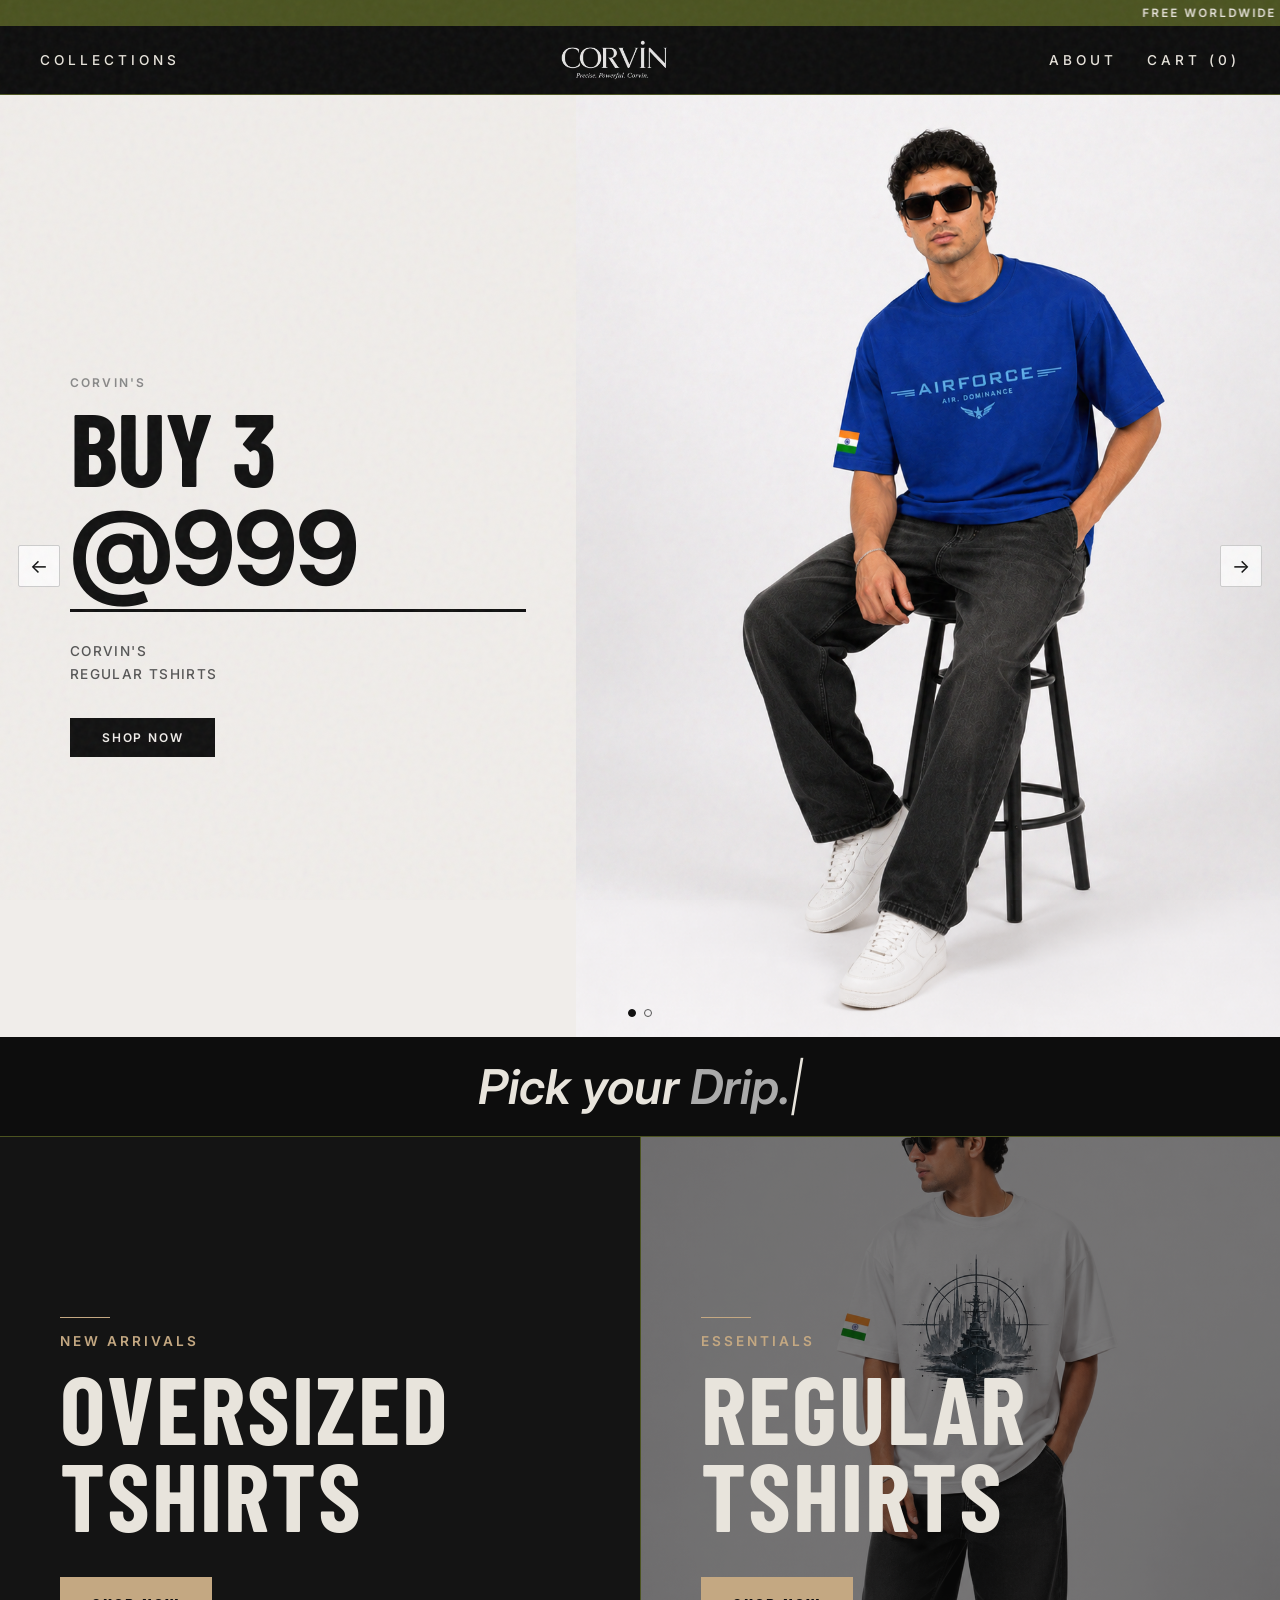
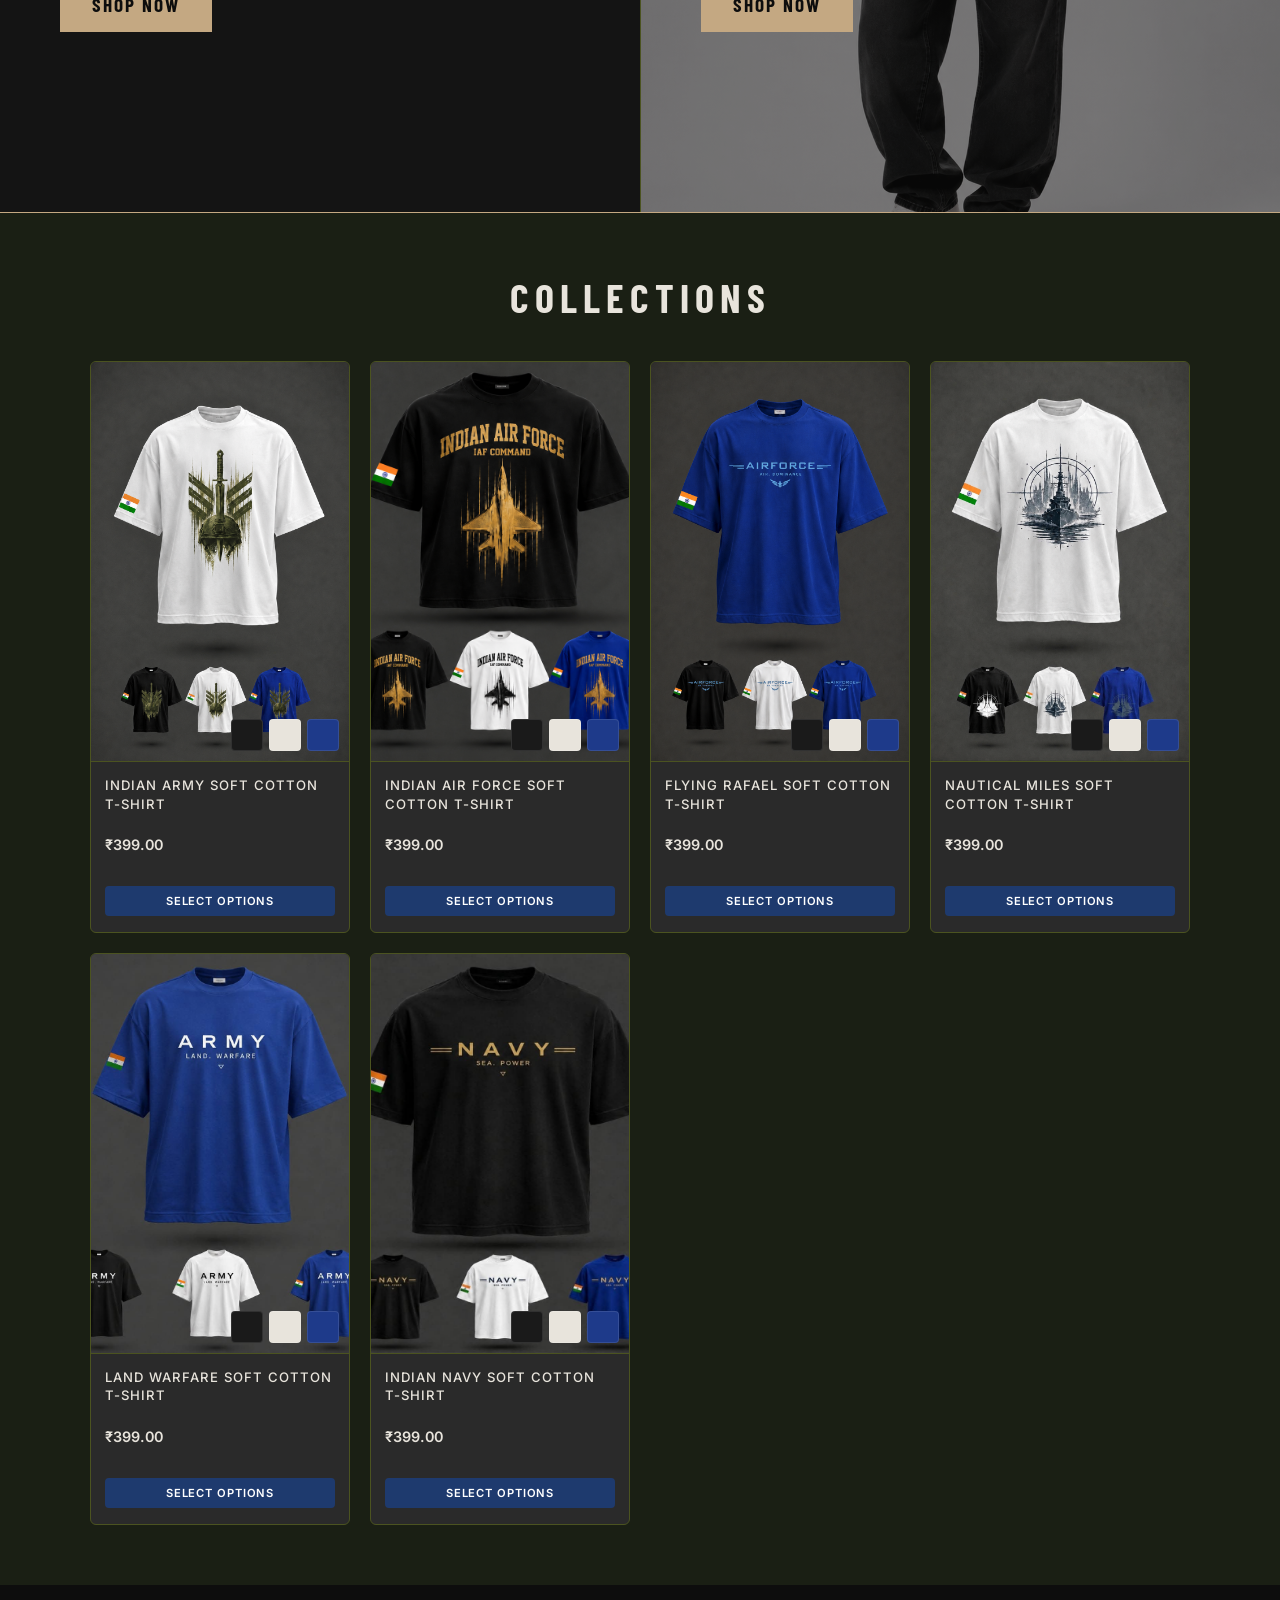
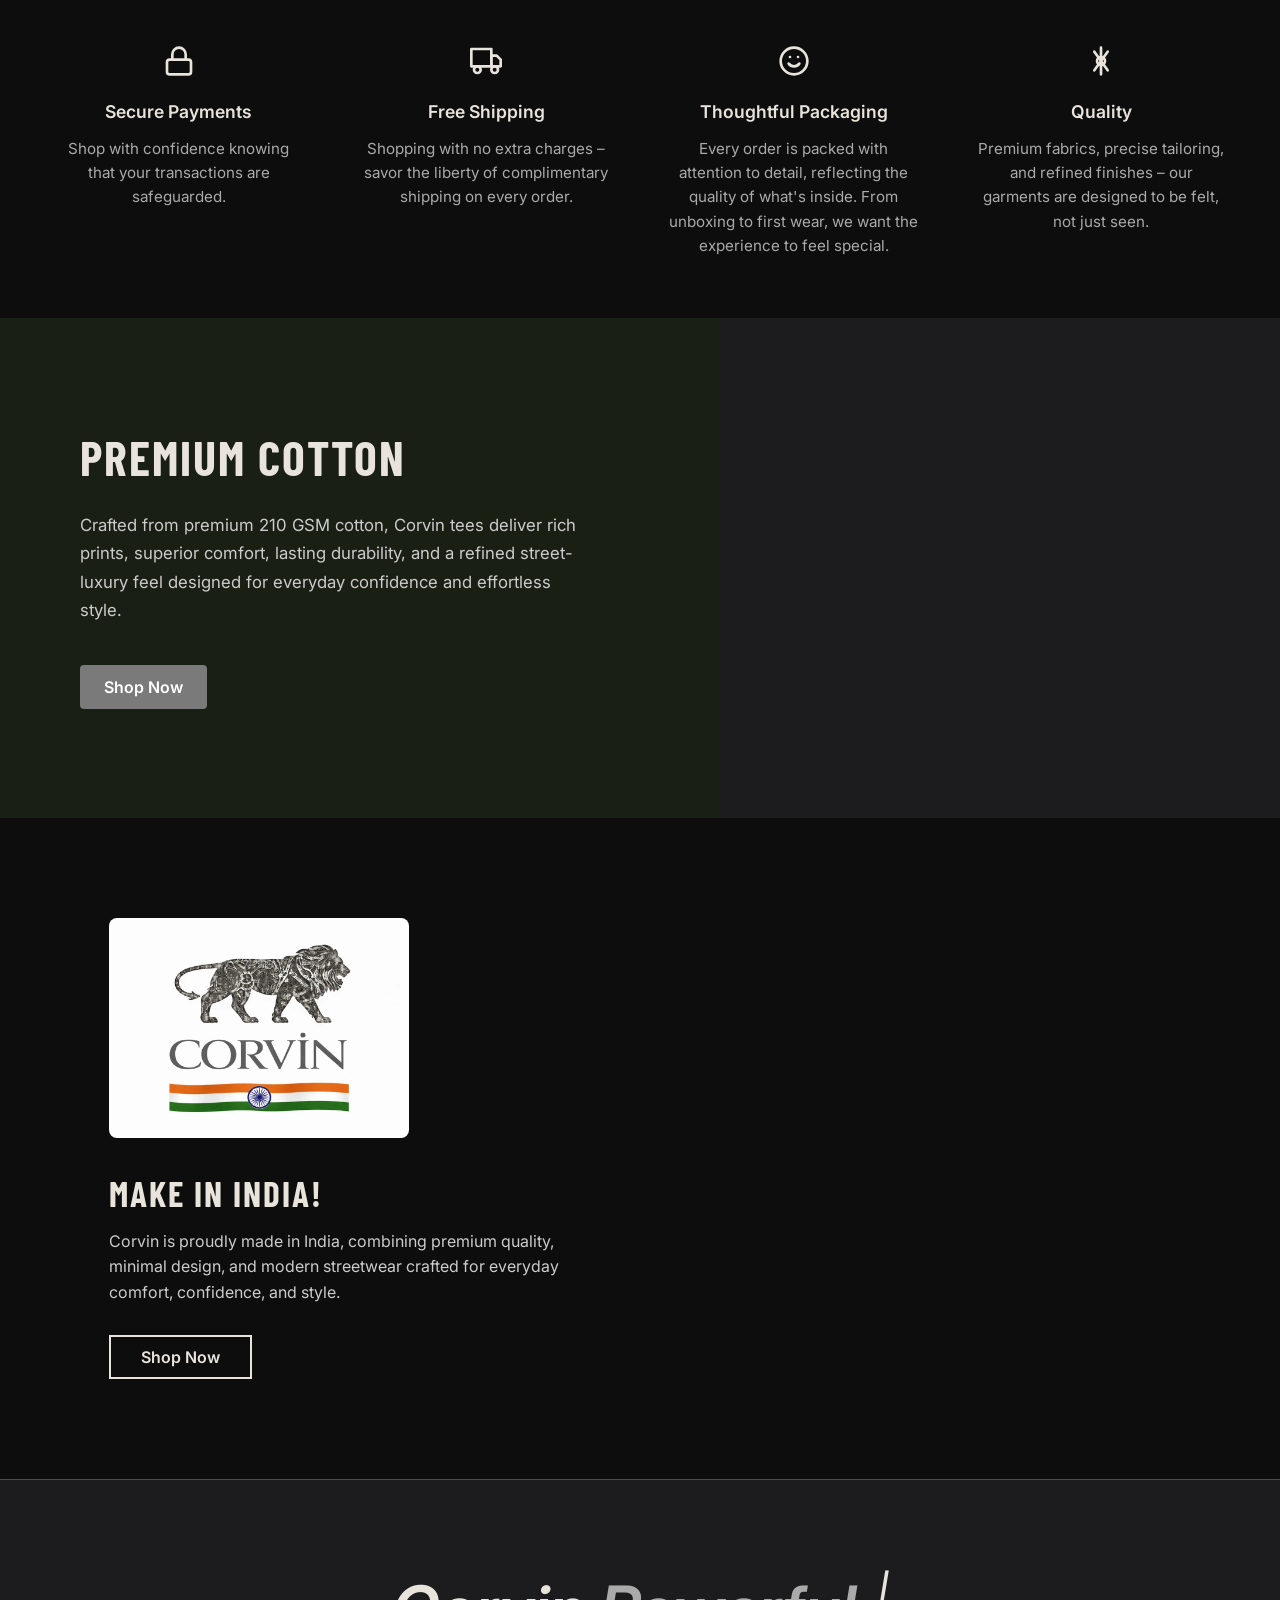
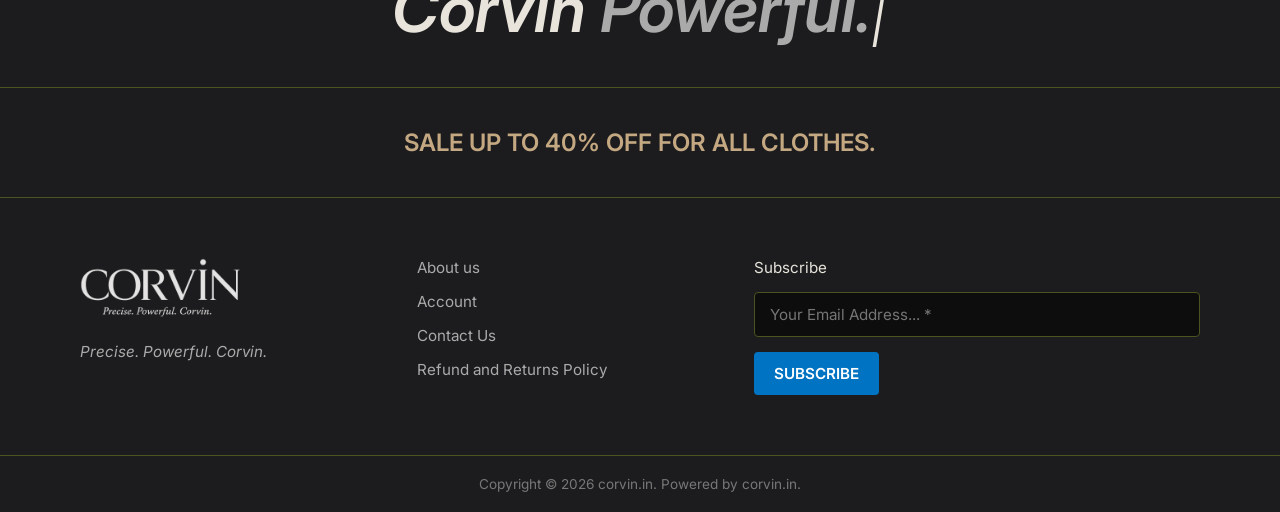
<file: index.html>
<!DOCTYPE html>
<html>
<head>
  <meta charset="UTF-8">
  <meta http-equiv="refresh" content="0; url=/corvin.html">
  <title>Corvin</title>
</head>
<body>
  <script>window.location.replace('/corvin.html');</script>
</body>
</html>
</file>
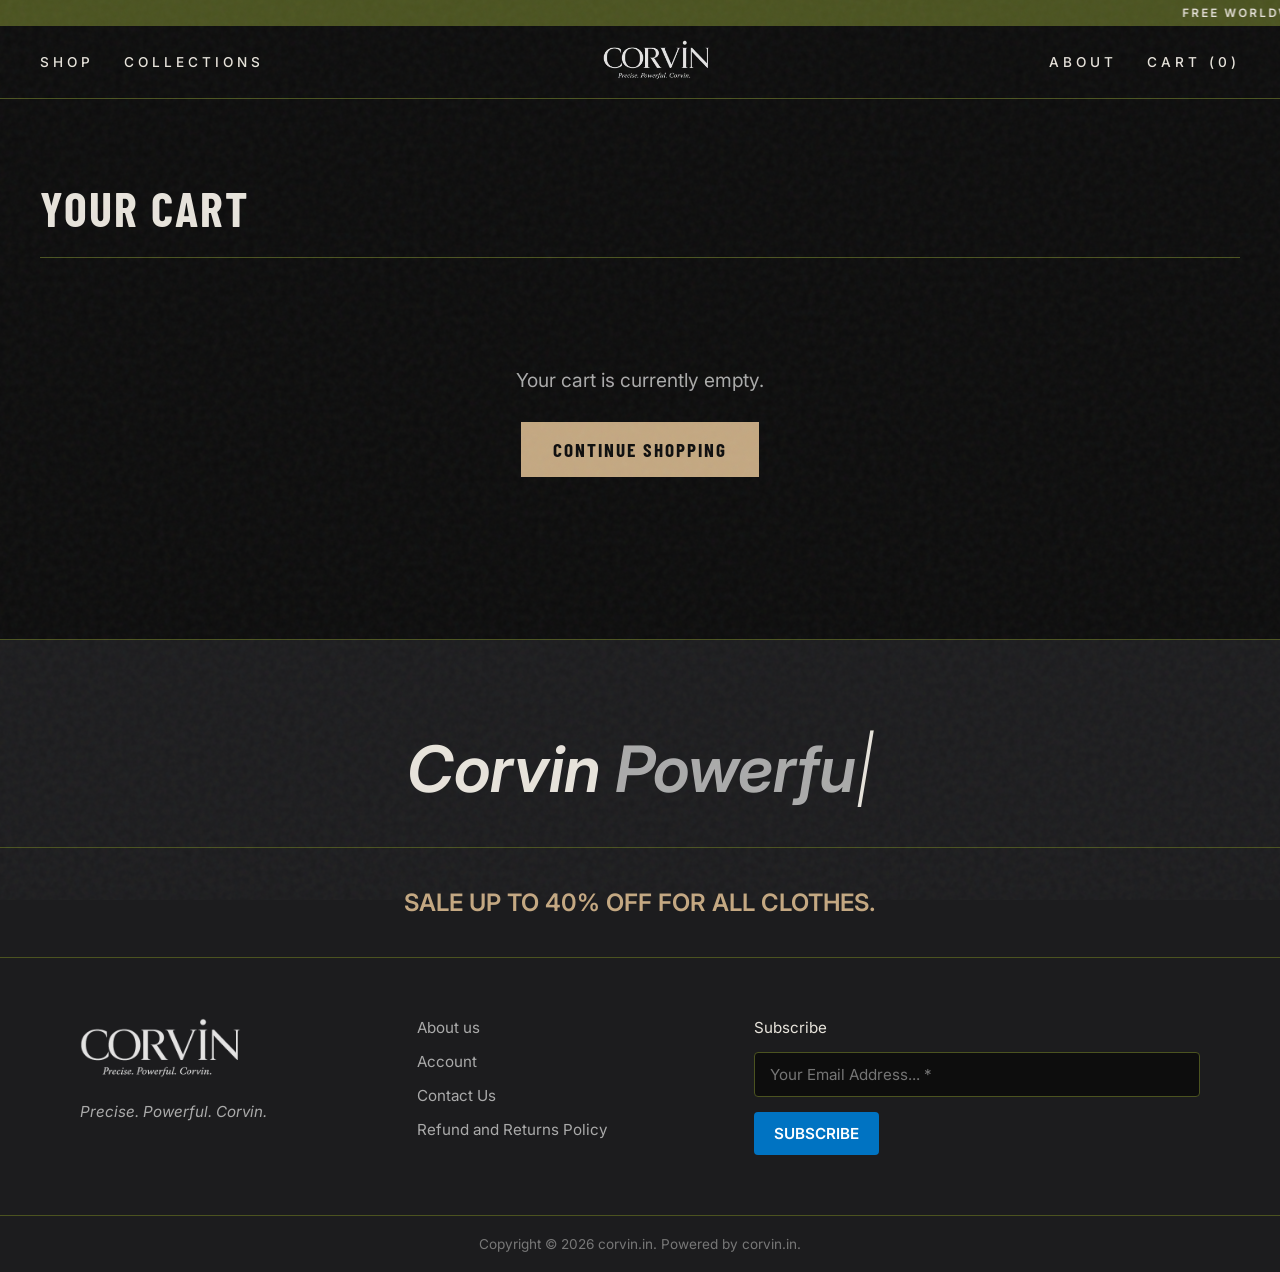
<file: cart.html>
<!DOCTYPE html>
<html lang="en">

<head>
    <meta charset="UTF-8">
    <meta name="viewport" content="width=device-width, initial-scale=1.0">
    <title>Your Cart - CORVIN</title>
    <!-- Fonts: Barlow Condensed for Headings, Inter for Body -->
    <link rel="preconnect" href="https://fonts.googleapis.com">
    <link rel="preconnect" href="https://fonts.gstatic.com" crossorigin>
    <link
        href="https://fonts.googleapis.com/css2?family=Barlow+Condensed:wght@600;700&family=Inter:wght@300;400;500;600;700&display=swap"
        rel="stylesheet">
    <link rel="stylesheet" href="style.css">
</head>

<body>
    <!-- Announcement Bar -->
    <div class="announcement-bar">
        <marquee behavior="scroll" direction="left">FREE WORLDWIDE SHIPPING ON ALL ORDERS OVER $150 // NEW MILITARY
            SURPLUS COLLECTION OUT NOW</marquee>
    </div>

    <!-- Navigation -->
    <nav class="navbar">
        <div class="nav-links">
            <a href="corvin.html">SHOP</a>
            <a href="corvin.html#latest-drops">COLLECTIONS</a>
        </div>
        <div class="logo">
            <a href="corvin.html"><img src="logo.png" alt="CORVIN"></a>
        </div>
        <div class="nav-links">
            <a href="about.html">ABOUT</a>
            <a href="cart.html">CART (0)</a>
        </div>
        <button class="nav-hamburger" id="navHamburger" aria-label="Toggle menu">
            <span></span><span></span><span></span>
        </button>
    </nav>
    <nav class="mobile-nav" id="mobileNav">
        <a href="corvin.html">SHOP</a>
        <a href="corvin.html#latest-drops">COLLECTIONS</a>
        <a href="about.html">ABOUT</a>
        <a href="cart.html">CART (0)</a>
    </nav>

    <main class="cart-main">
        <div class="cart-container">
            <h1 class="page-title">YOUR CART</h1>
            
            <div class="empty-cart-message">
                <p>Your cart is currently empty.</p>
                <a href="corvin.html" class="btn btn-primary">CONTINUE SHOPPING</a>
            </div>
        </div>
    </main>

    <!-- Footer -->
    <footer class="site-footer">
        <div class="footer-top">
            <h2 class="footer-marquee-text">Corvin <span id="typewriter"></span><span class="typewriter-cursor">|</span></h2>
        </div>
        <div class="footer-middle">
            <p class="sale-text">SALE UP TO 40% OFF FOR ALL CLOTHES.</p>
        </div>
        <div class="footer-bottom">
            <div class="footer-logo-col">
                <img src="logo.png" alt="CORVIN" class="footer-logo">
                <p class="tagline">Precise. Powerful. Corvin.</p>
            </div>
            <div class="footer-links-col">
                <a href="about.html">About us</a>
                <a href="#">Account</a>
                <a href="#">Contact Us</a>
                <a href="returns-policy.html">Refund and Returns Policy</a>
            </div>
            <div class="footer-subscribe-col">
                <p class="subscribe-label">Subscribe</p>
                <form class="subscribe-form">
                    <input type="email" placeholder="Your Email Address... *" required>
                    <button type="submit" class="btn-blue">SUBSCRIBE</button>
                </form>
            </div>
        </div>
        <div class="footer-copyright">
            <p>Copyright &copy; 2026 corvin.in. Powered by corvin.in.</p>
        </div>
    </footer>
    <script>
        // Hamburger menu toggle
        const hamburger = document.getElementById('navHamburger');
        const mobileNav = document.getElementById('mobileNav');
        if (hamburger && mobileNav) {
            hamburger.addEventListener('click', () => {
                mobileNav.classList.toggle('open');
            });
        }
    </script>
    <script>
        const typewriterText = document.getElementById('typewriter');
        const words = ['Powerful.', 'Precise.'];
        let wordIndex = 0;
        let charIndex = 0;
        let isDeleting = false;

        function type() {
            const currentWord = words[wordIndex];
            
            if (isDeleting) {
                typewriterText.textContent = currentWord.substring(0, charIndex - 1);
                charIndex--;
            } else {
                typewriterText.textContent = currentWord.substring(0, charIndex + 1);
                charIndex++;
            }

            let typeSpeed = isDeleting ? 40 : 80;

            if (!isDeleting && charIndex === currentWord.length) {
                typeSpeed = 1500; // Pause at end of word
                isDeleting = true;
            } else if (isDeleting && charIndex === 0) {
                isDeleting = false;
                wordIndex = (wordIndex + 1) % words.length;
                typeSpeed = 300; // Pause before typing new word
            }

            setTimeout(type, typeSpeed);
        }

        // Start typing animation on load
        document.addEventListener('DOMContentLoaded', () => {
            setTimeout(type, 1000);
        });
    </script>
</body>
</html>
</file>
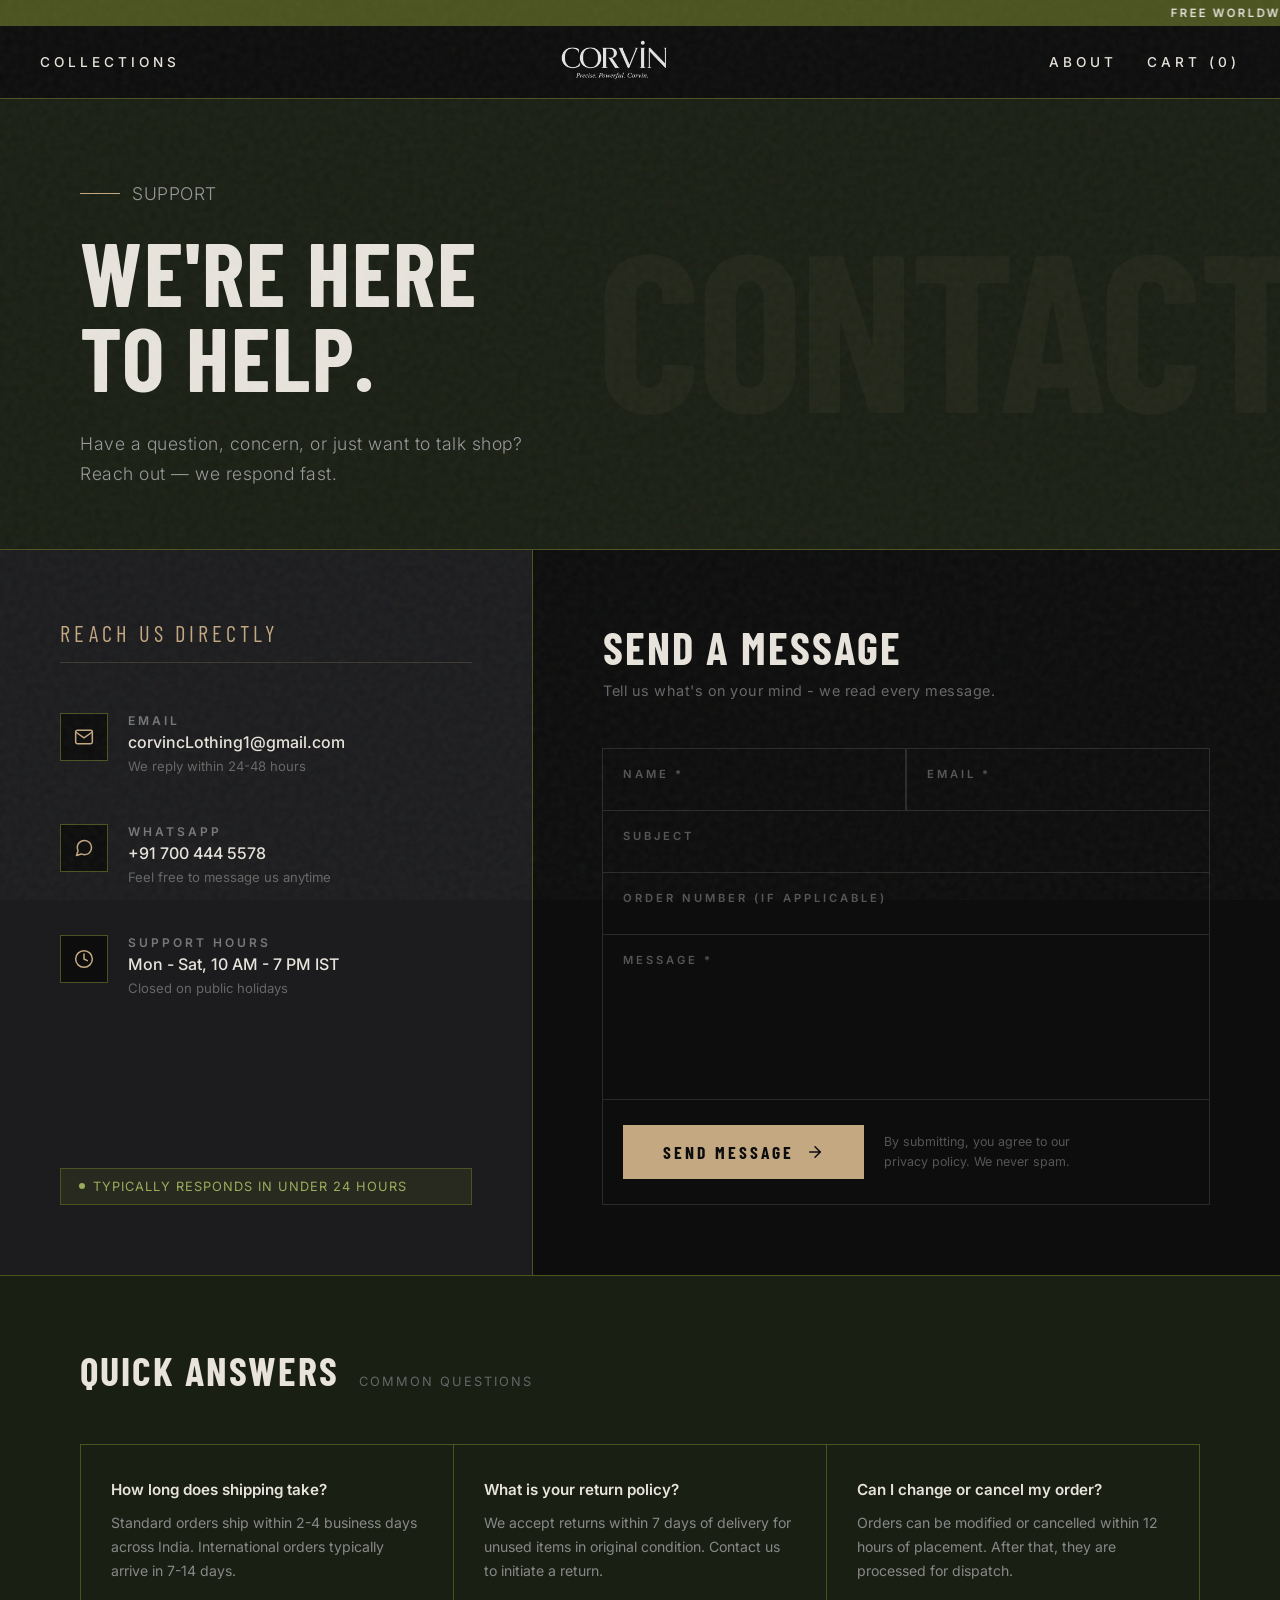
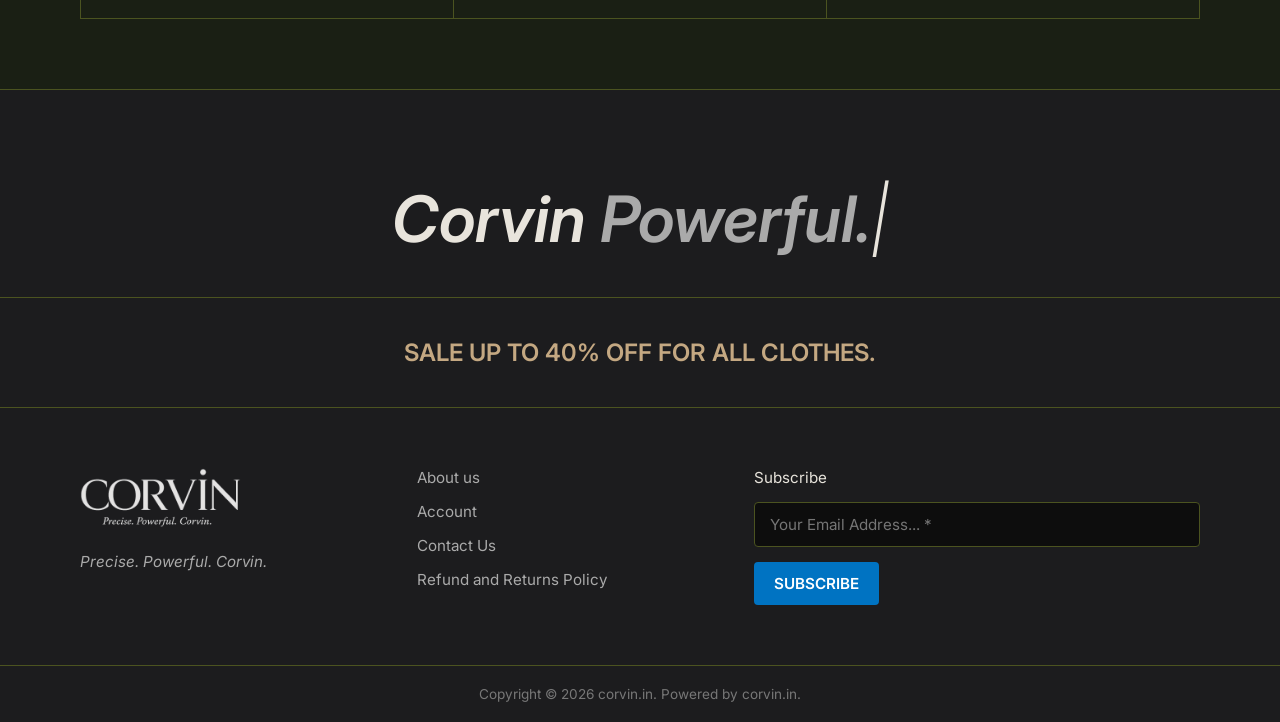
<file: contact.html>
<!DOCTYPE html>
<html lang="en">

<head>
    <meta charset="UTF-8">
    <meta name="viewport" content="width=device-width, initial-scale=1.0">
    <title>Contact Us — CORVIN</title>
    <meta name="description" content="Get in touch with Corvin. We're here to help with any queries about our premium streetwear.">
    <link rel="preconnect" href="https://fonts.googleapis.com">
    <link rel="preconnect" href="https://fonts.gstatic.com" crossorigin>
    <link
        href="https://fonts.googleapis.com/css2?family=Barlow+Condensed:wght@600;700&family=Inter:wght@300;400;500;600;700&display=swap"
        rel="stylesheet">
    <link rel="stylesheet" href="style.css">
    <style>
        /* ─── Contact Page Specific Styles ─── */
        .contact-page {
            background-color: var(--bg-black);
            color: var(--text-offwhite);
            min-height: 100vh;
        }

        /* ─── Hero Banner ─── */
        .contact-hero {
            position: relative;
            background-color: var(--bg-olive);
            border-bottom: 1px solid var(--accent-green);
            padding: 80px 80px 60px;
            overflow: hidden;
        }

        .contact-hero::before {
            content: "CONTACT";
            position: absolute;
            right: -20px;
            top: 50%;
            transform: translateY(-50%);
            font-family: 'Barlow Condensed', sans-serif;
            font-size: 14rem;
            font-weight: 700;
            color: rgba(196, 168, 130, 0.05);
            letter-spacing: -4px;
            pointer-events: none;
            white-space: nowrap;
            line-height: 1;
        }

        .contact-hero-label {
            font-family: 'Inter', sans-serif;
            font-size: 0.8rem;
            font-weight: 600;
            letter-spacing: 5px;
            color: var(--accent-khaki);
            text-transform: uppercase;
            margin-bottom: 20px;
            display: flex;
            align-items: center;
            gap: 12px;
        }

        .contact-hero-label::before {
            content: "";
            display: inline-block;
            width: 40px;
            height: 1px;
            background-color: var(--accent-khaki);
        }

        .contact-hero h1 {
            font-size: clamp(3.5rem, 7vw, 7rem);
            line-height: 0.95;
            letter-spacing: 2px;
            color: var(--text-offwhite);
            margin-bottom: 30px;
        }

        .contact-hero p {
            font-size: 1.1rem;
            color: #999;
            font-weight: 300;
            letter-spacing: 0.5px;
            max-width: 480px;
            line-height: 1.7;
        }

        /* ─── Main Contact Layout ─── */
        .contact-layout {
            display: grid;
            grid-template-columns: 1fr 1.4fr;
            min-height: 700px;
        }

        /* ─── Info Panel ─── */
        .contact-info-panel {
            background-color: var(--bg-grey);
            padding: 70px 60px;
            border-right: 1px solid var(--accent-green);
            display: flex;
            flex-direction: column;
            gap: 50px;
        }

        .contact-info-heading {
            font-family: 'Barlow Condensed', sans-serif;
            font-size: 1.4rem;
            letter-spacing: 4px;
            color: var(--accent-khaki);
            text-transform: uppercase;
            margin-bottom: 0;
            padding-bottom: 16px;
            border-bottom: 1px solid rgba(196, 168, 130, 0.2);
        }

        .contact-channel {
            display: flex;
            align-items: flex-start;
            gap: 20px;
        }

        .channel-icon {
            width: 48px;
            height: 48px;
            border: 1px solid var(--accent-green);
            background-color: var(--bg-black);
            display: flex;
            align-items: center;
            justify-content: center;
            flex-shrink: 0;
            transition: border-color 0.3s, background-color 0.3s;
        }

        .contact-channel:hover .channel-icon {
            border-color: var(--accent-khaki);
            background-color: rgba(196, 168, 130, 0.07);
        }

        .channel-icon svg {
            width: 20px;
            height: 20px;
            stroke: var(--accent-khaki);
            fill: none;
            stroke-width: 1.8;
            stroke-linecap: round;
            stroke-linejoin: round;
        }

        .channel-body {
            display: flex;
            flex-direction: column;
            gap: 4px;
        }

        .channel-label {
            font-family: 'Inter', sans-serif;
            font-size: 0.75rem;
            font-weight: 600;
            letter-spacing: 3px;
            text-transform: uppercase;
            color: #777;
        }

        .channel-value {
            font-family: 'Inter', sans-serif;
            font-size: 1rem;
            font-weight: 500;
            color: var(--text-offwhite);
            text-decoration: none;
            transition: color 0.3s;
        }

        .channel-value:hover {
            color: var(--accent-khaki);
        }

        .channel-note {
            font-size: 0.82rem;
            color: #666;
            margin-top: 2px;
        }

        /* Response time badge */
        .response-badge {
            display: inline-flex;
            align-items: center;
            gap: 8px;
            background-color: rgba(75, 83, 32, 0.25);
            border: 1px solid var(--accent-green);
            padding: 10px 18px;
            font-family: 'Inter', sans-serif;
            font-size: 0.8rem;
            color: #9aad5c;
            letter-spacing: 1px;
            margin-top: auto;
        }

        .response-dot {
            width: 6px;
            height: 6px;
            border-radius: 50%;
            background-color: #9aad5c;
            animation: pulse-dot 2s ease-in-out infinite;
        }

        @keyframes pulse-dot {
            0%, 100% { opacity: 1; transform: scale(1); }
            50% { opacity: 0.4; transform: scale(0.8); }
        }

        /* ─── Form Panel ─── */
        .contact-form-panel {
            background-color: var(--bg-black);
            padding: 70px 70px;
        }

        .form-heading {
            font-family: 'Barlow Condensed', sans-serif;
            font-size: 2.8rem;
            letter-spacing: 2px;
            color: var(--text-offwhite);
            margin-bottom: 8px;
        }

        .form-subheading {
            font-size: 0.9rem;
            color: #666;
            margin-bottom: 50px;
            letter-spacing: 0.5px;
        }

        .contact-form {
            display: flex;
            flex-direction: column;
            gap: 0;
        }

        .form-row {
            display: grid;
            grid-template-columns: 1fr 1fr;
            gap: 1px;
        }

        .form-field {
            position: relative;
            border: 1px solid #2a2a2a;
            margin-top: -1px;
            margin-left: -1px;
            transition: border-color 0.3s;
        }

        .form-field:focus-within {
            border-color: var(--accent-khaki);
            z-index: 1;
        }

        .form-field label {
            position: absolute;
            top: 18px;
            left: 20px;
            font-family: 'Inter', sans-serif;
            font-size: 0.7rem;
            font-weight: 600;
            letter-spacing: 3px;
            text-transform: uppercase;
            color: #555;
            pointer-events: none;
            transition: all 0.25s ease;
        }

        .form-field.has-value label,
        .form-field:focus-within label {
            top: 10px;
            font-size: 0.6rem;
            color: var(--accent-khaki);
        }

        .form-field input,
        .form-field textarea {
            width: 100%;
            padding: 30px 20px 12px;
            background: transparent;
            border: none;
            outline: none;
            color: var(--text-offwhite);
            font-family: 'Inter', sans-serif;
            font-size: 0.95rem;
            font-weight: 400;
            resize: none;
        }

        .form-field textarea {
            min-height: 160px;
        }

        /* Submit Button */
        .submit-row {
            display: flex;
            align-items: center;
            gap: 20px;
            border: 1px solid #2a2a2a;
            margin-top: -1px;
            margin-left: -1px;
            padding: 25px 20px;
        }

        .btn-submit {
            display: inline-flex;
            align-items: center;
            gap: 12px;
            background-color: var(--accent-khaki);
            color: var(--bg-black);
            border: none;
            font-family: 'Barlow Condensed', sans-serif;
            font-weight: 700;
            font-size: 1.1rem;
            letter-spacing: 3px;
            text-transform: uppercase;
            padding: 16px 40px;
            cursor: pointer;
            transition: all 0.3s ease;
            position: relative;
            overflow: hidden;
        }

        .btn-submit::before {
            content: "";
            position: absolute;
            top: 0;
            left: -100%;
            width: 100%;
            height: 100%;
            background: rgba(255,255,255,0.12);
            transition: left 0.4s ease;
        }

        .btn-submit:hover::before {
            left: 0;
        }

        .btn-submit:hover {
            background-color: #d8c09d;
        }

        .btn-submit:disabled {
            opacity: 0.6;
            cursor: default;
        }

        .btn-submit svg {
            width: 18px;
            height: 18px;
            stroke: var(--bg-black);
            fill: none;
            stroke-width: 2;
            stroke-linecap: round;
            stroke-linejoin: round;
            transition: transform 0.3s;
        }

        .btn-submit:hover svg {
            transform: translateX(4px);
        }

        .privacy-note {
            font-size: 0.78rem;
            color: #555;
            line-height: 1.6;
        }

        /* ─── Success State ─── */
        .form-success {
            display: none;
            flex-direction: column;
            align-items: flex-start;
            gap: 20px;
            padding: 50px 0;
        }

        .success-icon {
            width: 60px;
            height: 60px;
            border: 1px solid var(--accent-green);
            display: flex;
            align-items: center;
            justify-content: center;
        }

        .success-icon svg {
            width: 28px;
            height: 28px;
            stroke: var(--accent-khaki);
            fill: none;
            stroke-width: 2;
            stroke-linecap: round;
            stroke-linejoin: round;
        }

        .success-title {
            font-family: 'Barlow Condensed', sans-serif;
            font-size: 2.5rem;
            letter-spacing: 2px;
            color: var(--text-offwhite);
        }

        .success-text {
            font-size: 0.95rem;
            color: #999;
            line-height: 1.7;
        }

        /* ─── FAQ Strip ─── */
        .contact-faq {
            background-color: var(--bg-olive);
            border-top: 1px solid var(--accent-green);
            padding: 70px 80px;
        }

        .faq-header {
            display: flex;
            align-items: baseline;
            gap: 20px;
            margin-bottom: 50px;
        }

        .faq-header h2 {
            font-size: 2.5rem;
            letter-spacing: 2px;
            color: var(--text-offwhite);
        }

        .faq-header span {
            font-size: 0.8rem;
            color: #666;
            letter-spacing: 2px;
            text-transform: uppercase;
        }

        .faq-grid {
            display: grid;
            grid-template-columns: repeat(3, 1fr);
            gap: 1px;
            background-color: var(--accent-green);
            border: 1px solid var(--accent-green);
        }

        .faq-item {
            background-color: var(--bg-olive);
            padding: 35px 30px;
            transition: background-color 0.3s;
        }

        .faq-item:hover {
            background-color: rgba(75, 83, 32, 0.4);
        }

        .faq-q {
            font-family: 'Inter', sans-serif;
            font-size: 0.95rem;
            font-weight: 600;
            color: var(--text-offwhite);
            margin-bottom: 12px;
        }

        .faq-a {
            font-size: 0.88rem;
            color: #888;
            line-height: 1.7;
        }

        /* ─── Responsive ─── */
        @media (max-width: 1024px) {
            .contact-layout {
                grid-template-columns: 1fr;
            }
            .contact-info-panel {
                border-right: none;
                border-bottom: 1px solid var(--accent-green);
            }
            .faq-grid {
                grid-template-columns: 1fr;
            }
        }

        @media (max-width: 768px) {
            .contact-hero {
                padding: 60px 30px 50px;
            }
            .contact-hero::before {
                font-size: 7rem;
            }
            .contact-info-panel,
            .contact-form-panel {
                padding: 50px 30px;
            }
            .form-row {
                grid-template-columns: 1fr;
            }
            .contact-faq {
                padding: 60px 30px;
            }
            .faq-header h2 {
                font-size: 2rem;
            }
        }
    </style>
</head>

<body>
    <!-- Announcement Bar -->
    <div class="announcement-bar">
        <marquee behavior="scroll" direction="left">FREE WORLDWIDE SHIPPING ON ALL ORDERS OVER $150 // NEW MILITARY
            SURPLUS COLLECTION OUT NOW</marquee>
    </div>

    <!-- Navigation -->
    <nav class="navbar">
        <div class="nav-links">
            <a href="corvin.html#latest-drops">COLLECTIONS</a>
        </div>
        <div class="logo">
            <a href="corvin.html"><img src="logo.png" alt="CORVIN"></a>
        </div>
        <div class="nav-links">
            <a href="about.html">ABOUT</a>
            <a href="cart.html">CART (0)</a>
        </div>
        <button class="nav-hamburger" id="navHamburger" aria-label="Toggle menu">
            <span></span><span></span><span></span>
        </button>
    </nav>
    <nav class="mobile-nav" id="mobileNav">
        <a href="corvin.html#latest-drops">COLLECTIONS</a>
        <a href="about.html">ABOUT</a>
        <a href="cart.html">CART (0)</a>
    </nav>

    <!-- Contact Page -->
    <main class="contact-page">

        <!-- Hero Banner -->
        <section class="contact-hero">
            <p class="contact-hero-label">Support</p>
            <h1>WE'RE HERE<br>TO HELP.</h1>
            <p>Have a question, concern, or just want to talk shop? Reach out — we respond fast.</p>
        </section>

        <!-- Main Two-Column Layout -->
        <div class="contact-layout">

            <!-- Left: Contact Info -->
            <aside class="contact-info-panel">
                <p class="contact-info-heading">Reach Us Directly</p>

                <!-- Email -->
                <div class="contact-channel">
                    <div class="channel-icon">
                        <svg viewBox="0 0 24 24">
                            <path d="M4 4h16c1.1 0 2 .9 2 2v12c0 1.1-.9 2-2 2H4c-1.1 0-2-.9-2-2V6c0-1.1.9-2 2-2z"/>
                            <polyline points="22,6 12,13 2,6"/>
                        </svg>
                    </div>
                    <div class="channel-body">
                        <span class="channel-label">Email</span>
                        <a href="mailto:corvincLothing1@gmail.com" class="channel-value">corvincLothing1@gmail.com</a>
                        <span class="channel-note">We reply within 24-48 hours</span>
                    </div>
                </div>

                <!-- WhatsApp -->
                <div class="contact-channel">
                    <div class="channel-icon">
                        <svg viewBox="0 0 24 24">
                            <path d="M21 11.5a8.38 8.38 0 0 1-.9 3.8 8.5 8.5 0 0 1-7.6 4.7 8.38 8.38 0 0 1-3.8-.9L3 21l1.9-5.7a8.38 8.38 0 0 1-.9-3.8 8.5 8.5 0 0 1 4.7-7.6 8.38 8.38 0 0 1 3.8-.9h.5a8.48 8.48 0 0 1 8 8v.5z"/>
                        </svg>
                    </div>
                    <div class="channel-body">
                        <span class="channel-label">WhatsApp</span>
                        <a href="https://wa.me/917004445578" target="_blank" class="channel-value">+91 700 444 5578</a>
                        <span class="channel-note">Feel free to message us anytime</span>
                    </div>
                </div>

                <!-- Hours -->
                <div class="contact-channel">
                    <div class="channel-icon">
                        <svg viewBox="0 0 24 24">
                            <circle cx="12" cy="12" r="10"/>
                            <polyline points="12 6 12 12 16 14"/>
                        </svg>
                    </div>
                    <div class="channel-body">
                        <span class="channel-label">Support Hours</span>
                        <span class="channel-value">Mon - Sat, 10 AM - 7 PM IST</span>
                        <span class="channel-note">Closed on public holidays</span>
                    </div>
                </div>

                <div class="response-badge">
                    <span class="response-dot"></span>
                    TYPICALLY RESPONDS IN UNDER 24 HOURS
                </div>
            </aside>

            <!-- Right: Contact Form -->
            <section class="contact-form-panel">
                <h2 class="form-heading">SEND A MESSAGE</h2>
                <p class="form-subheading">Tell us what's on your mind - we read every message.</p>

                <form class="contact-form" id="contactForm" novalidate>
                    <div class="form-row">
                        <div class="form-field" id="field-name">
                            <label for="contact-name">Name *</label>
                            <input type="text" id="contact-name" name="name" autocomplete="name" required>
                        </div>
                        <div class="form-field" id="field-email">
                            <label for="contact-email">Email *</label>
                            <input type="email" id="contact-email" name="email" autocomplete="email" required>
                        </div>
                    </div>

                    <div class="form-row" style="grid-template-columns: 1fr;">
                        <div class="form-field" id="field-subject">
                            <label for="contact-subject">Subject</label>
                            <input type="text" id="contact-subject" name="subject">
                        </div>
                    </div>

                    <div class="form-row" style="grid-template-columns: 1fr;">
                        <div class="form-field" id="field-order">
                            <label for="contact-order">Order Number (if applicable)</label>
                            <input type="text" id="contact-order" name="order">
                        </div>
                    </div>

                    <div class="form-row" style="grid-template-columns: 1fr;">
                        <div class="form-field" id="field-message">
                            <label for="contact-message">Message *</label>
                            <textarea id="contact-message" name="message" required></textarea>
                        </div>
                    </div>

                    <div class="submit-row">
                        <button type="submit" class="btn-submit" id="submitBtn">
                            SEND MESSAGE
                            <svg viewBox="0 0 24 24">
                                <line x1="5" y1="12" x2="19" y2="12"/>
                                <polyline points="12 5 19 12 12 19"/>
                            </svg>
                        </button>
                        <p class="privacy-note">By submitting, you agree to our<br>privacy policy. We never spam.</p>
                    </div>
                </form>

                <!-- Success Message -->
                <div class="form-success" id="formSuccess">
                    <div class="success-icon">
                        <svg viewBox="0 0 24 24">
                            <polyline points="20 6 9 17 4 12"/>
                        </svg>
                    </div>
                    <h3 class="success-title">MESSAGE SENT</h3>
                    <p class="success-text">Thanks for reaching out. We'll get back to you<br>within 24-48 hours.</p>
                </div>
            </section>
        </div>

        <!-- FAQ Strip -->
        <section class="contact-faq">
            <div class="faq-header">
                <h2>QUICK ANSWERS</h2>
                <span>Common Questions</span>
            </div>
            <div class="faq-grid">
                <div class="faq-item">
                    <p class="faq-q">How long does shipping take?</p>
                    <p class="faq-a">Standard orders ship within 2-4 business days across India. International orders typically arrive in 7-14 days.</p>
                </div>
                <div class="faq-item">
                    <p class="faq-q">What is your return policy?</p>
                    <p class="faq-a">We accept returns within 7 days of delivery for unused items in original condition. Contact us to initiate a return.</p>
                </div>
                <div class="faq-item">
                    <p class="faq-q">Can I change or cancel my order?</p>
                    <p class="faq-a">Orders can be modified or cancelled within 12 hours of placement. After that, they are processed for dispatch.</p>
                </div>
            </div>
        </section>

    </main>

    <!-- Footer -->
    <footer class="site-footer">
        <div class="footer-top">
            <h2 class="footer-marquee-text">Corvin <span id="typewriter"></span><span class="typewriter-cursor">|</span></h2>
        </div>
        <div class="footer-middle">
            <p class="sale-text">SALE UP TO 40% OFF FOR ALL CLOTHES.</p>
        </div>
        <div class="footer-bottom">
            <div class="footer-logo-col">
                <img src="logo.png" alt="CORVIN" class="footer-logo">
                <p class="tagline">Precise. Powerful. Corvin.</p>
            </div>
            <div class="footer-links-col">
                <a href="about.html">About us</a>
                <a href="#">Account</a>
                <a href="contact.html">Contact Us</a>
                <a href="returns-policy.html">Refund and Returns Policy</a>
            </div>
            <div class="footer-subscribe-col">
                <p class="subscribe-label">Subscribe</p>
                <form class="subscribe-form">
                    <input type="email" placeholder="Your Email Address... *" required>
                    <button type="submit" class="btn-blue">SUBSCRIBE</button>
                </form>
            </div>
        </div>
        <div class="footer-copyright">
            <p>Copyright &copy; 2026 corvin.in. Powered by corvin.in.</p>
        </div>
    </footer>

    <script>
        // Hamburger menu toggle
        const hamburger = document.getElementById('navHamburger');
        const mobileNav = document.getElementById('mobileNav');
        if (hamburger && mobileNav) {
            hamburger.addEventListener('click', () => {
                mobileNav.classList.toggle('open');
            });
        }
    </script>

    <script>
        // Floating label behaviour
        document.querySelectorAll('.form-field input, .form-field textarea').forEach(function(input) {
            var field = input.closest('.form-field');
            function checkValue() {
                field.classList.toggle('has-value', input.value.trim().length > 0);
            }
            input.addEventListener('input', checkValue);
            input.addEventListener('blur', checkValue);
            checkValue();
        });

        // Form submit handler
        document.getElementById('contactForm').addEventListener('submit', function(e) {
            e.preventDefault();
            var btn = document.getElementById('submitBtn');
            btn.textContent = 'SENDING...';
            btn.disabled = true;
            setTimeout(function() {
                document.getElementById('contactForm').style.display = 'none';
                var success = document.getElementById('formSuccess');
                success.style.display = 'flex';
            }, 1200);
        });
    </script>
    <script>
        const typewriterText = document.getElementById('typewriter');
        const words = ['Powerful.', 'Precise.'];
        let wordIndex = 0;
        let charIndex = 0;
        let isDeleting = false;

        function type() {
            const currentWord = words[wordIndex];
            
            if (isDeleting) {
                typewriterText.textContent = currentWord.substring(0, charIndex - 1);
                charIndex--;
            } else {
                typewriterText.textContent = currentWord.substring(0, charIndex + 1);
                charIndex++;
            }

            let typeSpeed = isDeleting ? 40 : 80;

            if (!isDeleting && charIndex === currentWord.length) {
                typeSpeed = 1500; // Pause at end of word
                isDeleting = true;
            } else if (isDeleting && charIndex === 0) {
                isDeleting = false;
                wordIndex = (wordIndex + 1) % words.length;
                typeSpeed = 300; // Pause before typing new word
            }

            setTimeout(type, typeSpeed);
        }

        // Start typing animation on load
        document.addEventListener('DOMContentLoaded', () => {
            setTimeout(type, 1000);
        });
    </script>
</body>

</html>
</file>
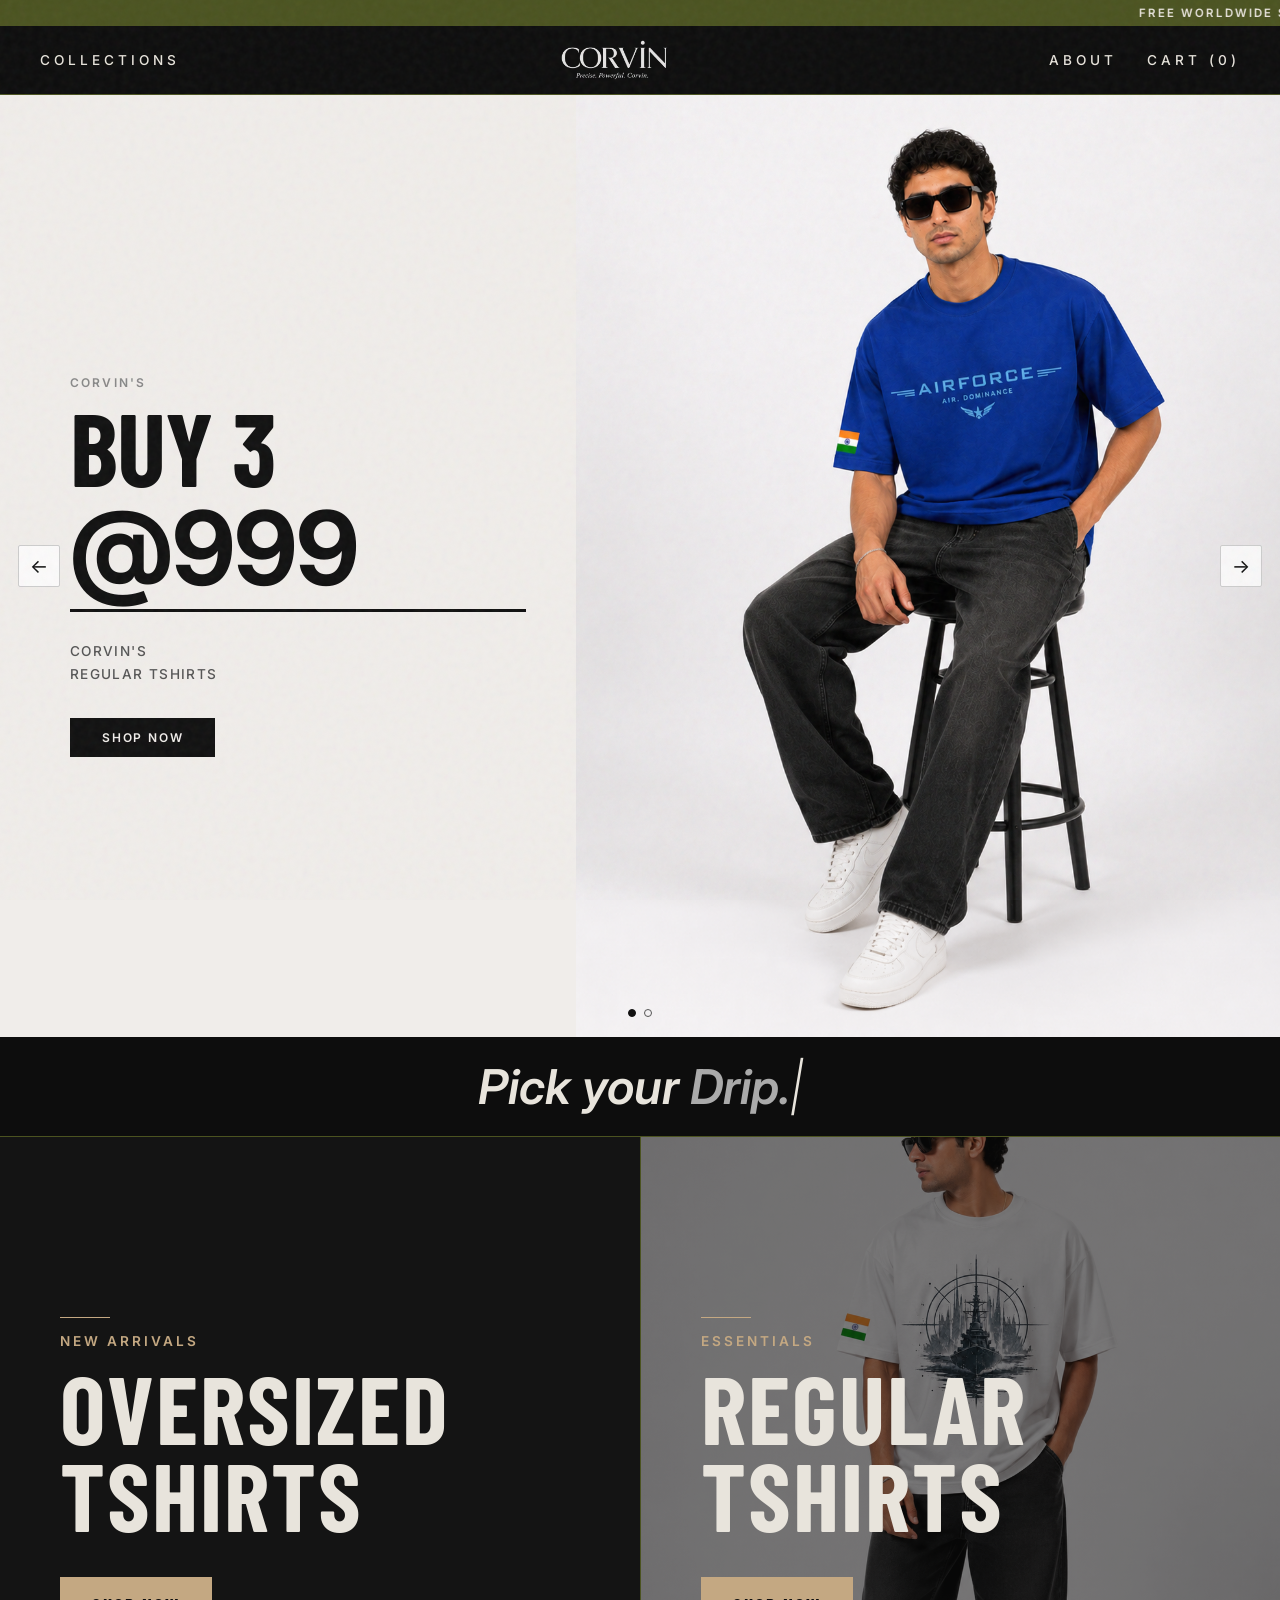
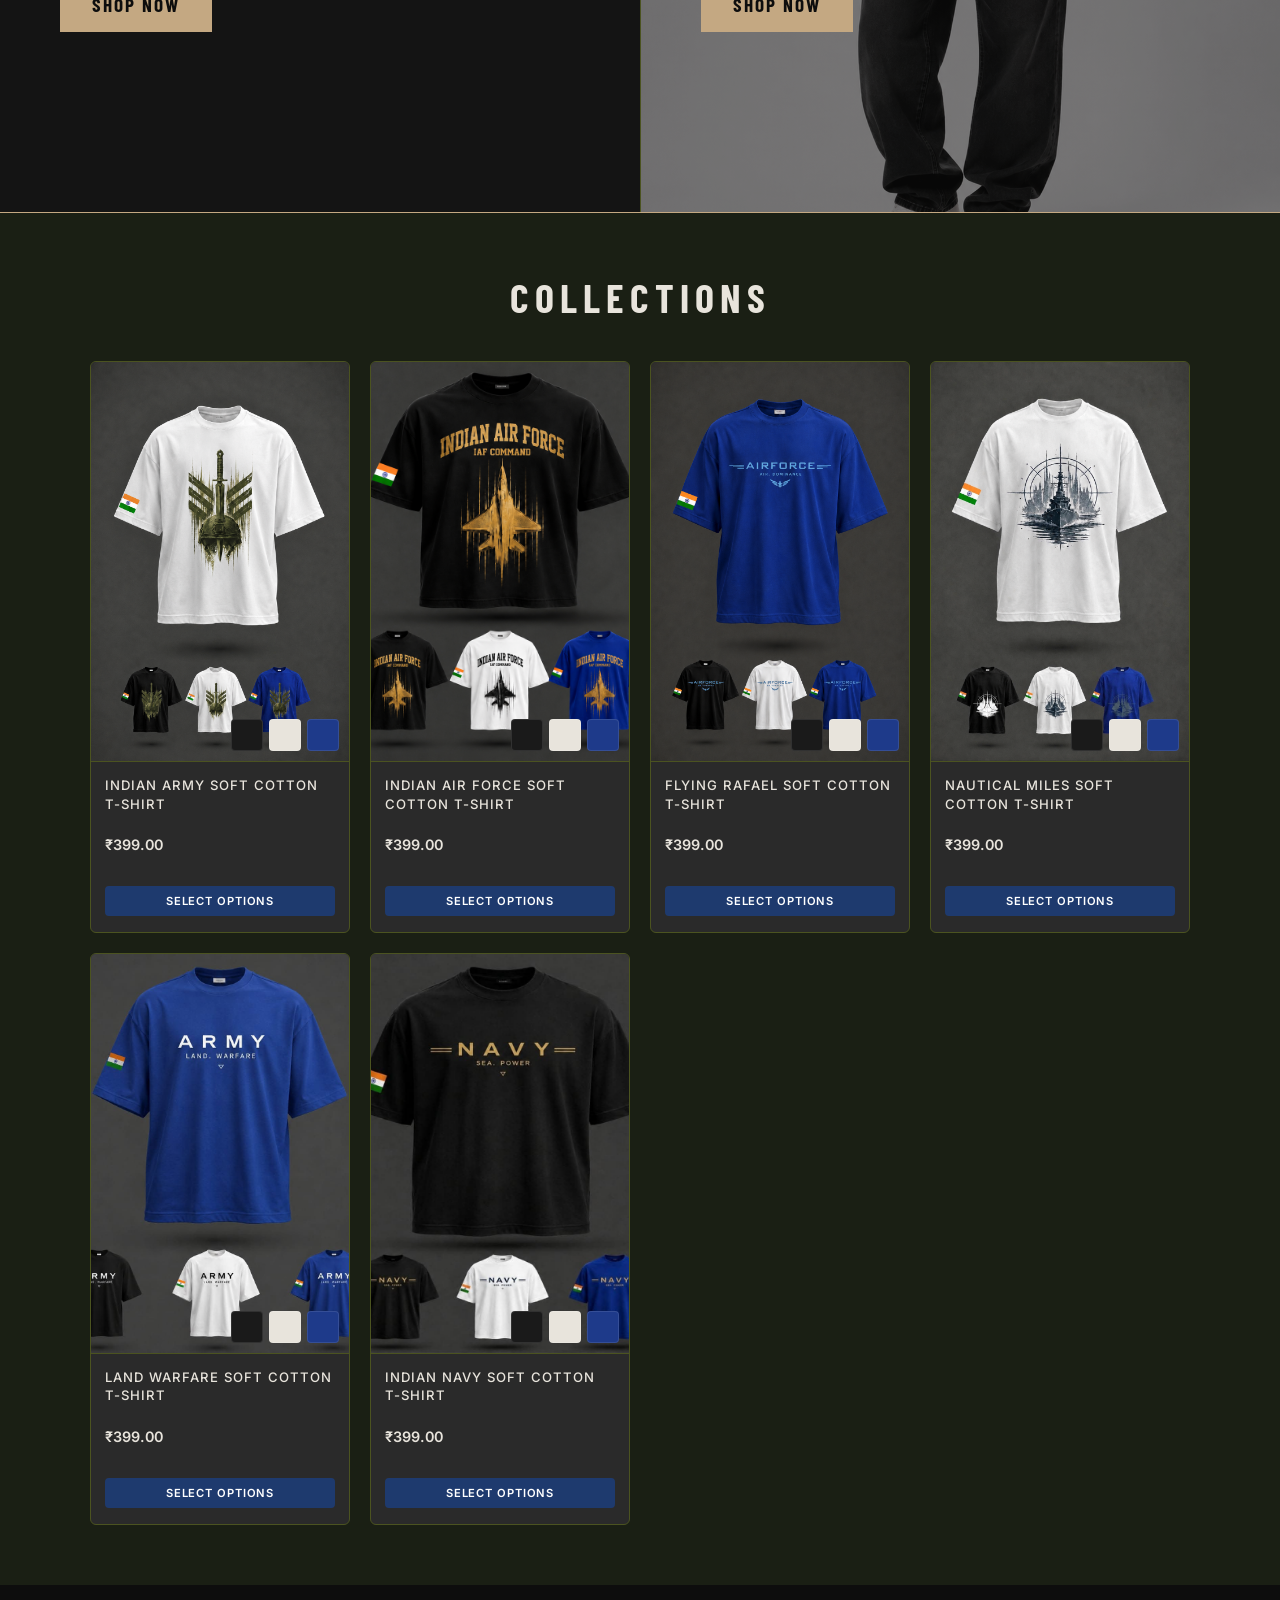
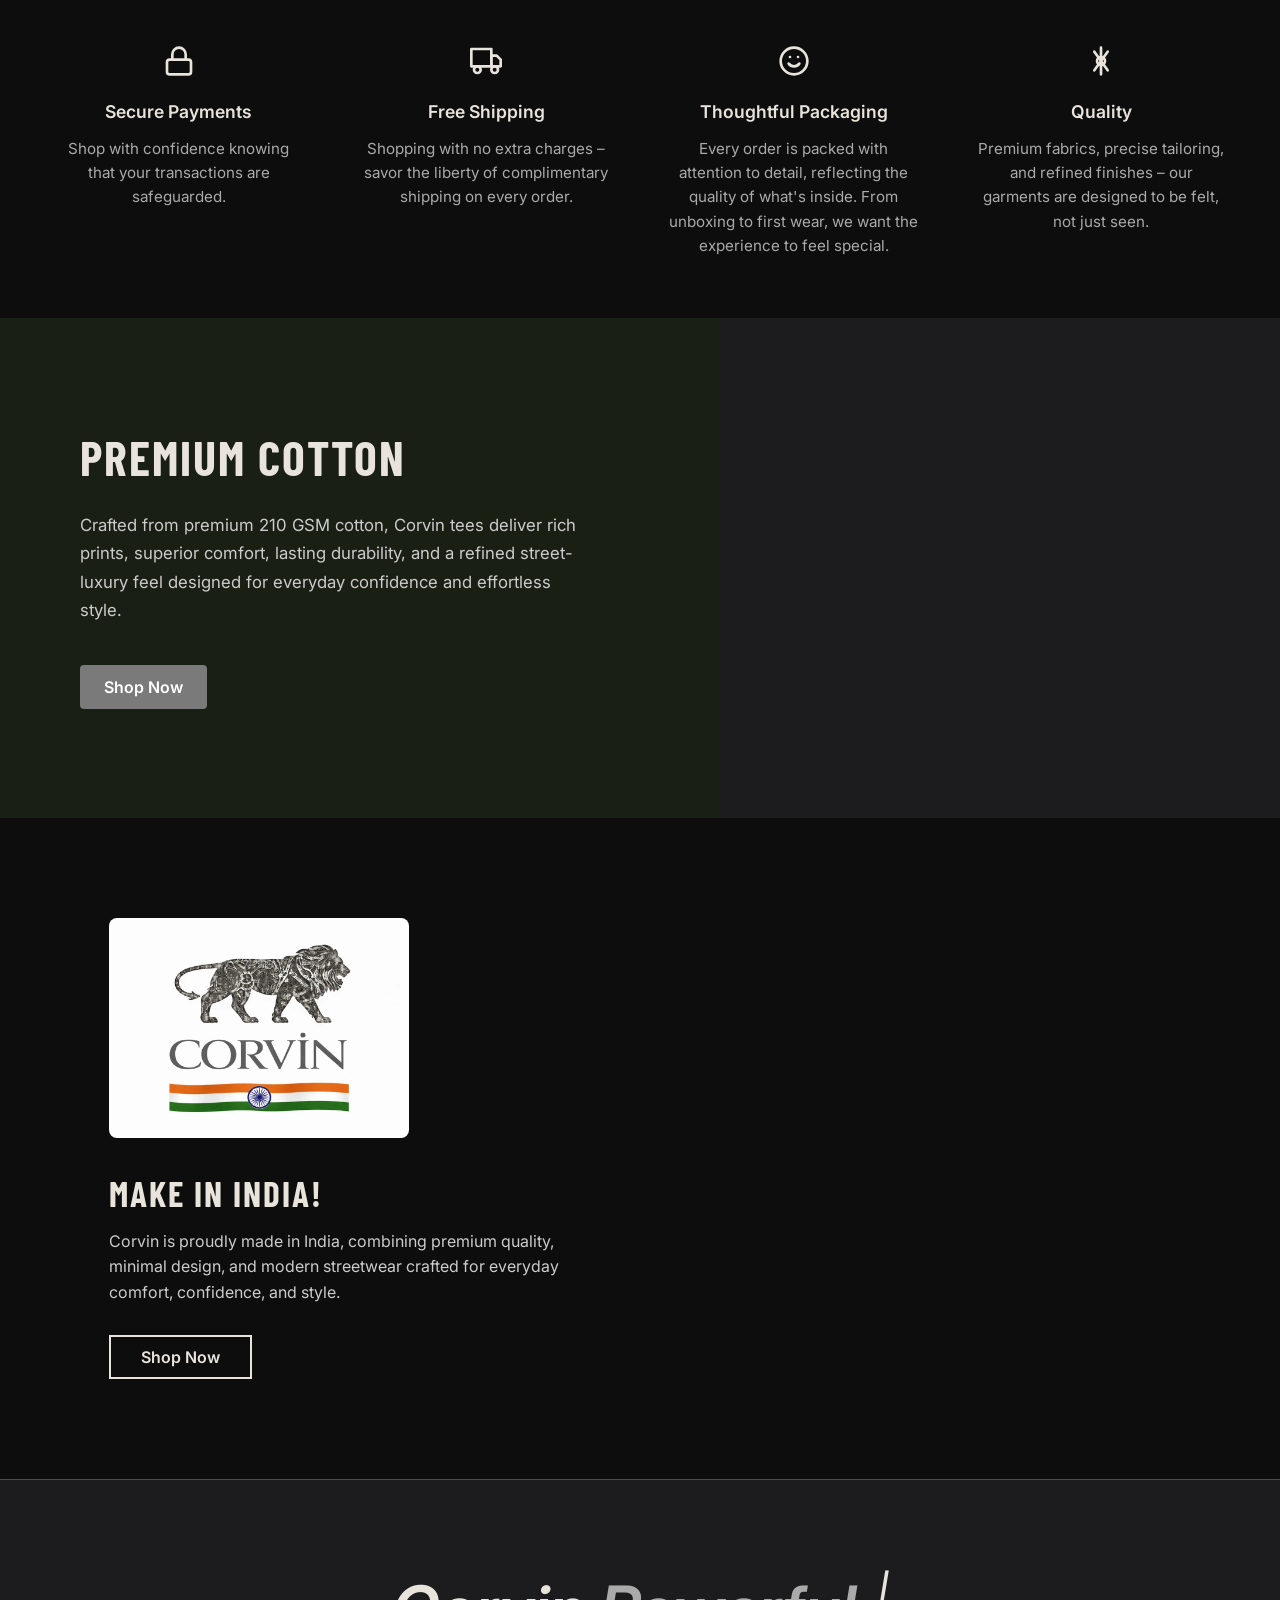
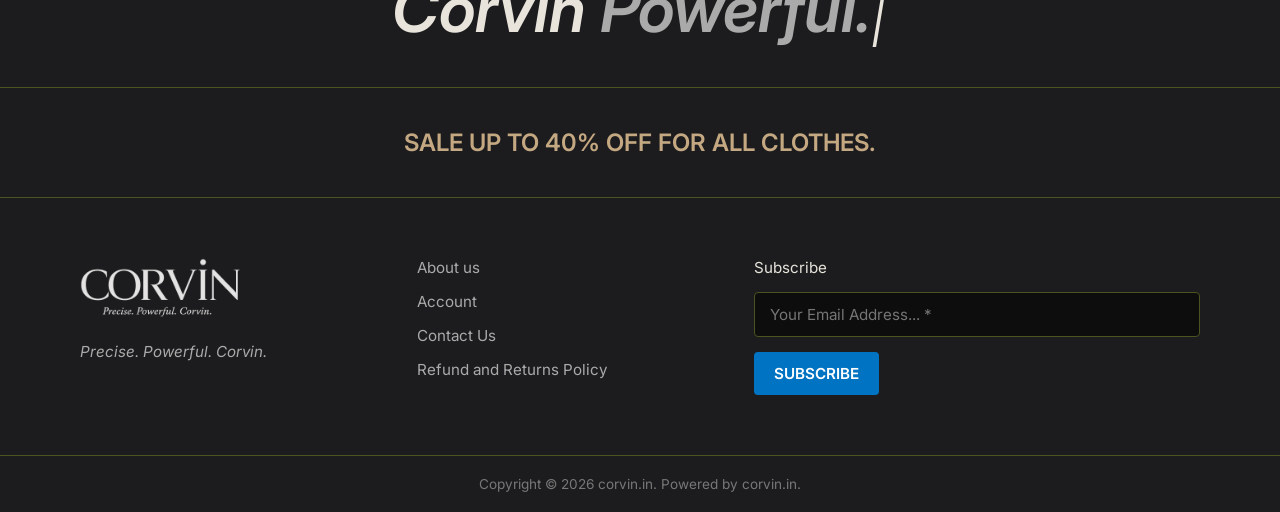
<file: corvin.html>
<!DOCTYPE html>
<html lang="en">

<head>
    <meta charset="UTF-8">
    <meta name="viewport" content="width=device-width, initial-scale=1.0">
    <title>CORVIN</title>
    <!-- Fonts: Barlow Condensed for Headings, Inter for Body -->
    <link rel="preconnect" href="https://fonts.googleapis.com">
    <link rel="preconnect" href="https://fonts.gstatic.com" crossorigin>
    <link
        href="https://fonts.googleapis.com/css2?family=Barlow+Condensed:wght@600;700&family=Inter:wght@300;400;500;600;700&display=swap"
        rel="stylesheet">
    <link rel="stylesheet" href="style.css">
</head>

<body>
    <!-- Announcement Bar -->
    <div class="announcement-bar">
        <marquee behavior="scroll" direction="left">FREE WORLDWIDE SHIPPING ON ALL ORDERS OVER $150 // NEW MILITARY
            SURPLUS COLLECTION OUT NOW</marquee>
    </div>

    <!-- Navigation -->
        <nav class="navbar">
            <div class="nav-links">
                <a href="#latest-drops">COLLECTIONS</a>
            </div>
            <div class="logo">
                <img src="logo.png" alt="CORVIN">
            </div>
            <div class="nav-links">
                <a href="about.html">ABOUT</a>
                <a href="cart.html">CART (0)</a>
            </div>
            <button class="nav-hamburger" id="navHamburger" aria-label="Toggle menu">
                <span></span><span></span><span></span>
            </button>
        </nav>
        <nav class="mobile-nav" id="mobileNav">
            <a href="#latest-drops">COLLECTIONS</a>
            <a href="about.html">ABOUT</a>
            <a href="cart.html">CART (0)</a>
        </nav>

        <!-- Product Slideshow -->
        <section class="promo-slideshow">
            <!-- Slide 1 -->
            <div class="promo-slide promo-slide-active">
                <div class="promo-text-side">
                    <p class="promo-sub-label">CORVIN'S</p>
                    <h2 class="promo-deal">BUY 3<br><span>@999</span></h2>
                    <p class="promo-category">CORVIN'S<br>REGULAR TSHIRTS</p>
                    <a href="regular.html" class="promo-cta">SHOP NOW</a>
                </div>
                <div class="promo-image-side">
                    <img src="slideshow.png" alt="Buy 3 Oversized Tshirts" class="promo-img">
                </div>
            </div>

            <!-- Slide 2 -->
            <div class="promo-slide">
                <div class="promo-text-side">
                    <p class="promo-sub-label">CORVIN'S</p>
                    <h2 class="promo-deal">NEW<br><span>DROP</span></h2>
                    <p class="promo-category">CORVIN'S<br>REGULAR TSHIRTS</p>
                    <a href="regular.html" class="promo-cta">SHOP NOW</a>
                </div>
                <div class="promo-image-side">
                    <img src="slideshow2.png" alt="New Drop Regular Tshirts" class="promo-img">
                </div>
            </div>
            <!-- Slideshow Controls -->
            <div class="promo-nav-dots">
                <button class="promo-dot promo-dot-active" data-index="0" aria-label="Slide 1"></button>
                <button class="promo-dot" data-index="1" aria-label="Slide 2"></button>
    
            </div>
            <button class="promo-arrow promo-arrow-prev" id="promoPrev" aria-label="Previous slide">&#8592;</button>
            <button class="promo-arrow promo-arrow-next" id="promoNext" aria-label="Next slide">&#8594;</button>
        </section>

        <!-- Animated Banner -->
        <div class="hero-banner">
            <h2 class="hero-animated-title">Pick your <span id="hero-typewriter"></span><span class="typewriter-cursor">|</span></h2>
        </div>

        <!-- Hero / Slider Section -->
        <section class="hero">
            <div class="slide slide-1 active">
                <div class="hero-overlay"></div>
                <div class="hero-content">
                    <div class="accent-line"></div>
                    <p class="category-label">NEW ARRIVALS</p>
                    <h1>OVERSIZED<br>TSHIRTS</h1>
                    <a href="oversized.html" class="btn btn-primary">SHOP NOW</a>
                </div>
            </div>
            <div class="slide slide-2" style="background-image: url('regtees.png'); background-size: cover; background-position: center;">
                <div class="hero-overlay"></div>
                <div class="hero-content">
                    <div class="accent-line"></div>
                    <p class="category-label">ESSENTIALS</p>
                    
                    <h1>REGULAR<br>TSHIRTS</h1>
                    <a href="regular.html" class="btn btn-primary">SHOP NOW</a>
                </div>
            </div>
        </section>

        <!-- Products Section -->
        <section class="products-section dark-olive-bg" id="latest-drops">
            <div class="section-header">
                <h2>COLLECTIONS</h2>
            </div>
            <div class="product-grid">

              
                <!-- Product 1 -->
                <div class="product-card">
                    <div class="product-image-placeholder" style="background-image: url('ChatGPT Image Jun 28, 2026, 02_55_22 PM.png'); background-size: cover; background-position: center;">
                        <div class="product-thumbnails">
                            <div class="thumb"></div>
                            <div class="thumb thumb-white"></div>
                            <div class="thumb thumb-blue"></div>
                        </div>
                    </div>
                    <div class="product-info">
                        <h3 class="product-name">Indian Army Soft Cotton T-Shirt</h3>
                        <div class="price-container">
                            
                            <span class="sale-price">₹399.00</span>
                        </div>
                        <a href="regular.html" class="btn-select">SELECT OPTIONS</a>
                    </div>
                </div>

                <!-- Product 2 -->
                <div class="product-card">
                    <div class="product-image-placeholder" style="background-image: url('ChatGPT Image Jun 28, 2026, 02_55_15 PM.png'); background-size: cover; background-position: center;">
                        <div class="product-thumbnails">
                            <div class="thumb"></div>
                            <div class="thumb thumb-white"></div>
                            <div class="thumb thumb-blue"></div>
                        </div>
                    </div>
                    <div class="product-info">
                        <h3 class="product-name">Indian Air Force Soft Cotton T-Shirt</h3>
                        <div class="price-container">
                            
                              <span class="sale-price">₹399.00</span>
                        </div>
                        <a href="regular.html" class="btn-select">SELECT OPTIONS</a>
                    </div>
                </div>

                <!-- Product 3 -->
                <div class="product-card">
                    <div class="product-image-placeholder" style="background-image: url('ChatGPT Image Jun 28, 2026, 02_55_26 PM.png'); background-size: cover; background-position: center;">
                        <div class="product-thumbnails">
                            <div class="thumb"></div>
                            <div class="thumb thumb-white"></div>
                            <div class="thumb thumb-blue"></div>
                        </div>
                    </div>
                    <div class="product-info">
                        <h3 class="product-name">⁠Flying Rafael Soft Cotton T-Shirt</h3>
                        <div class="price-container">
                              <span class="sale-price">₹399.00</span>
                        </div>
                        <a href="regular.html" class="btn-select">SELECT OPTIONS</a>
                    </div>
                </div>

                <!-- Product 4 -->
                <div class="product-card">
                    <div class="product-image-placeholder" style="background-image: url('ChatGPT Image Jun 28, 2026, 02_55_30 PM.png'); background-size: cover; background-position: center;">
                        <div class="product-thumbnails">
                            <div class="thumb"></div>
                            <div class="thumb thumb-white"></div>
                            <div class="thumb thumb-blue"></div>
                        </div>
                    </div>
                    <div class="product-info">
                        <h3 class="product-name">⁠Nautical Miles Soft Cotton T-Shirt</h3>
                        <div class="price-container">
                            <span class="sale-price">₹399.00</span>
                        </div>
                        <a href="regular.html" class="btn-select">SELECT OPTIONS</a>
                    </div>
                </div>

                <!-- Product 5 -->
                <div class="product-card">
                    <div class="product-image-placeholder" style="background-image: url('90827efd-ab67-4926-b6e6-ee890d25b840.jpg'); background-size: cover; background-position: center;">
                        <div class="product-thumbnails">
                            <div class="thumb"></div>
                            <div class="thumb thumb-white"></div>
                            <div class="thumb thumb-blue"></div>
                        </div>
                    </div>
                    <div class="product-info">
                        <h3 class="product-name">Land Warfare Soft Cotton T-Shirt</h3>
                        <div class="price-container">
                              <span class="sale-price">₹399.00</span>
                        </div>
                        <a href="regular.html" class="btn-select">SELECT OPTIONS</a>
                    </div>
                </div>

                <!-- Product 6 -->
                <div class="product-card">
                    <div class="product-image-placeholder" style="background-image: url('3e420b37-ccea-4527-bdc0-c1cc787f4041.jpg'); background-size: cover; background-position: center;">
                        <div class="product-thumbnails">
                            <div class="thumb"></div>
                            <div class="thumb thumb-white"></div>
                            <div class="thumb thumb-blue"></div>
                        </div>
                    </div>
                    <div class="product-info">
                        <h3 class="product-name">Indian Navy Soft Cotton T-Shirt</h3>
                        <div class="price-container">
                              <span class="sale-price">₹399.00</span>
                        </div>
                        <a href="regular.html" class="btn-select">SELECT OPTIONS</a>
                    </div>
                </div>

            </div>
        </section>


        <!-- Features Section -->
        <section class="features-section">
            <div class="feature-item">
                <div class="feature-icon">
                    <svg viewBox="0 0 24 24" fill="none" stroke="currentColor" stroke-width="2" stroke-linecap="round"
                        stroke-linejoin="round">
                        <rect x="3" y="11" width="18" height="11" rx="2" ry="2"></rect>
                        <path d="M7 11V7a5 5 0 0 1 10 0v4"></path>
                    </svg>
                </div>
                <h3>Secure Payments</h3>
                <p>Shop with confidence knowing that your transactions are safeguarded.</p>
            </div>
            <div class="feature-item">
                <div class="feature-icon">
                    <svg viewBox="0 0 24 24" fill="none" stroke="currentColor" stroke-width="2" stroke-linecap="round"
                        stroke-linejoin="round">
                        <rect x="1" y="3" width="15" height="13"></rect>
                        <polygon points="16 8 20 8 23 11 23 16 16 16 16 8"></polygon>
                        <circle cx="5.5" cy="18.5" r="2.5"></circle>
                        <circle cx="18.5" cy="18.5" r="2.5"></circle>
                    </svg>
                </div>
                <h3>Free Shipping</h3>
                <p>Shopping with no extra charges – savor the liberty of complimentary shipping on every order.</p>
            </div>
            <div class="feature-item">
                <div class="feature-icon">
                    <svg viewBox="0 0 24 24" fill="none" stroke="currentColor" stroke-width="2" stroke-linecap="round"
                        stroke-linejoin="round">
                        <circle cx="12" cy="12" r="10"></circle>
                        <path d="M8 14s1.5 2 4 2 4-2 4-2"></path>
                        <line x1="9" y1="9" x2="9.01" y2="9"></line>
                        <line x1="15" y1="9" x2="15.01" y2="9"></line>
                    </svg>
                </div>
                <h3>Thoughtful Packaging</h3>
                <p>Every order is packed with attention to detail, reflecting the quality of what's inside. From
                    unboxing to
                    first wear, we want the experience to feel special.</p>
            </div>
            <div class="feature-item">
                <div class="feature-icon">
                    <svg viewBox="0 0 24 24" fill="none" stroke="currentColor" stroke-width="2" stroke-linecap="round"
                        stroke-linejoin="round">
                        <path d="M12 2v20M17 5l-10 14M7 5l10 14"></path>
                        <circle cx="12" cy="12" r="3"></circle>
                    </svg>
                </div>
                <h3>Quality</h3>
                <p>Premium fabrics, precise tailoring, and refined finishes – our garments are designed to be felt, not
                    just
                    seen.</p>
            </div>
        </section>

        <!-- Split Section -->
        <section class="split-section">
            <div class="split-content">
                <h2>Premium cotton</h2>
                <p>Crafted from premium 210 GSM cotton, Corvin tees deliver rich prints, superior comfort, lasting
                    durability, and a refined street-luxury feel designed for everyday confidence and effortless style.
                </p>
                <a href="#" class="btn-grey">Shop Now</a>
            </div>
            <div class="split-image"></div>
        </section>

        <!-- Make In India Section -->
        <section class="make-in-india-section">
            <div class="mii-content-wrapper">
                <div class="mii-card">
                    <img src="makeInindia.png" alt="Make In India" class="mii-image">
                </div>
                <div class="mii-content">
                    <h3>MAKE IN INDIA!</h3>
                    <p>Corvin is proudly made in India, combining premium quality, minimal design, and modern streetwear
                        crafted for everyday comfort, confidence, and style.</p>
                    <a href="#" class="btn-outline-white">Shop Now</a>
                </div>
            </div>
        </section>

        <!-- Footer -->
        <footer class="site-footer">
            <div class="footer-top">
                <h2 class="footer-marquee-text">Corvin <span id="typewriter"></span><span class="typewriter-cursor">|</span></h2>
            </div>
            <div class="footer-middle">
                <p class="sale-text">SALE UP TO 40% OFF FOR ALL CLOTHES.</p>
            </div>
            <div class="footer-bottom">
                <div class="footer-logo-col">
                    <img src="logo.png" alt="CORVIN" class="footer-logo">
                    <p class="tagline">Precise. Powerful. Corvin.</p>
                </div>
                <div class="footer-links-col">
                    <a href="about.html">About us</a>
                    <a href="#">Account</a>
                    <a href="contact.html">Contact Us</a>
                    <a href="returns-policy.html">Refund and Returns Policy</a>
                </div>
                <div class="footer-subscribe-col">
                    <p class="subscribe-label">Subscribe</p>
                    <form class="subscribe-form">
                        <input type="email" placeholder="Your Email Address... *" required>
                        <button type="submit" class="btn-blue">SUBSCRIBE</button>
                    </form>
                </div>
            </div>
            <div class="footer-copyright">
                <p>Copyright &copy; 2026 corvin.in. Powered by corvin.in.</p>
            </div>
        </footer>
    <script>
        // Hamburger menu toggle
        const hamburger = document.getElementById('navHamburger');
        const mobileNav = document.getElementById('mobileNav');
        if (hamburger && mobileNav) {
            hamburger.addEventListener('click', () => {
                mobileNav.classList.toggle('open');
            });
        }
    </script>
    <script>
        function initTypewriter(elementId, words, typingSpeed, deletingSpeed, pauseEnd, pauseStart) {
            const el = document.getElementById(elementId);
            if (!el) return;
            let wordIndex = 0;
            let charIndex = 0;
            let isDeleting = false;

            function type() {
                const currentWord = words[wordIndex];
                
                if (isDeleting) {
                    el.textContent = currentWord.substring(0, charIndex - 1);
                    charIndex--;
                } else {
                    el.textContent = currentWord.substring(0, charIndex + 1);
                    charIndex++;
                }

                let speed = isDeleting ? deletingSpeed : typingSpeed;

                if (!isDeleting && charIndex === currentWord.length) {
                    speed = pauseEnd;
                    isDeleting = true;
                } else if (isDeleting && charIndex === 0) {
                    isDeleting = false;
                    wordIndex = (wordIndex + 1) % words.length;
                    speed = pauseStart;
                }

                setTimeout(type, speed);
            }

            setTimeout(type, 1000);
        }

        document.addEventListener('DOMContentLoaded', () => {
            initTypewriter('typewriter', ['Powerful.', 'Precise.'], 80, 40, 1500, 300);
            initTypewriter('hero-typewriter', ['Drip.', 'Poison.'], 80, 40, 1500, 300);

            // Promo Slideshow
            const slides = document.querySelectorAll('.promo-slide');
            const dots   = document.querySelectorAll('.promo-dot');
            let current  = 0;
            let autoTimer;

            function goTo(idx) {
                slides[current].classList.remove('promo-slide-active');
                dots[current].classList.remove('promo-dot-active');
                current = (idx + slides.length) % slides.length;
                slides[current].classList.add('promo-slide-active');
                dots[current].classList.add('promo-dot-active');
            }

            function startAuto() {
                autoTimer = setInterval(() => goTo(current + 1), 5000);
            }

            function resetAuto() {
                clearInterval(autoTimer);
                startAuto();
            }

            document.getElementById('promoNext').addEventListener('click', () => { goTo(current + 1); resetAuto(); });
            document.getElementById('promoPrev').addEventListener('click', () => { goTo(current - 1); resetAuto(); });
            dots.forEach(dot => {
                dot.addEventListener('click', () => { goTo(parseInt(dot.dataset.index)); resetAuto(); });
            });

            startAuto();
        });
    </script>
</body>

</html>
</file>
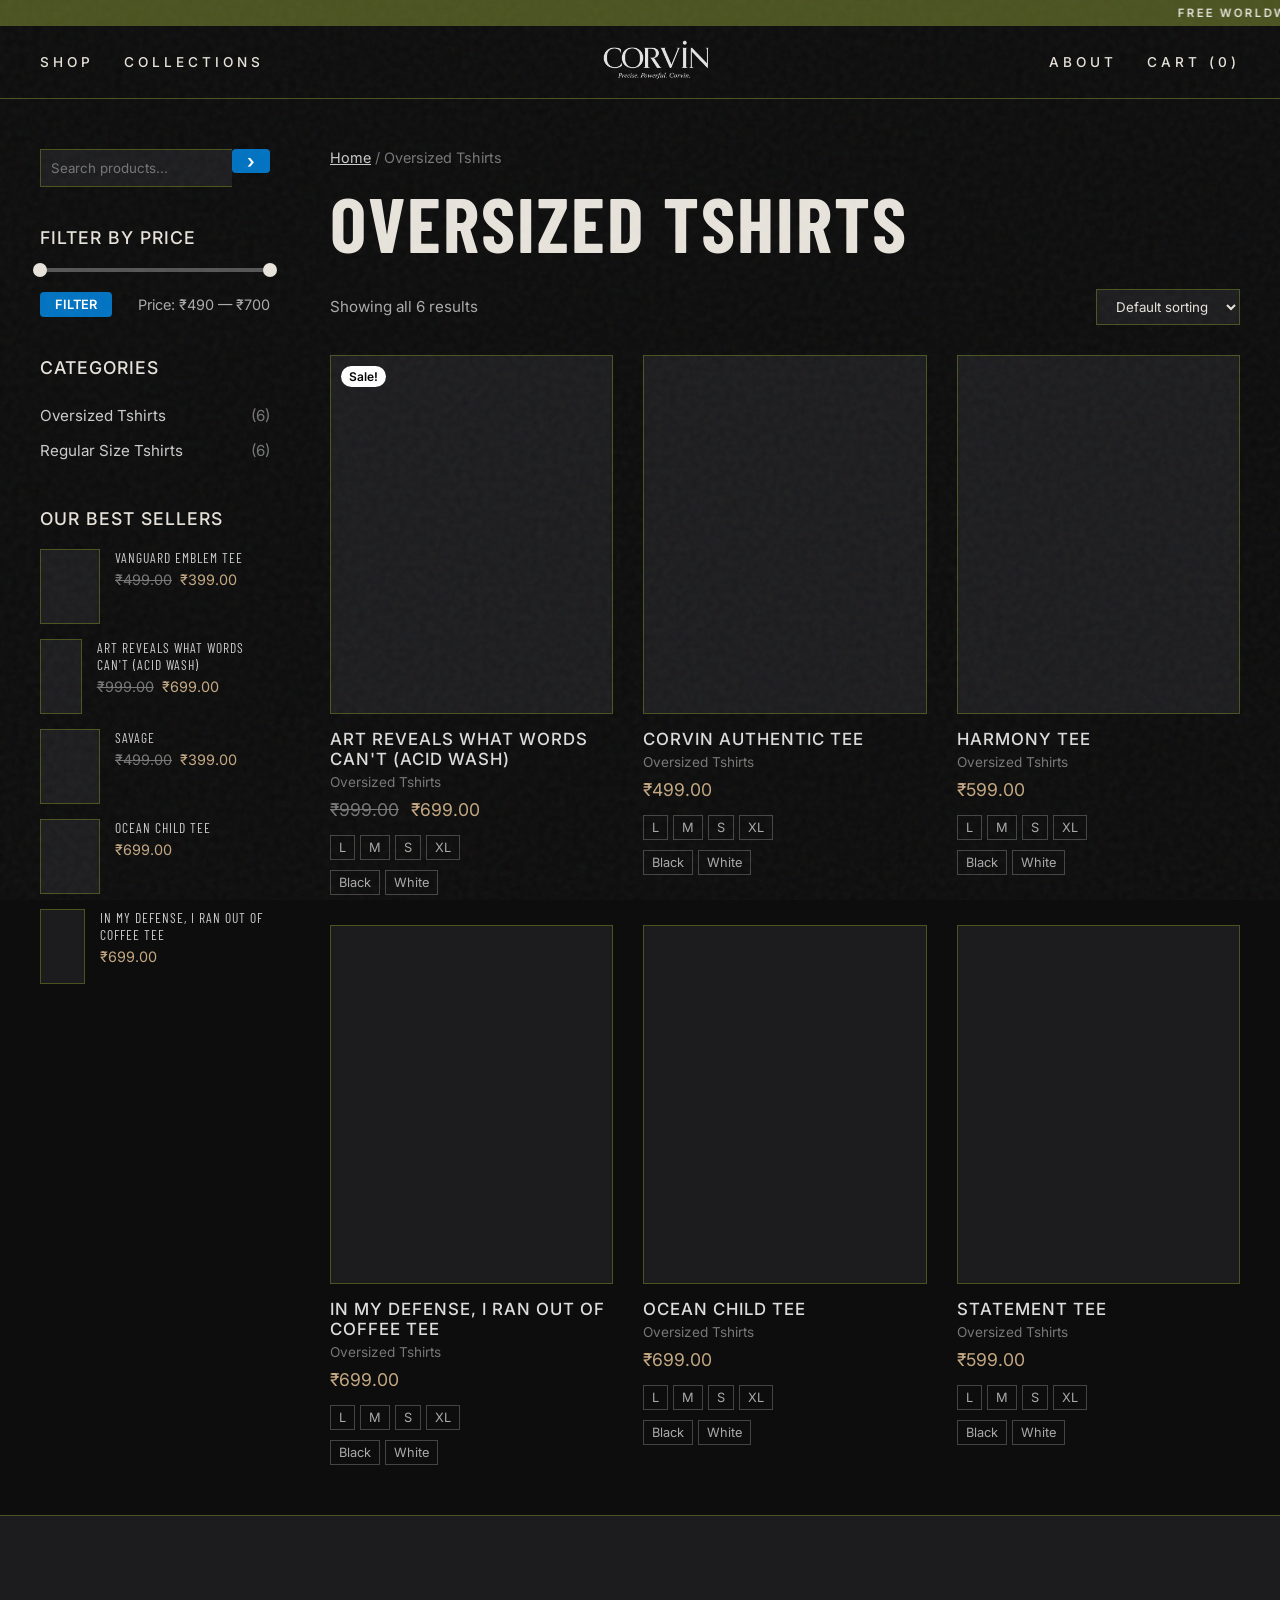
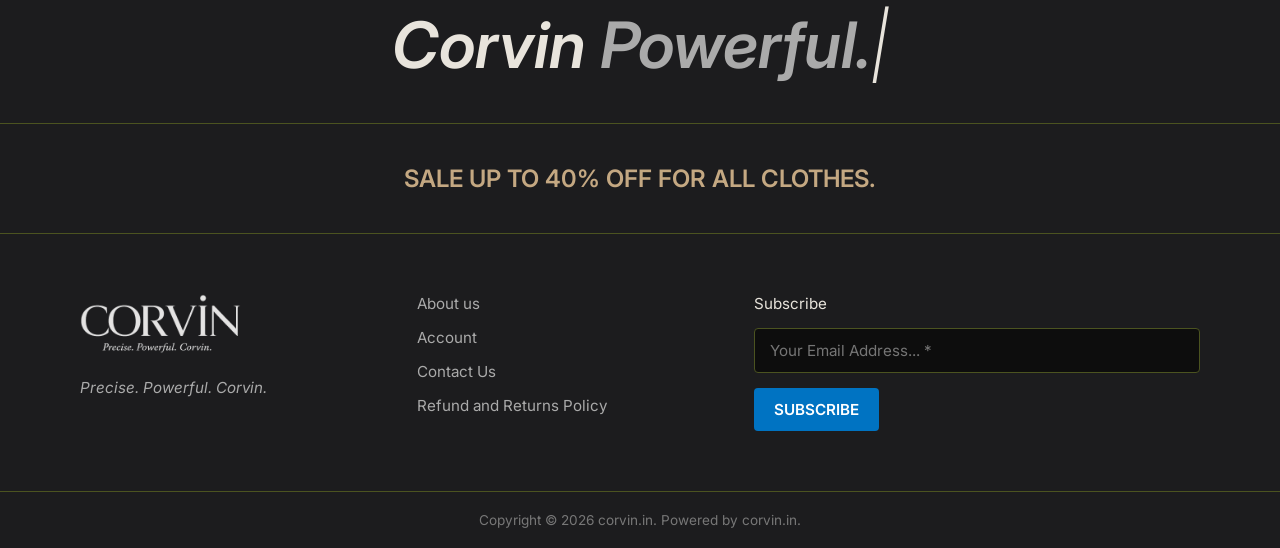
<file: oversized.html>
<!DOCTYPE html>
<html lang="en">

<head>
    <meta charset="UTF-8">
    <meta name="viewport" content="width=device-width, initial-scale=1.0">
    <title>Oversized Tshirts - CORVIN</title>
    <!-- Fonts: Barlow Condensed for Headings, Inter for Body -->
    <link rel="preconnect" href="https://fonts.googleapis.com">
    <link rel="preconnect" href="https://fonts.gstatic.com" crossorigin>
    <link
        href="https://fonts.googleapis.com/css2?family=Barlow+Condensed:wght@600;700&family=Inter:wght@300;400;500;600;700&display=swap"
        rel="stylesheet">
    <link rel="stylesheet" href="style.css">
</head>

<body>
    <!-- Announcement Bar -->
    <div class="announcement-bar">
        <marquee behavior="scroll" direction="left">FREE WORLDWIDE SHIPPING ON ALL ORDERS OVER $150 // NEW MILITARY
            SURPLUS COLLECTION OUT NOW</marquee>
    </div>

    <!-- Navigation -->
    <nav class="navbar">
        <div class="nav-links">
            <a href="corvin.html">SHOP</a>
            <a href="corvin.html#latest-drops">COLLECTIONS</a>
        </div>
        <div class="logo">
            <a href="corvin.html"><img src="logo.png" alt="CORVIN"></a>
        </div>
        <div class="nav-links">
            <a href="about.html">ABOUT</a>
            <a href="cart.html">CART (0)</a>
        </div>
        <button class="nav-hamburger" id="navHamburger" aria-label="Toggle menu">
            <span></span><span></span><span></span>
        </button>
    </nav>
    <nav class="mobile-nav" id="mobileNav">
        <a href="corvin.html">SHOP</a>
        <a href="corvin.html#latest-drops">COLLECTIONS</a>
        <a href="about.html">ABOUT</a>
        <a href="cart.html">CART (0)</a>
    </nav>

    <main class="shop-main">
        <div class="shop-container">
            <!-- Sidebar -->
            <aside class="shop-sidebar">
                <div class="sidebar-widget">
                    <form class="search-form">
                        <input type="text" placeholder="Search products...">
                        <button type="submit" class="btn-blue">›</button>
                    </form>
                </div>
                
                <div class="sidebar-widget">
                    <h3 class="widget-title">Filter by price</h3>
                    <div class="price-slider">
                        <div class="slider-track"><div class="slider-fill"></div></div>
                        <div class="slider-handles">
                            <div class="handle" style="left: 0;"></div>
                            <div class="handle" style="left: 100%;"></div>
                        </div>
                    </div>
                    <div class="price-filter-actions">
                        <button class="btn-blue btn-small">FILTER</button>
                        <span>Price: ₹490 — ₹700</span>
                    </div>
                </div>

                <div class="sidebar-widget">
                    <h3 class="widget-title">Categories</h3>
                    <ul class="category-list">
                        <li><a href="#">Oversized Tshirts</a> <span>(6)</span></li>
                        <li><a href="#">Regular Size Tshirts</a> <span>(6)</span></li>
                    </ul>
                </div>

                <div class="sidebar-widget">
                    <h3 class="widget-title">Our Best Sellers</h3>
                    <div class="bestseller-list">
                        <div class="bestseller-item">
                            <div class="bs-img"></div>
                            <div class="bs-info">
                                <h4>Vanguard Emblem Tee</h4>
                                <div class="price">
                                    <span class="old-price">₹499.00</span>
                                    <span class="new-price">₹399.00</span>
                                </div>
                            </div>
                        </div>
                        <div class="bestseller-item">
                            <div class="bs-img"></div>
                            <div class="bs-info">
                                <h4>Art Reveals What Words Can't (Acid Wash)</h4>
                                <div class="price">
                                    <span class="old-price">₹999.00</span>
                                    <span class="new-price">₹699.00</span>
                                </div>
                            </div>
                        </div>
                        <div class="bestseller-item">
                            <div class="bs-img"></div>
                            <div class="bs-info">
                                <h4>Savage</h4>
                                <div class="price">
                                    <span class="old-price">₹499.00</span>
                                    <span class="new-price">₹399.00</span>
                                </div>
                            </div>
                        </div>
                        <div class="bestseller-item">
                            <div class="bs-img"></div>
                            <div class="bs-info">
                                <h4>Ocean Child Tee</h4>
                                <div class="price">
                                    <span class="new-price">₹699.00</span>
                                </div>
                            </div>
                        </div>
                        <div class="bestseller-item">
                            <div class="bs-img"></div>
                            <div class="bs-info">
                                <h4>In My Defense, I Ran Out Of Coffee Tee</h4>
                                <div class="price">
                                    <span class="new-price">₹699.00</span>
                                </div>
                            </div>
                        </div>
                    </div>
                </div>
            </aside>
            
            <!-- Main Content -->
            <section class="shop-content">
                <div class="shop-breadcrumbs">
                    <a href="corvin.html">Home</a> / <span>Oversized Tshirts</span>
                </div>
                
                <h1 class="shop-title">Oversized Tshirts</h1>
                
                <div class="shop-topbar">
                    <p>Showing all 6 results</p>
                    <select class="shop-sorting">
                        <option>Default sorting</option>
                    </select>
                </div>
                
                <div class="shop-grid">
                    <!-- Product 1 -->
                    <div class="shop-product-card">
                        <div class="product-image">
                            <span class="badge sale">Sale!</span>
                        </div>
                        <div class="product-details">
                            <h3 class="product-title">Art Reveals What Words Can't (Acid Wash)</h3>
                            <p class="product-cat">Oversized Tshirts</p>
                            <div class="product-price">
                                <span class="old-price">₹999.00</span>
                                <span class="new-price">₹699.00</span>
                            </div>
                            <div class="product-variations">
                                <div class="sizes">
                                    <button>L</button>
                                    <button>M</button>
                                    <button>S</button>
                                    <button>XL</button>
                                </div>
                                <div class="colors">
                                    <button>Black</button>
                                    <button>White</button>
                                </div>
                            </div>
                        </div>
                    </div>
                    
                    <!-- Product 2 -->
                    <div class="shop-product-card">
                        <div class="product-image"></div>
                        <div class="product-details">
                            <h3 class="product-title">Corvin Authentic Tee</h3>
                            <p class="product-cat">Oversized Tshirts</p>
                            <div class="product-price">
                                <span class="new-price">₹499.00</span>
                            </div>
                            <div class="product-variations">
                                <div class="sizes">
                                    <button>L</button>
                                    <button>M</button>
                                    <button>S</button>
                                    <button>XL</button>
                                </div>
                                <div class="colors">
                                    <button>Black</button>
                                    <button>White</button>
                                </div>
                            </div>
                        </div>
                    </div>

                    <!-- Product 3 -->
                    <div class="shop-product-card">
                        <div class="product-image"></div>
                        <div class="product-details">
                            <h3 class="product-title">Harmony Tee</h3>
                            <p class="product-cat">Oversized Tshirts</p>
                            <div class="product-price">
                                <span class="new-price">₹599.00</span>
                            </div>
                            <div class="product-variations">
                                <div class="sizes">
                                    <button>L</button>
                                    <button>M</button>
                                    <button>S</button>
                                    <button>XL</button>
                                </div>
                                <div class="colors">
                                    <button>Black</button>
                                    <button>White</button>
                                </div>
                            </div>
                        </div>
                    </div>

                    <!-- Product 4 -->
                    <div class="shop-product-card">
                        <div class="product-image"></div>
                        <div class="product-details">
                            <h3 class="product-title">In My Defense, I Ran Out Of Coffee Tee</h3>
                            <p class="product-cat">Oversized Tshirts</p>
                            <div class="product-price">
                                <span class="new-price">₹699.00</span>
                            </div>
                            <div class="product-variations">
                                <div class="sizes">
                                    <button>L</button>
                                    <button>M</button>
                                    <button>S</button>
                                    <button>XL</button>
                                </div>
                                <div class="colors">
                                    <button>Black</button>
                                    <button>White</button>
                                </div>
                            </div>
                        </div>
                    </div>

                    <!-- Product 5 -->
                    <div class="shop-product-card">
                        <div class="product-image"></div>
                        <div class="product-details">
                            <h3 class="product-title">Ocean Child Tee</h3>
                            <p class="product-cat">Oversized Tshirts</p>
                            <div class="product-price">
                                <span class="new-price">₹699.00</span>
                            </div>
                            <div class="product-variations">
                                <div class="sizes">
                                    <button>L</button>
                                    <button>M</button>
                                    <button>S</button>
                                    <button>XL</button>
                                </div>
                                <div class="colors">
                                    <button>Black</button>
                                    <button>White</button>
                                </div>
                            </div>
                        </div>
                    </div>

                    <!-- Product 6 -->
                    <div class="shop-product-card">
                        <div class="product-image"></div>
                        <div class="product-details">
                            <h3 class="product-title">Statement Tee</h3>
                            <p class="product-cat">Oversized Tshirts</p>
                            <div class="product-price">
                                <span class="new-price">₹599.00</span>
                            </div>
                            <div class="product-variations">
                                <div class="sizes">
                                    <button>L</button>
                                    <button>M</button>
                                    <button>S</button>
                                    <button>XL</button>
                                </div>
                                <div class="colors">
                                    <button>Black</button>
                                    <button>White</button>
                                </div>
                            </div>
                        </div>
                    </div>

                </div>
            </section>
        </div>
    </main>

    <!-- Footer -->
    <footer class="site-footer">
        <div class="footer-top">
            <h2 class="footer-marquee-text">Corvin <span id="typewriter"></span><span class="typewriter-cursor">|</span></h2>
        </div>
        <div class="footer-middle">
            <p class="sale-text">SALE UP TO 40% OFF FOR ALL CLOTHES.</p>
        </div>
        <div class="footer-bottom">
            <div class="footer-logo-col">
                <img src="logo.png" alt="CORVIN" class="footer-logo">
                <p class="tagline">Precise. Powerful. Corvin.</p>
            </div>
            <div class="footer-links-col">
                <a href="about.html">About us</a>
                <a href="#">Account</a>
                <a href="#">Contact Us</a>
                <a href="returns-policy.html">Refund and Returns Policy</a>
            </div>
            <div class="footer-subscribe-col">
                <p class="subscribe-label">Subscribe</p>
                <form class="subscribe-form">
                    <input type="email" placeholder="Your Email Address... *" required>
                    <button type="submit" class="btn-blue">SUBSCRIBE</button>
                </form>
            </div>
        </div>
        <div class="footer-copyright">
            <p>Copyright &copy; 2026 corvin.in. Powered by corvin.in.</p>
        </div>
    </footer>
    <script>
        // Hamburger menu toggle
        const hamburger = document.getElementById('navHamburger');
        const mobileNav = document.getElementById('mobileNav');
        if (hamburger && mobileNav) {
            hamburger.addEventListener('click', () => {
                mobileNav.classList.toggle('open');
            });
        }
    </script>
    <script>
        const typewriterText = document.getElementById('typewriter');
        const words = ['Powerful.', 'Precise.'];
        let wordIndex = 0;
        let charIndex = 0;
        let isDeleting = false;

        function type() {
            const currentWord = words[wordIndex];
            
            if (isDeleting) {
                typewriterText.textContent = currentWord.substring(0, charIndex - 1);
                charIndex--;
            } else {
                typewriterText.textContent = currentWord.substring(0, charIndex + 1);
                charIndex++;
            }

            let typeSpeed = isDeleting ? 40 : 80;

            if (!isDeleting && charIndex === currentWord.length) {
                typeSpeed = 1500; // Pause at end of word
                isDeleting = true;
            } else if (isDeleting && charIndex === 0) {
                isDeleting = false;
                wordIndex = (wordIndex + 1) % words.length;
                typeSpeed = 300; // Pause before typing new word
            }

            setTimeout(type, typeSpeed);
        }

        // Start typing animation on load
        document.addEventListener('DOMContentLoaded', () => {
            setTimeout(type, 1000);
        });
    </script>
</body>
</html>
</file>
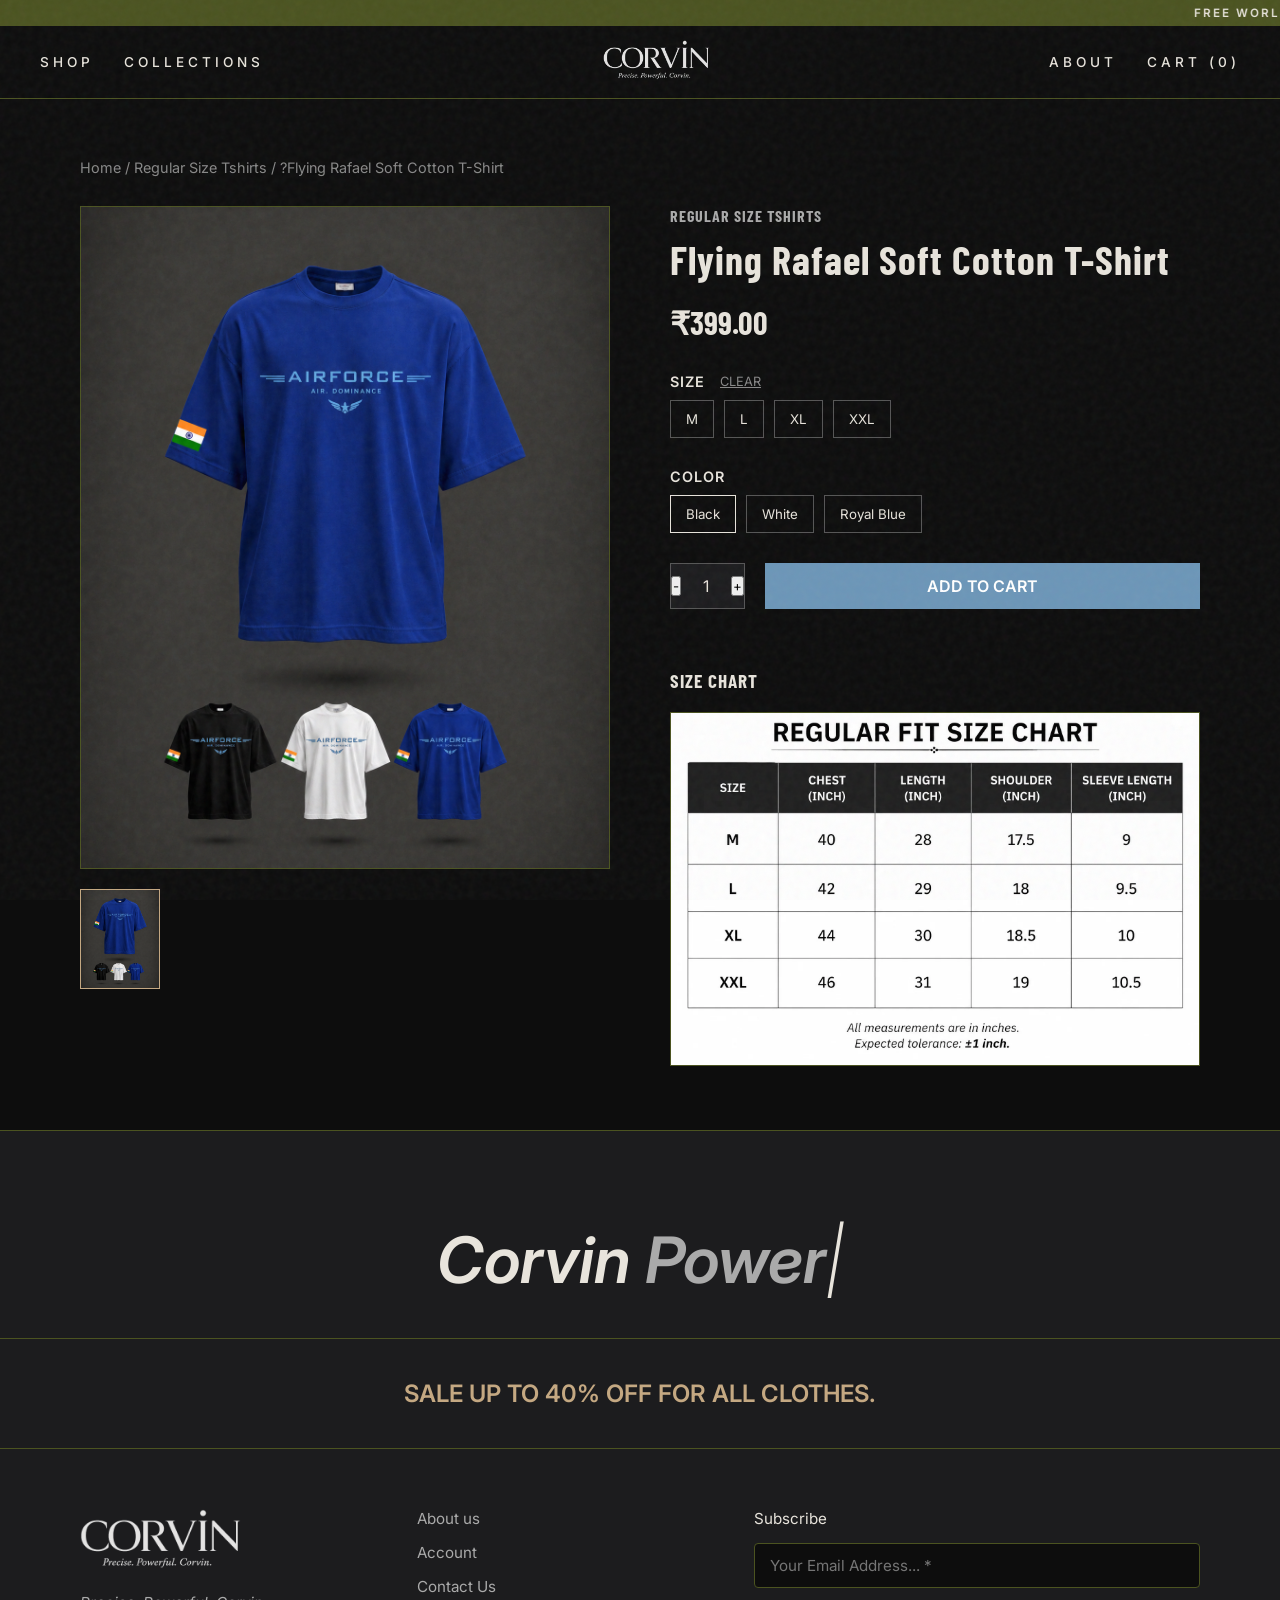
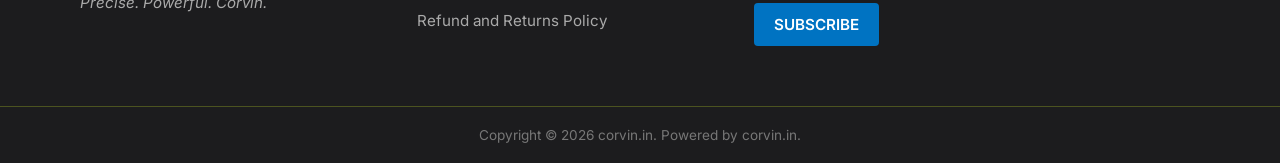
<file: product-flying-rafael.html>
<!DOCTYPE html>
<html lang="en">

<head>
    <meta charset="UTF-8">
    <meta name="viewport" content="width=device-width, initial-scale=1.0">
    <title>?Flying Rafael Soft Cotton T-Shirt - CORVIN</title>
    <link rel="preconnect" href="https://fonts.googleapis.com">
    <link rel="preconnect" href="https://fonts.gstatic.com" crossorigin>
    <link
        href="https://fonts.googleapis.com/css2?family=Barlow+Condensed:wght@600;700&family=Inter:wght@300;400;500;600;700&display=swap"
        rel="stylesheet">
    <link rel="stylesheet" href="style.css">
</head>

<body>
    <!-- Announcement Bar -->
    <div class="announcement-bar">
        <marquee behavior="scroll" direction="left">FREE WORLDWIDE SHIPPING ON ALL ORDERS OVER  // NEW MILITARY
            SURPLUS COLLECTION OUT NOW</marquee>
    </div>

    <!-- Navigation -->
    <nav class="navbar">
        <div class="nav-links">
            <a href="corvin.html">SHOP</a>
            <a href="corvin.html#latest-drops">COLLECTIONS</a>
        </div>
        <div class="logo">
            <a href="corvin.html"><img src="logo.png" alt="CORVIN"></a>
        </div>
        <div class="nav-links">
            <a href="about.html">ABOUT</a>
            <a href="cart.html">CART (0)</a>
        </div>
    </nav>

    <main class="product-detail-main">
        <div class="product-breadcrumbs">
            <a href="corvin.html">Home</a> / <a href="regular.html">Regular Size Tshirts</a> / <span>?Flying Rafael Soft Cotton T-Shirt</span>
        </div>

        <div class="product-detail-container">
            <!-- Left Side: Images -->
            <div class="product-gallery">
                <img src="ChatGPT Image Jun 28, 2026, 02_55_26 PM.png" alt="?Flying Rafael Soft Cotton T-Shirt" class="main-image">
                <div class="thumbnail-gallery">
                    <img src="ChatGPT Image Jun 28, 2026, 02_55_26 PM.png" alt="Thumbnail" class="thumbnail-image active">
                    <!-- Additional thumbnails can be added here -->
                </div>
            </div>

            <!-- Right Side: Details -->
            <div class="product-info-panel">
                <h2 class="product-category-title">Regular Size Tshirts</h2>
                <h1 class="product-title-large">Flying Rafael Soft Cotton T-Shirt</h1>
                <div class="product-price-large">₹399.00</div>

                <div class="product-options-group">
                    <div class="options-header">
                        <span class="options-label">Size</span>
                        <button class="btn-clear">Clear</button>
                    </div>
                    <div class="option-buttons">
                        <button class="option-btn">M</button>
                        <button class="option-btn">L</button>
                        <button class="option-btn">XL</button>
                        <button class="option-btn">XXL</button>
                    </div>
                </div>

                <div class="product-options-group">
                    <div class="options-header">
                        <span class="options-label">Color</span>
                    </div>
                    <div class="option-buttons">
                        <button class="option-btn selected">Black</button>
                        <button class="option-btn">White</button>
                        <button class="option-btn">Royal Blue</button>
                    </div>
                </div>

                <div class="cart-actions">
                    <div class="quantity-selector">
                        <button class="quantity-btn">-</button>
                        <input type="text" class="quantity-input" value="1">
                        <button class="quantity-btn">+</button>
                    </div>
                    <button class="btn-add-cart">Add to Cart</button>
                </div>

                <div class="size-chart-section">
                    <h3>Size Chart</h3>
                    <img src="sizechart.png" alt="Size Chart" class="size-chart-img">
                </div>
            </div>
        </div>
    </main>

    <!-- Footer -->
    <footer class="site-footer">
        <div class="footer-top">
            <h2 class="footer-marquee-text">Corvin <span id="typewriter"></span><span class="typewriter-cursor">|</span></h2>
        </div>
        <div class="footer-middle">
            <p class="sale-text">SALE UP TO 40% OFF FOR ALL CLOTHES.</p>
        </div>
        <div class="footer-bottom">
            <div class="footer-logo-col">
                <img src="logo.png" alt="CORVIN" class="footer-logo">
                <p class="tagline">Precise. Powerful. Corvin.</p>
            </div>
            <div class="footer-links-col">
                <a href="about.html">About us</a>
                <a href="#">Account</a>
                <a href="#">Contact Us</a>
                <a href="returns-policy.html">Refund and Returns Policy</a>
            </div>
            <div class="footer-subscribe-col">
                <p class="subscribe-label">Subscribe</p>
                <form class="subscribe-form">
                    <input type="email" placeholder="Your Email Address... *" required>
                    <button type="submit" class="btn-blue">SUBSCRIBE</button>
                </form>
            </div>
        </div>
        <div class="footer-copyright">
            <p>Copyright &copy; 2026 corvin.in. Powered by corvin.in.</p>
        </div>
    </footer>
    <script>
        const typewriterText = document.getElementById("typewriter");
        const words = ["Powerful.", "Precise."];
        let wordIndex = 0;
        let charIndex = 0;
        let isDeleting = false;

        function type() {
            if(!typewriterText) return;
            const currentWord = words[wordIndex];
            
            if (isDeleting) {
                typewriterText.textContent = currentWord.substring(0, charIndex - 1);
                charIndex--;
            } else {
                typewriterText.textContent = currentWord.substring(0, charIndex + 1);
                charIndex++;
            }

            let typeSpeed = isDeleting ? 40 : 80;

            if (!isDeleting && charIndex === currentWord.length) {
                typeSpeed = 1500; // Pause at end of word
                isDeleting = true;
            } else if (isDeleting && charIndex === 0) {
                isDeleting = false;
                wordIndex = (wordIndex + 1) % words.length;
                typeSpeed = 300; // Pause before typing new word
            }

            setTimeout(type, typeSpeed);
        }

        // Start typing animation on load
        document.addEventListener("DOMContentLoaded", () => {
            setTimeout(type, 1000);

            // Option selection logic
            document.querySelectorAll(".option-buttons").forEach(group => {
                const buttons = group.querySelectorAll(".option-btn");
                buttons.forEach(btn => {
                    btn.addEventListener("click", () => {
                        buttons.forEach(b => b.classList.remove("selected"));
                        btn.classList.add("selected");
                    });
                });
            });
            
            // Clear button
            const clearBtn = document.querySelector(".btn-clear");
            if(clearBtn) {
                clearBtn.addEventListener("click", () => {
                    document.querySelectorAll(".option-btn").forEach(b => b.classList.remove("selected"));
                });
            }
            
            // Quantity buttons
            const qBtns = document.querySelectorAll(".quantity-btn");
            const qInput = document.querySelector(".quantity-input");
            if(qBtns.length === 2 && qInput) {
                qBtns[0].addEventListener("click", () => {
                    let v = parseInt(qInput.value) || 1;
                    if(v > 1) qInput.value = v - 1;
                });
                qBtns[1].addEventListener("click", () => {
                    let v = parseInt(qInput.value) || 1;
                    qInput.value = v + 1;
                });
            }
        });
    </script>
</body>
</html>
</file>
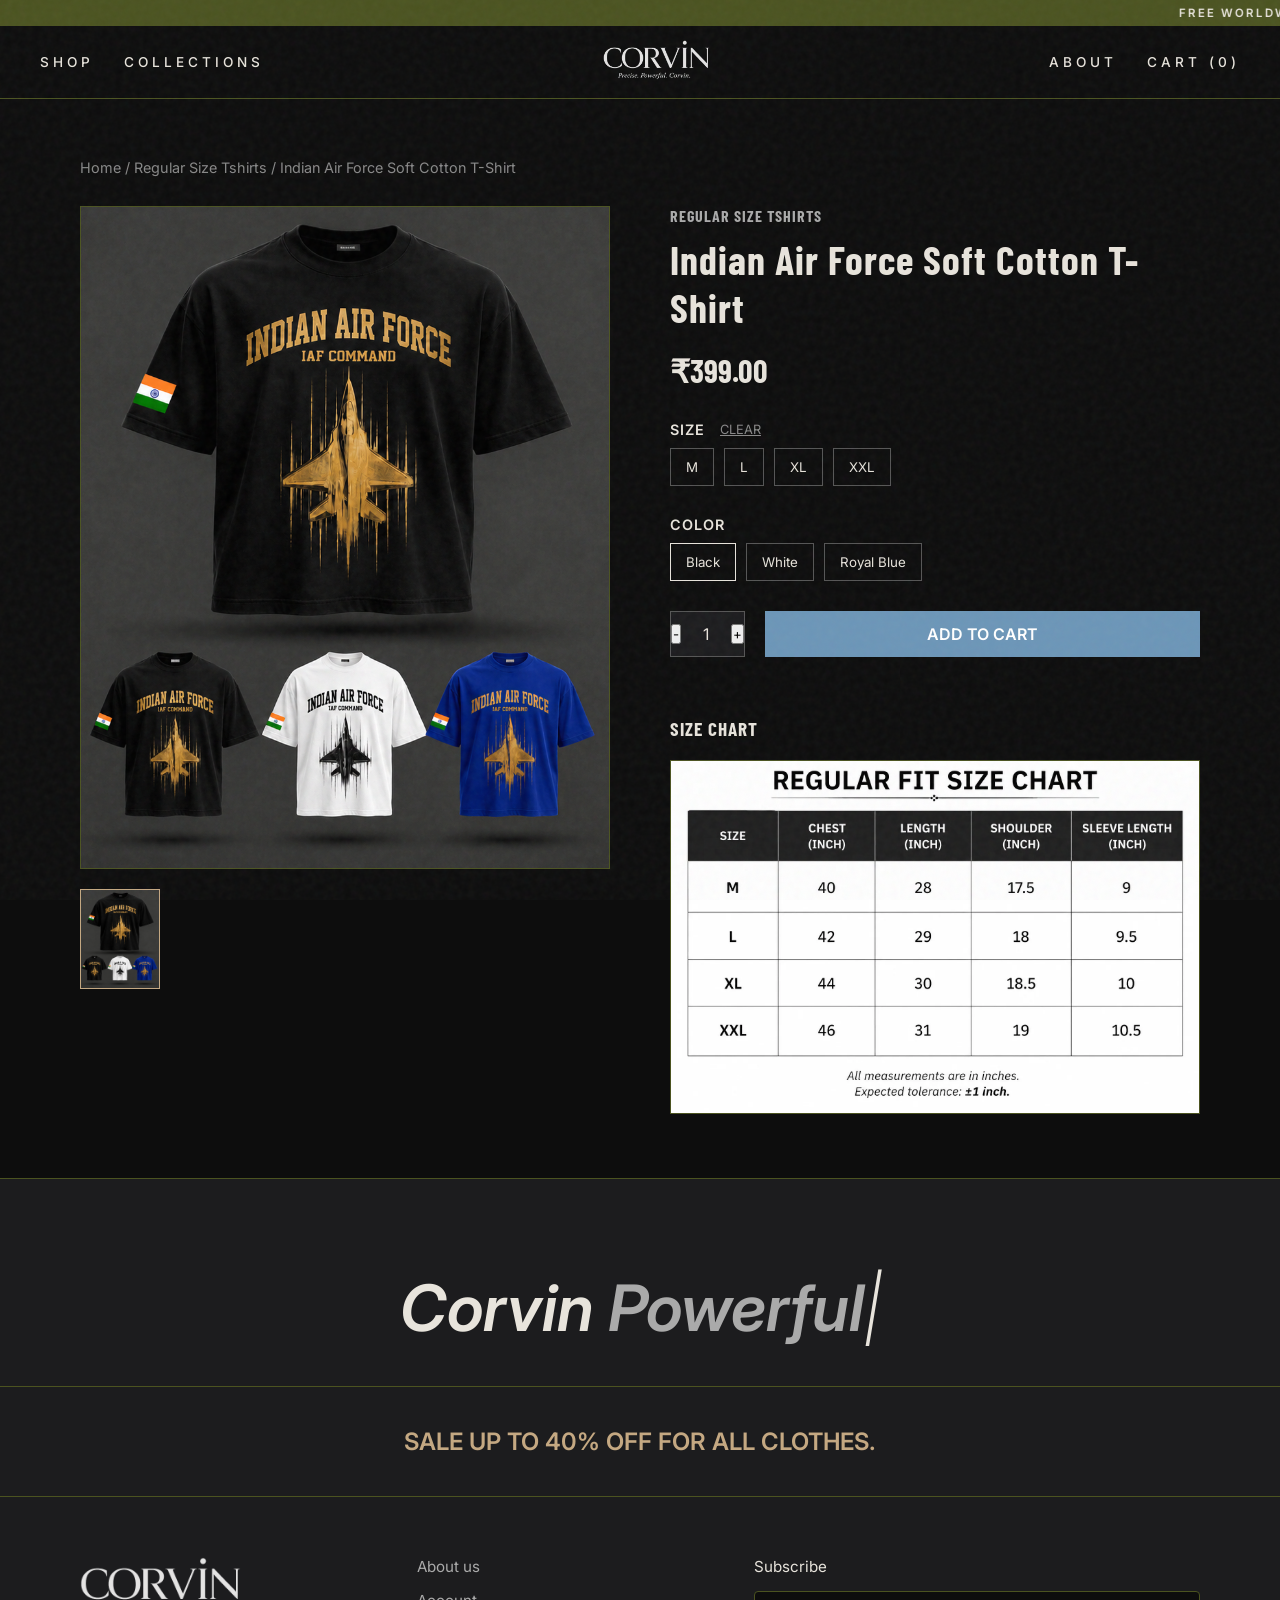
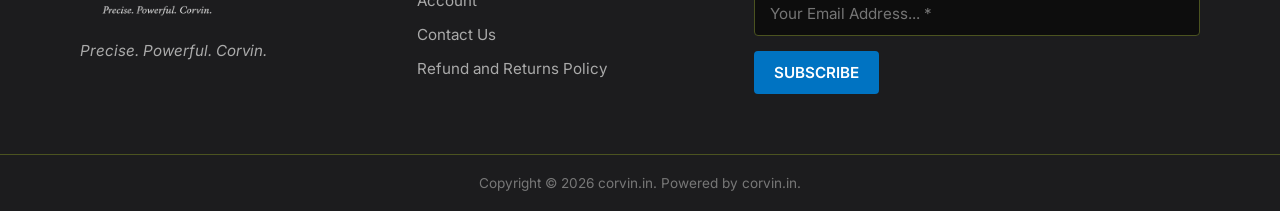
<file: product-indian-air-force.html>
<!DOCTYPE html>
<html lang="en">

<head>
    <meta charset="UTF-8">
    <meta name="viewport" content="width=device-width, initial-scale=1.0">
    <title>Indian Air Force Soft Cotton T-Shirt - CORVIN</title>
    <link rel="preconnect" href="https://fonts.googleapis.com">
    <link rel="preconnect" href="https://fonts.gstatic.com" crossorigin>
    <link
        href="https://fonts.googleapis.com/css2?family=Barlow+Condensed:wght@600;700&family=Inter:wght@300;400;500;600;700&display=swap"
        rel="stylesheet">
    <link rel="stylesheet" href="style.css">
</head>

<body>
    <!-- Announcement Bar -->
    <div class="announcement-bar">
        <marquee behavior="scroll" direction="left">FREE WORLDWIDE SHIPPING ON ALL ORDERS OVER  // NEW MILITARY
            SURPLUS COLLECTION OUT NOW</marquee>
    </div>

    <!-- Navigation -->
    <nav class="navbar">
        <div class="nav-links">
            <a href="corvin.html">SHOP</a>
            <a href="corvin.html#latest-drops">COLLECTIONS</a>
        </div>
        <div class="logo">
            <a href="corvin.html"><img src="logo.png" alt="CORVIN"></a>
        </div>
        <div class="nav-links">
            <a href="about.html">ABOUT</a>
            <a href="cart.html">CART (0)</a>
        </div>
    </nav>

    <main class="product-detail-main">
        <div class="product-breadcrumbs">
            <a href="corvin.html">Home</a> / <a href="regular.html">Regular Size Tshirts</a> / <span>Indian Air Force Soft Cotton T-Shirt</span>
        </div>

        <div class="product-detail-container">
            <!-- Left Side: Images -->
            <div class="product-gallery">
                <img src="ChatGPT Image Jun 28, 2026, 02_55_15 PM.png" alt="Indian Air Force Soft Cotton T-Shirt" class="main-image">
                <div class="thumbnail-gallery">
                    <img src="ChatGPT Image Jun 28, 2026, 02_55_15 PM.png" alt="Thumbnail" class="thumbnail-image active">
                    <!-- Additional thumbnails can be added here -->
                </div>
            </div>

            <!-- Right Side: Details -->
            <div class="product-info-panel">
                <h2 class="product-category-title">Regular Size Tshirts</h2>
                <h1 class="product-title-large">Indian Air Force Soft Cotton T-Shirt</h1>
                <div class="product-price-large">₹399.00</div>

                <div class="product-options-group">
                    <div class="options-header">
                        <span class="options-label">Size</span>
                        <button class="btn-clear">Clear</button>
                    </div>
                    <div class="option-buttons">
                        <button class="option-btn">M</button>
                        <button class="option-btn">L</button>
                        <button class="option-btn">XL</button>
                        <button class="option-btn">XXL</button>
                    </div>
                </div>

                <div class="product-options-group">
                    <div class="options-header">
                        <span class="options-label">Color</span>
                    </div>
                    <div class="option-buttons">
                        <button class="option-btn selected">Black</button>
                        <button class="option-btn">White</button>
                        <button class="option-btn">Royal Blue</button>
                    </div>
                </div>

                <div class="cart-actions">
                    <div class="quantity-selector">
                        <button class="quantity-btn">-</button>
                        <input type="text" class="quantity-input" value="1">
                        <button class="quantity-btn">+</button>
                    </div>
                    <button class="btn-add-cart">Add to Cart</button>
                </div>

                <div class="size-chart-section">
                    <h3>Size Chart</h3>
                    <img src="sizechart.png" alt="Size Chart" class="size-chart-img">
                </div>
            </div>
        </div>
    </main>

    <!-- Footer -->
    <footer class="site-footer">
        <div class="footer-top">
            <h2 class="footer-marquee-text">Corvin <span id="typewriter"></span><span class="typewriter-cursor">|</span></h2>
        </div>
        <div class="footer-middle">
            <p class="sale-text">SALE UP TO 40% OFF FOR ALL CLOTHES.</p>
        </div>
        <div class="footer-bottom">
            <div class="footer-logo-col">
                <img src="logo.png" alt="CORVIN" class="footer-logo">
                <p class="tagline">Precise. Powerful. Corvin.</p>
            </div>
            <div class="footer-links-col">
                <a href="about.html">About us</a>
                <a href="#">Account</a>
                <a href="#">Contact Us</a>
                <a href="returns-policy.html">Refund and Returns Policy</a>
            </div>
            <div class="footer-subscribe-col">
                <p class="subscribe-label">Subscribe</p>
                <form class="subscribe-form">
                    <input type="email" placeholder="Your Email Address... *" required>
                    <button type="submit" class="btn-blue">SUBSCRIBE</button>
                </form>
            </div>
        </div>
        <div class="footer-copyright">
            <p>Copyright &copy; 2026 corvin.in. Powered by corvin.in.</p>
        </div>
    </footer>
    <script>
        const typewriterText = document.getElementById("typewriter");
        const words = ["Powerful.", "Precise."];
        let wordIndex = 0;
        let charIndex = 0;
        let isDeleting = false;

        function type() {
            if(!typewriterText) return;
            const currentWord = words[wordIndex];
            
            if (isDeleting) {
                typewriterText.textContent = currentWord.substring(0, charIndex - 1);
                charIndex--;
            } else {
                typewriterText.textContent = currentWord.substring(0, charIndex + 1);
                charIndex++;
            }

            let typeSpeed = isDeleting ? 40 : 80;

            if (!isDeleting && charIndex === currentWord.length) {
                typeSpeed = 1500; // Pause at end of word
                isDeleting = true;
            } else if (isDeleting && charIndex === 0) {
                isDeleting = false;
                wordIndex = (wordIndex + 1) % words.length;
                typeSpeed = 300; // Pause before typing new word
            }

            setTimeout(type, typeSpeed);
        }

        // Start typing animation on load
        document.addEventListener("DOMContentLoaded", () => {
            setTimeout(type, 1000);

            // Option selection logic
            document.querySelectorAll(".option-buttons").forEach(group => {
                const buttons = group.querySelectorAll(".option-btn");
                buttons.forEach(btn => {
                    btn.addEventListener("click", () => {
                        buttons.forEach(b => b.classList.remove("selected"));
                        btn.classList.add("selected");
                    });
                });
            });
            
            // Clear button
            const clearBtn = document.querySelector(".btn-clear");
            if(clearBtn) {
                clearBtn.addEventListener("click", () => {
                    document.querySelectorAll(".option-btn").forEach(b => b.classList.remove("selected"));
                });
            }
            
            // Quantity buttons
            const qBtns = document.querySelectorAll(".quantity-btn");
            const qInput = document.querySelector(".quantity-input");
            if(qBtns.length === 2 && qInput) {
                qBtns[0].addEventListener("click", () => {
                    let v = parseInt(qInput.value) || 1;
                    if(v > 1) qInput.value = v - 1;
                });
                qBtns[1].addEventListener("click", () => {
                    let v = parseInt(qInput.value) || 1;
                    qInput.value = v + 1;
                });
            }
        });
    </script>
</body>
</html>
</file>
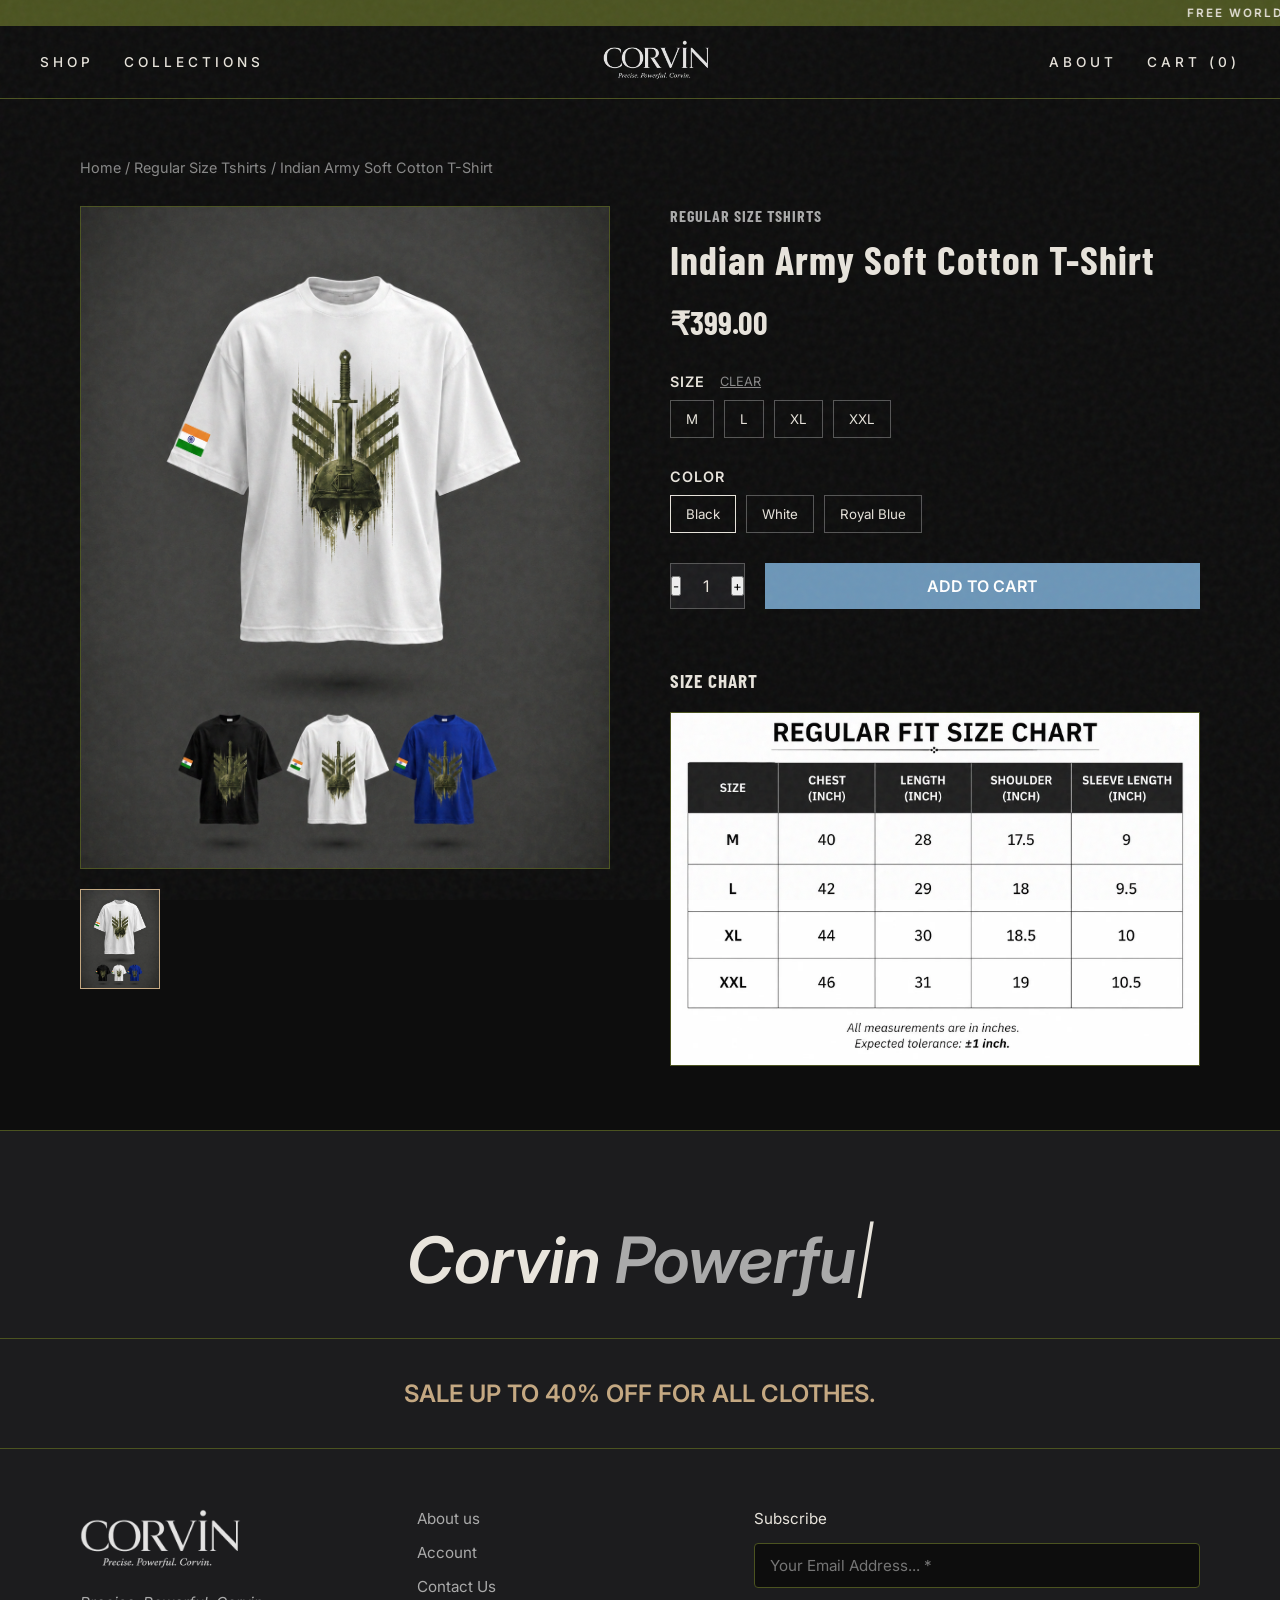
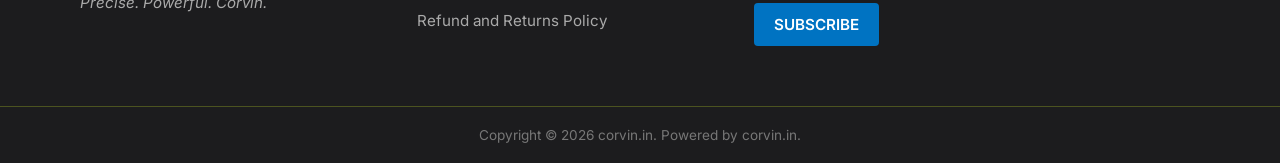
<file: product-indian-army.html>
<!DOCTYPE html>
<html lang="en">

<head>
    <meta charset="UTF-8">
    <meta name="viewport" content="width=device-width, initial-scale=1.0">
    <title>Indian Army Soft Cotton T-Shirt - CORVIN</title>
    <link rel="preconnect" href="https://fonts.googleapis.com">
    <link rel="preconnect" href="https://fonts.gstatic.com" crossorigin>
    <link
        href="https://fonts.googleapis.com/css2?family=Barlow+Condensed:wght@600;700&family=Inter:wght@300;400;500;600;700&display=swap"
        rel="stylesheet">
    <link rel="stylesheet" href="style.css">
</head>

<body>
    <!-- Announcement Bar -->
    <div class="announcement-bar">
        <marquee behavior="scroll" direction="left">FREE WORLDWIDE SHIPPING ON ALL ORDERS OVER  // NEW MILITARY
            SURPLUS COLLECTION OUT NOW</marquee>
    </div>

    <!-- Navigation -->
    <nav class="navbar">
        <div class="nav-links">
            <a href="corvin.html">SHOP</a>
            <a href="corvin.html#latest-drops">COLLECTIONS</a>
        </div>
        <div class="logo">
            <a href="corvin.html"><img src="logo.png" alt="CORVIN"></a>
        </div>
        <div class="nav-links">
            <a href="about.html">ABOUT</a>
            <a href="cart.html">CART (0)</a>
        </div>
    </nav>

    <main class="product-detail-main">
        <div class="product-breadcrumbs">
            <a href="corvin.html">Home</a> / <a href="regular.html">Regular Size Tshirts</a> / <span>Indian Army Soft Cotton T-Shirt</span>
        </div>

        <div class="product-detail-container">
            <!-- Left Side: Images -->
            <div class="product-gallery">
                <img src="ChatGPT Image Jun 28, 2026, 02_55_22 PM.png" alt="Indian Army Soft Cotton T-Shirt" class="main-image">
                <div class="thumbnail-gallery">
                    <img src="ChatGPT Image Jun 28, 2026, 02_55_22 PM.png" alt="Thumbnail" class="thumbnail-image active">
                    <!-- Additional thumbnails can be added here -->
                </div>
            </div>

            <!-- Right Side: Details -->
            <div class="product-info-panel">
                <h2 class="product-category-title">Regular Size Tshirts</h2>
                <h1 class="product-title-large">Indian Army Soft Cotton T-Shirt</h1>
                <div class="product-price-large">₹399.00</div>

                <div class="product-options-group">
                    <div class="options-header">
                        <span class="options-label">Size</span>
                        <button class="btn-clear">Clear</button>
                    </div>
                    <div class="option-buttons">
                        <button class="option-btn">M</button>
                        <button class="option-btn">L</button>
                        <button class="option-btn">XL</button>
                        <button class="option-btn">XXL</button>
                    </div>
                </div>

                <div class="product-options-group">
                    <div class="options-header">
                        <span class="options-label">Color</span>
                    </div>
                    <div class="option-buttons">
                        <button class="option-btn selected">Black</button>
                        <button class="option-btn">White</button>
                        <button class="option-btn">Royal Blue</button>
                    </div>
                </div>

                <div class="cart-actions">
                    <div class="quantity-selector">
                        <button class="quantity-btn">-</button>
                        <input type="text" class="quantity-input" value="1">
                        <button class="quantity-btn">+</button>
                    </div>
                    <button class="btn-add-cart">Add to Cart</button>
                </div>

                <div class="size-chart-section">
                    <h3>Size Chart</h3>
                    <img src="sizechart.png" alt="Size Chart" class="size-chart-img">
                </div>
            </div>
        </div>
    </main>

    <!-- Footer -->
    <footer class="site-footer">
        <div class="footer-top">
            <h2 class="footer-marquee-text">Corvin <span id="typewriter"></span><span class="typewriter-cursor">|</span></h2>
        </div>
        <div class="footer-middle">
            <p class="sale-text">SALE UP TO 40% OFF FOR ALL CLOTHES.</p>
        </div>
        <div class="footer-bottom">
            <div class="footer-logo-col">
                <img src="logo.png" alt="CORVIN" class="footer-logo">
                <p class="tagline">Precise. Powerful. Corvin.</p>
            </div>
            <div class="footer-links-col">
                <a href="about.html">About us</a>
                <a href="#">Account</a>
                <a href="#">Contact Us</a>
                <a href="returns-policy.html">Refund and Returns Policy</a>
            </div>
            <div class="footer-subscribe-col">
                <p class="subscribe-label">Subscribe</p>
                <form class="subscribe-form">
                    <input type="email" placeholder="Your Email Address... *" required>
                    <button type="submit" class="btn-blue">SUBSCRIBE</button>
                </form>
            </div>
        </div>
        <div class="footer-copyright">
            <p>Copyright &copy; 2026 corvin.in. Powered by corvin.in.</p>
        </div>
    </footer>
    <script>
        const typewriterText = document.getElementById("typewriter");
        const words = ["Powerful.", "Precise."];
        let wordIndex = 0;
        let charIndex = 0;
        let isDeleting = false;

        function type() {
            if(!typewriterText) return;
            const currentWord = words[wordIndex];
            
            if (isDeleting) {
                typewriterText.textContent = currentWord.substring(0, charIndex - 1);
                charIndex--;
            } else {
                typewriterText.textContent = currentWord.substring(0, charIndex + 1);
                charIndex++;
            }

            let typeSpeed = isDeleting ? 40 : 80;

            if (!isDeleting && charIndex === currentWord.length) {
                typeSpeed = 1500; // Pause at end of word
                isDeleting = true;
            } else if (isDeleting && charIndex === 0) {
                isDeleting = false;
                wordIndex = (wordIndex + 1) % words.length;
                typeSpeed = 300; // Pause before typing new word
            }

            setTimeout(type, typeSpeed);
        }

        // Start typing animation on load
        document.addEventListener("DOMContentLoaded", () => {
            setTimeout(type, 1000);

            // Option selection logic
            document.querySelectorAll(".option-buttons").forEach(group => {
                const buttons = group.querySelectorAll(".option-btn");
                buttons.forEach(btn => {
                    btn.addEventListener("click", () => {
                        buttons.forEach(b => b.classList.remove("selected"));
                        btn.classList.add("selected");
                    });
                });
            });
            
            // Clear button
            const clearBtn = document.querySelector(".btn-clear");
            if(clearBtn) {
                clearBtn.addEventListener("click", () => {
                    document.querySelectorAll(".option-btn").forEach(b => b.classList.remove("selected"));
                });
            }
            
            // Quantity buttons
            const qBtns = document.querySelectorAll(".quantity-btn");
            const qInput = document.querySelector(".quantity-input");
            if(qBtns.length === 2 && qInput) {
                qBtns[0].addEventListener("click", () => {
                    let v = parseInt(qInput.value) || 1;
                    if(v > 1) qInput.value = v - 1;
                });
                qBtns[1].addEventListener("click", () => {
                    let v = parseInt(qInput.value) || 1;
                    qInput.value = v + 1;
                });
            }
        });
    </script>
</body>
</html>
</file>
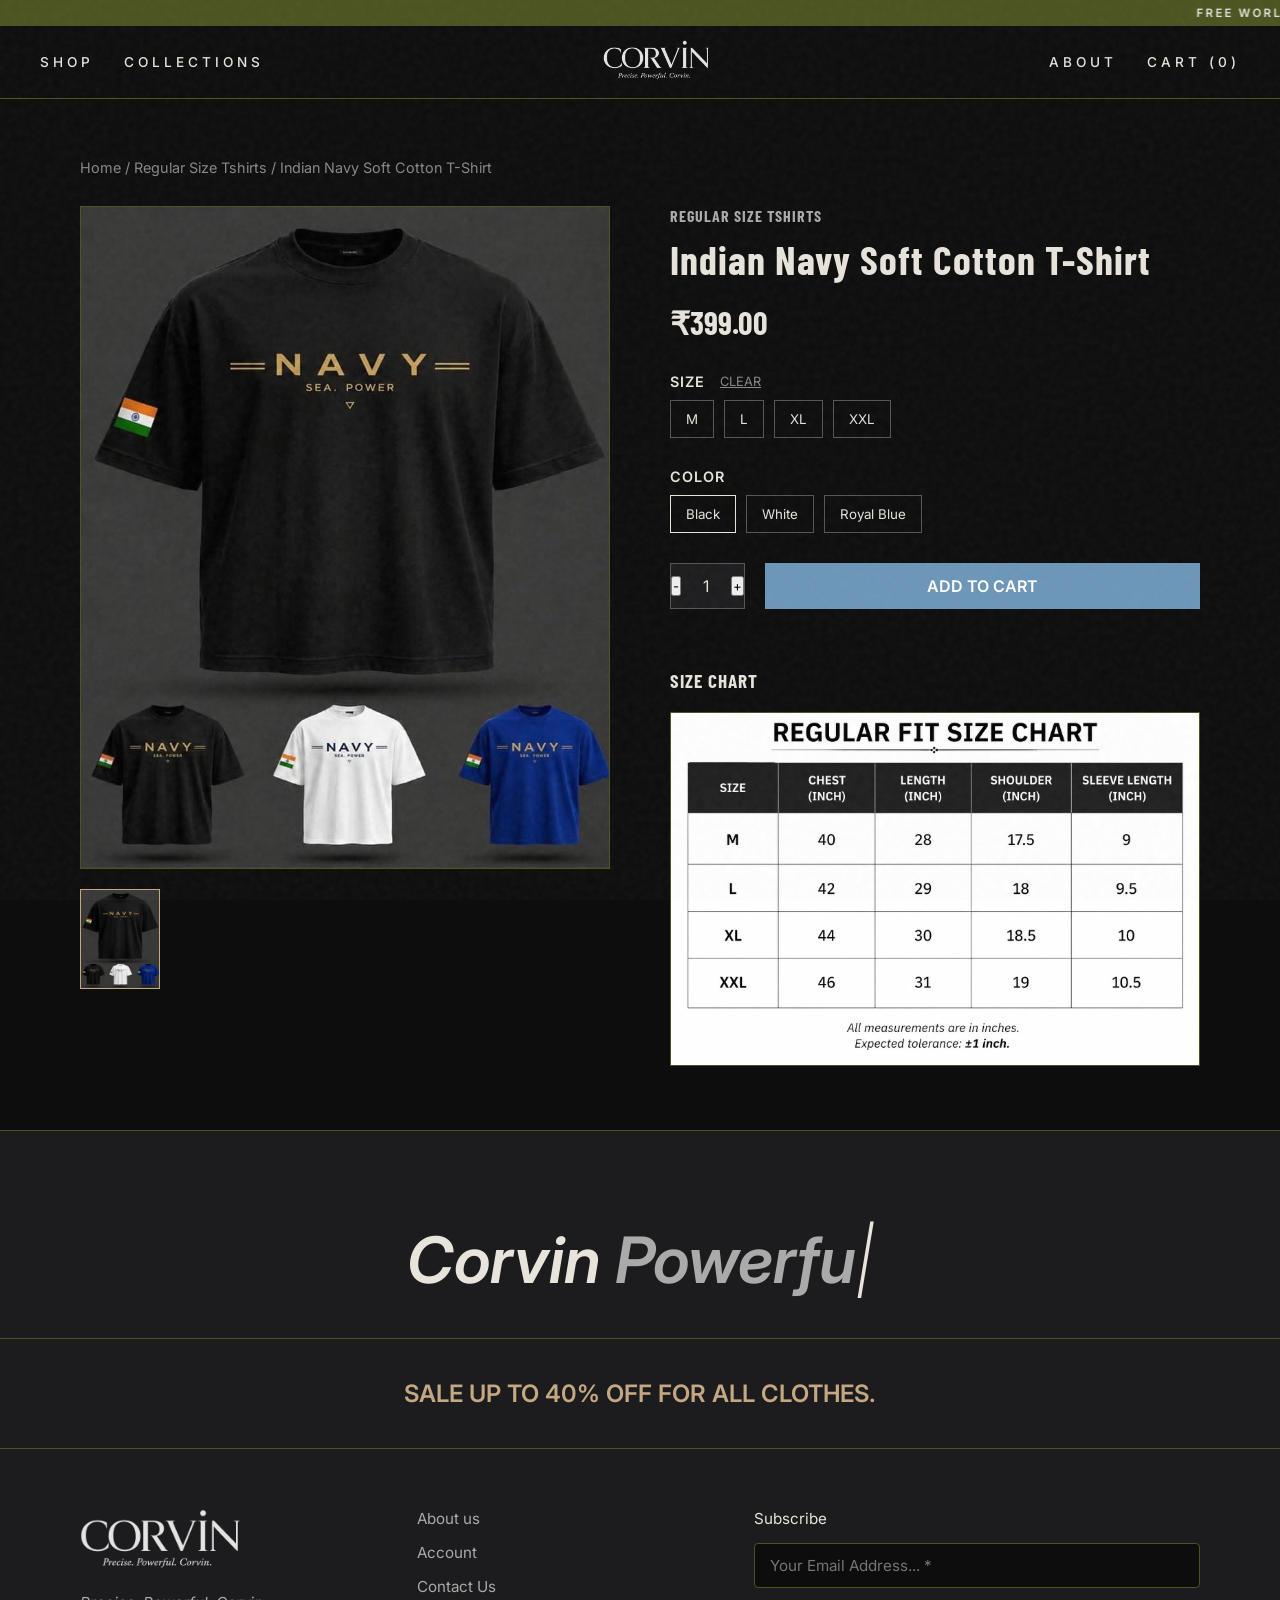
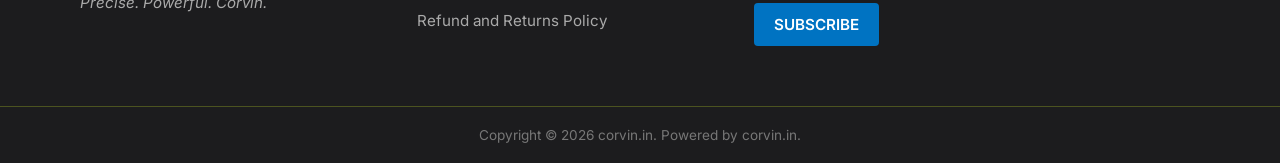
<file: product-indian-navy.html>
<!DOCTYPE html>
<html lang="en">

<head>
    <meta charset="UTF-8">
    <meta name="viewport" content="width=device-width, initial-scale=1.0">
    <title>Indian Navy Soft Cotton T-Shirt - CORVIN</title>
    <link rel="preconnect" href="https://fonts.googleapis.com">
    <link rel="preconnect" href="https://fonts.gstatic.com" crossorigin>
    <link
        href="https://fonts.googleapis.com/css2?family=Barlow+Condensed:wght@600;700&family=Inter:wght@300;400;500;600;700&display=swap"
        rel="stylesheet">
    <link rel="stylesheet" href="style.css">
</head>

<body>
    <!-- Announcement Bar -->
    <div class="announcement-bar">
        <marquee behavior="scroll" direction="left">FREE WORLDWIDE SHIPPING ON ALL ORDERS OVER  // NEW MILITARY
            SURPLUS COLLECTION OUT NOW</marquee>
    </div>

    <!-- Navigation -->
    <nav class="navbar">
        <div class="nav-links">
            <a href="corvin.html">SHOP</a>
            <a href="corvin.html#latest-drops">COLLECTIONS</a>
        </div>
        <div class="logo">
            <a href="corvin.html"><img src="logo.png" alt="CORVIN"></a>
        </div>
        <div class="nav-links">
            <a href="about.html">ABOUT</a>
            <a href="cart.html">CART (0)</a>
        </div>
    </nav>

    <main class="product-detail-main">
        <div class="product-breadcrumbs">
            <a href="corvin.html">Home</a> / <a href="regular.html">Regular Size Tshirts</a> / <span>Indian Navy Soft Cotton T-Shirt</span>
        </div>

        <div class="product-detail-container">
            <!-- Left Side: Images -->
            <div class="product-gallery">
                <img src="3e420b37-ccea-4527-bdc0-c1cc787f4041.jpg" alt="Indian Navy Soft Cotton T-Shirt" class="main-image">
                <div class="thumbnail-gallery">
                    <img src="3e420b37-ccea-4527-bdc0-c1cc787f4041.jpg" alt="Thumbnail" class="thumbnail-image active">
                    <!-- Additional thumbnails can be added here -->
                </div>
            </div>

            <!-- Right Side: Details -->
            <div class="product-info-panel">
                <h2 class="product-category-title">Regular Size Tshirts</h2>
                <h1 class="product-title-large">Indian Navy Soft Cotton T-Shirt</h1>
                <div class="product-price-large">₹399.00</div>

                <div class="product-options-group">
                    <div class="options-header">
                        <span class="options-label">Size</span>
                        <button class="btn-clear">Clear</button>
                    </div>
                    <div class="option-buttons">
                        <button class="option-btn">M</button>
                        <button class="option-btn">L</button>
                        <button class="option-btn">XL</button>
                        <button class="option-btn">XXL</button>
                    </div>
                </div>

                <div class="product-options-group">
                    <div class="options-header">
                        <span class="options-label">Color</span>
                    </div>
                    <div class="option-buttons">
                        <button class="option-btn selected">Black</button>
                        <button class="option-btn">White</button>
                        <button class="option-btn">Royal Blue</button>
                    </div>
                </div>

                <div class="cart-actions">
                    <div class="quantity-selector">
                        <button class="quantity-btn">-</button>
                        <input type="text" class="quantity-input" value="1">
                        <button class="quantity-btn">+</button>
                    </div>
                    <button class="btn-add-cart">Add to Cart</button>
                </div>

                <div class="size-chart-section">
                    <h3>Size Chart</h3>
                    <img src="sizechart.png" alt="Size Chart" class="size-chart-img">
                </div>
            </div>
        </div>
    </main>

    <!-- Footer -->
    <footer class="site-footer">
        <div class="footer-top">
            <h2 class="footer-marquee-text">Corvin <span id="typewriter"></span><span class="typewriter-cursor">|</span></h2>
        </div>
        <div class="footer-middle">
            <p class="sale-text">SALE UP TO 40% OFF FOR ALL CLOTHES.</p>
        </div>
        <div class="footer-bottom">
            <div class="footer-logo-col">
                <img src="logo.png" alt="CORVIN" class="footer-logo">
                <p class="tagline">Precise. Powerful. Corvin.</p>
            </div>
            <div class="footer-links-col">
                <a href="about.html">About us</a>
                <a href="#">Account</a>
                <a href="#">Contact Us</a>
                <a href="returns-policy.html">Refund and Returns Policy</a>
            </div>
            <div class="footer-subscribe-col">
                <p class="subscribe-label">Subscribe</p>
                <form class="subscribe-form">
                    <input type="email" placeholder="Your Email Address... *" required>
                    <button type="submit" class="btn-blue">SUBSCRIBE</button>
                </form>
            </div>
        </div>
        <div class="footer-copyright">
            <p>Copyright &copy; 2026 corvin.in. Powered by corvin.in.</p>
        </div>
    </footer>
    <script>
        const typewriterText = document.getElementById("typewriter");
        const words = ["Powerful.", "Precise."];
        let wordIndex = 0;
        let charIndex = 0;
        let isDeleting = false;

        function type() {
            if(!typewriterText) return;
            const currentWord = words[wordIndex];
            
            if (isDeleting) {
                typewriterText.textContent = currentWord.substring(0, charIndex - 1);
                charIndex--;
            } else {
                typewriterText.textContent = currentWord.substring(0, charIndex + 1);
                charIndex++;
            }

            let typeSpeed = isDeleting ? 40 : 80;

            if (!isDeleting && charIndex === currentWord.length) {
                typeSpeed = 1500; // Pause at end of word
                isDeleting = true;
            } else if (isDeleting && charIndex === 0) {
                isDeleting = false;
                wordIndex = (wordIndex + 1) % words.length;
                typeSpeed = 300; // Pause before typing new word
            }

            setTimeout(type, typeSpeed);
        }

        // Start typing animation on load
        document.addEventListener("DOMContentLoaded", () => {
            setTimeout(type, 1000);

            // Option selection logic
            document.querySelectorAll(".option-buttons").forEach(group => {
                const buttons = group.querySelectorAll(".option-btn");
                buttons.forEach(btn => {
                    btn.addEventListener("click", () => {
                        buttons.forEach(b => b.classList.remove("selected"));
                        btn.classList.add("selected");
                    });
                });
            });
            
            // Clear button
            const clearBtn = document.querySelector(".btn-clear");
            if(clearBtn) {
                clearBtn.addEventListener("click", () => {
                    document.querySelectorAll(".option-btn").forEach(b => b.classList.remove("selected"));
                });
            }
            
            // Quantity buttons
            const qBtns = document.querySelectorAll(".quantity-btn");
            const qInput = document.querySelector(".quantity-input");
            if(qBtns.length === 2 && qInput) {
                qBtns[0].addEventListener("click", () => {
                    let v = parseInt(qInput.value) || 1;
                    if(v > 1) qInput.value = v - 1;
                });
                qBtns[1].addEventListener("click", () => {
                    let v = parseInt(qInput.value) || 1;
                    qInput.value = v + 1;
                });
            }
        });
    </script>
</body>
</html>
</file>
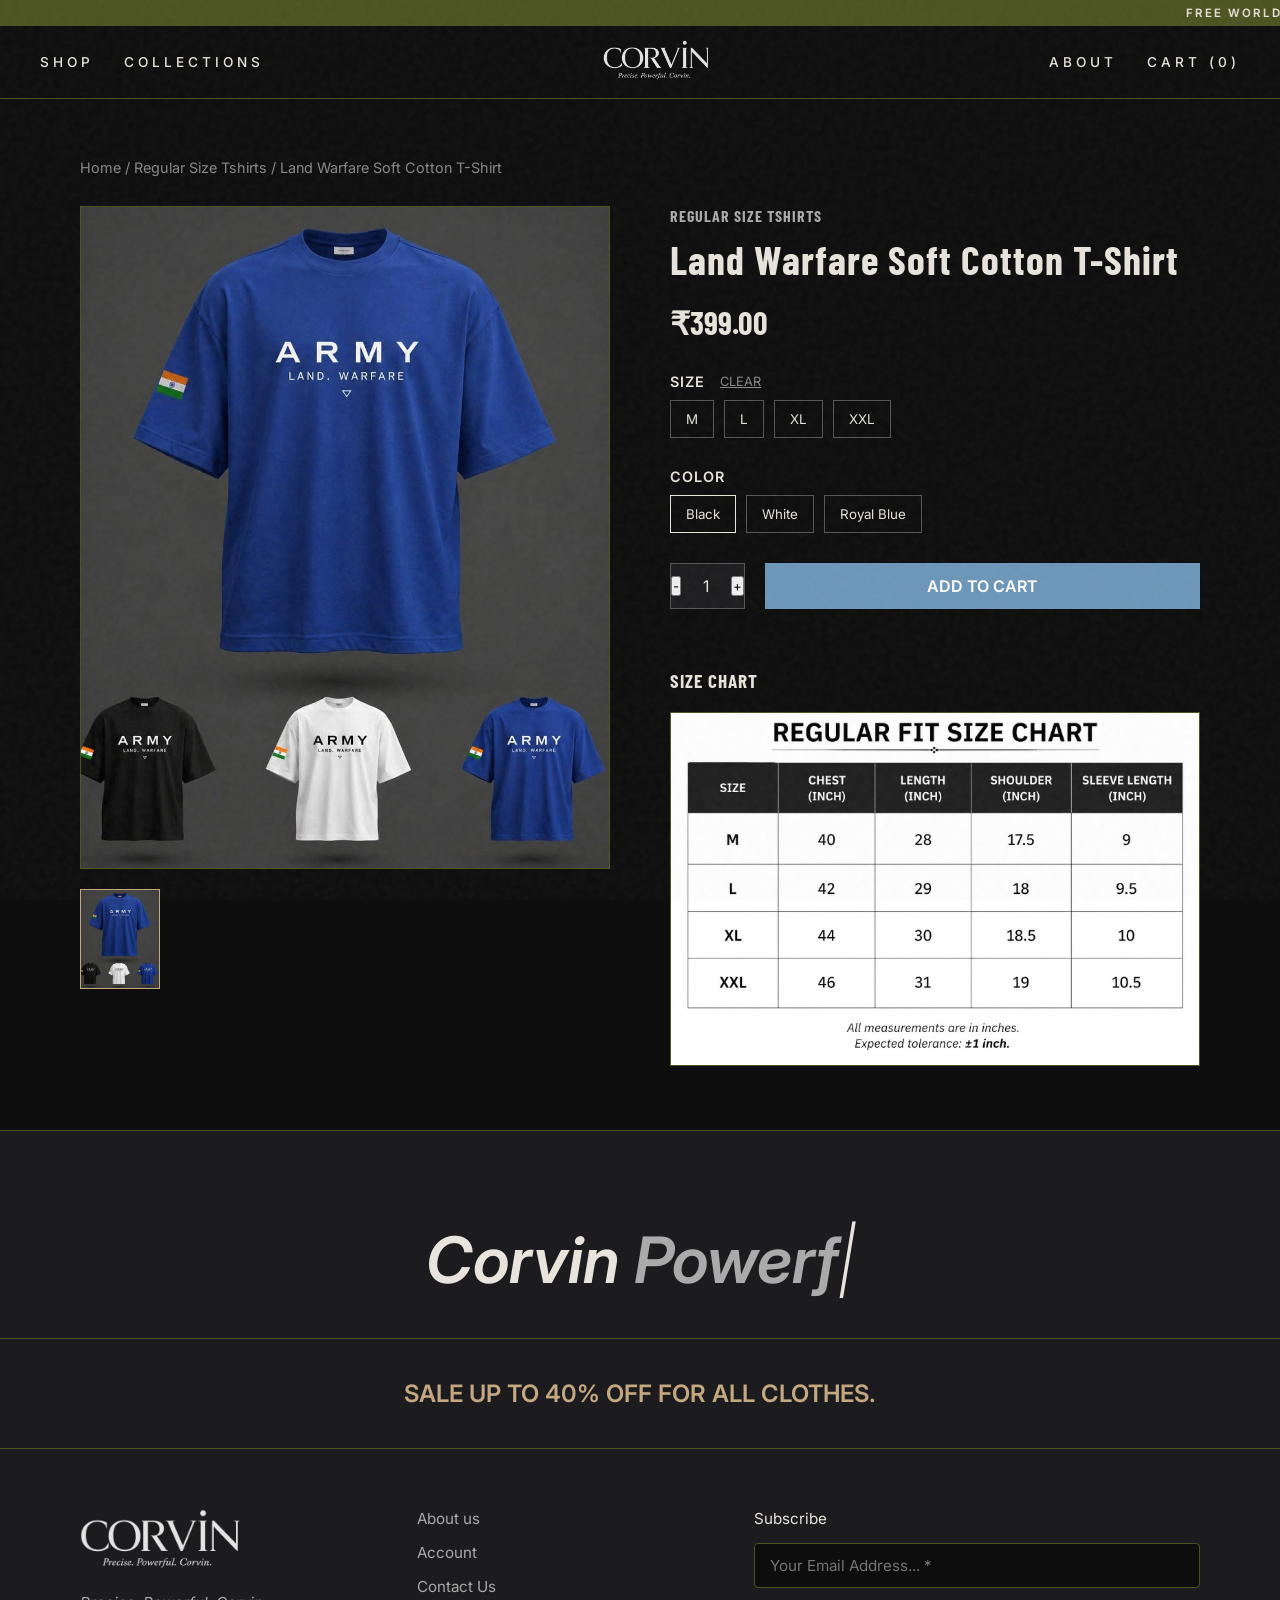
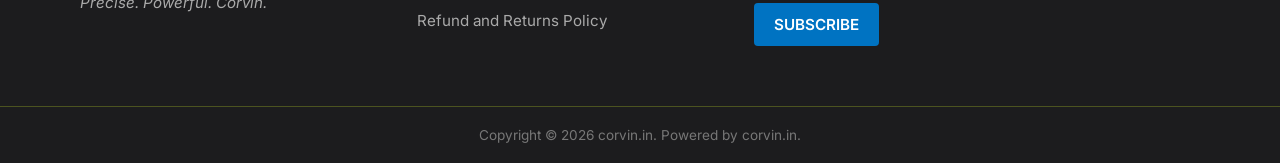
<file: product-land-warfare.html>
<!DOCTYPE html>
<html lang="en">

<head>
    <meta charset="UTF-8">
    <meta name="viewport" content="width=device-width, initial-scale=1.0">
    <title>Land Warfare Soft Cotton T-Shirt - CORVIN</title>
    <link rel="preconnect" href="https://fonts.googleapis.com">
    <link rel="preconnect" href="https://fonts.gstatic.com" crossorigin>
    <link
        href="https://fonts.googleapis.com/css2?family=Barlow+Condensed:wght@600;700&family=Inter:wght@300;400;500;600;700&display=swap"
        rel="stylesheet">
    <link rel="stylesheet" href="style.css">
</head>

<body>
    <!-- Announcement Bar -->
    <div class="announcement-bar">
        <marquee behavior="scroll" direction="left">FREE WORLDWIDE SHIPPING ON ALL ORDERS OVER  // NEW MILITARY
            SURPLUS COLLECTION OUT NOW</marquee>
    </div>

    <!-- Navigation -->
    <nav class="navbar">
        <div class="nav-links">
            <a href="corvin.html">SHOP</a>
            <a href="corvin.html#latest-drops">COLLECTIONS</a>
        </div>
        <div class="logo">
            <a href="corvin.html"><img src="logo.png" alt="CORVIN"></a>
        </div>
        <div class="nav-links">
            <a href="about.html">ABOUT</a>
            <a href="cart.html">CART (0)</a>
        </div>
    </nav>

    <main class="product-detail-main">
        <div class="product-breadcrumbs">
            <a href="corvin.html">Home</a> / <a href="regular.html">Regular Size Tshirts</a> / <span>Land Warfare Soft Cotton T-Shirt</span>
        </div>

        <div class="product-detail-container">
            <!-- Left Side: Images -->
            <div class="product-gallery">
                <img src="90827efd-ab67-4926-b6e6-ee890d25b840.jpg" alt="Land Warfare Soft Cotton T-Shirt" class="main-image">
                <div class="thumbnail-gallery">
                    <img src="90827efd-ab67-4926-b6e6-ee890d25b840.jpg" alt="Thumbnail" class="thumbnail-image active">
                    <!-- Additional thumbnails can be added here -->
                </div>
            </div>

            <!-- Right Side: Details -->
            <div class="product-info-panel">
                <h2 class="product-category-title">Regular Size Tshirts</h2>
                <h1 class="product-title-large">Land Warfare Soft Cotton T-Shirt</h1>
                <div class="product-price-large">₹399.00</div>

                <div class="product-options-group">
                    <div class="options-header">
                        <span class="options-label">Size</span>
                        <button class="btn-clear">Clear</button>
                    </div>
                    <div class="option-buttons">
                        <button class="option-btn">M</button>
                        <button class="option-btn">L</button>
                        <button class="option-btn">XL</button>
                        <button class="option-btn">XXL</button>
                    </div>
                </div>

                <div class="product-options-group">
                    <div class="options-header">
                        <span class="options-label">Color</span>
                    </div>
                    <div class="option-buttons">
                        <button class="option-btn selected">Black</button>
                        <button class="option-btn">White</button>
                        <button class="option-btn">Royal Blue</button>
                    </div>
                </div>

                <div class="cart-actions">
                    <div class="quantity-selector">
                        <button class="quantity-btn">-</button>
                        <input type="text" class="quantity-input" value="1">
                        <button class="quantity-btn">+</button>
                    </div>
                    <button class="btn-add-cart">Add to Cart</button>
                </div>

                <div class="size-chart-section">
                    <h3>Size Chart</h3>
                    <img src="sizechart.png" alt="Size Chart" class="size-chart-img">
                </div>
            </div>
        </div>
    </main>

    <!-- Footer -->
    <footer class="site-footer">
        <div class="footer-top">
            <h2 class="footer-marquee-text">Corvin <span id="typewriter"></span><span class="typewriter-cursor">|</span></h2>
        </div>
        <div class="footer-middle">
            <p class="sale-text">SALE UP TO 40% OFF FOR ALL CLOTHES.</p>
        </div>
        <div class="footer-bottom">
            <div class="footer-logo-col">
                <img src="logo.png" alt="CORVIN" class="footer-logo">
                <p class="tagline">Precise. Powerful. Corvin.</p>
            </div>
            <div class="footer-links-col">
                <a href="about.html">About us</a>
                <a href="#">Account</a>
                <a href="#">Contact Us</a>
                <a href="returns-policy.html">Refund and Returns Policy</a>
            </div>
            <div class="footer-subscribe-col">
                <p class="subscribe-label">Subscribe</p>
                <form class="subscribe-form">
                    <input type="email" placeholder="Your Email Address... *" required>
                    <button type="submit" class="btn-blue">SUBSCRIBE</button>
                </form>
            </div>
        </div>
        <div class="footer-copyright">
            <p>Copyright &copy; 2026 corvin.in. Powered by corvin.in.</p>
        </div>
    </footer>
    <script>
        const typewriterText = document.getElementById("typewriter");
        const words = ["Powerful.", "Precise."];
        let wordIndex = 0;
        let charIndex = 0;
        let isDeleting = false;

        function type() {
            if(!typewriterText) return;
            const currentWord = words[wordIndex];
            
            if (isDeleting) {
                typewriterText.textContent = currentWord.substring(0, charIndex - 1);
                charIndex--;
            } else {
                typewriterText.textContent = currentWord.substring(0, charIndex + 1);
                charIndex++;
            }

            let typeSpeed = isDeleting ? 40 : 80;

            if (!isDeleting && charIndex === currentWord.length) {
                typeSpeed = 1500; // Pause at end of word
                isDeleting = true;
            } else if (isDeleting && charIndex === 0) {
                isDeleting = false;
                wordIndex = (wordIndex + 1) % words.length;
                typeSpeed = 300; // Pause before typing new word
            }

            setTimeout(type, typeSpeed);
        }

        // Start typing animation on load
        document.addEventListener("DOMContentLoaded", () => {
            setTimeout(type, 1000);

            // Option selection logic
            document.querySelectorAll(".option-buttons").forEach(group => {
                const buttons = group.querySelectorAll(".option-btn");
                buttons.forEach(btn => {
                    btn.addEventListener("click", () => {
                        buttons.forEach(b => b.classList.remove("selected"));
                        btn.classList.add("selected");
                    });
                });
            });
            
            // Clear button
            const clearBtn = document.querySelector(".btn-clear");
            if(clearBtn) {
                clearBtn.addEventListener("click", () => {
                    document.querySelectorAll(".option-btn").forEach(b => b.classList.remove("selected"));
                });
            }
            
            // Quantity buttons
            const qBtns = document.querySelectorAll(".quantity-btn");
            const qInput = document.querySelector(".quantity-input");
            if(qBtns.length === 2 && qInput) {
                qBtns[0].addEventListener("click", () => {
                    let v = parseInt(qInput.value) || 1;
                    if(v > 1) qInput.value = v - 1;
                });
                qBtns[1].addEventListener("click", () => {
                    let v = parseInt(qInput.value) || 1;
                    qInput.value = v + 1;
                });
            }
        });
    </script>
</body>
</html>
</file>
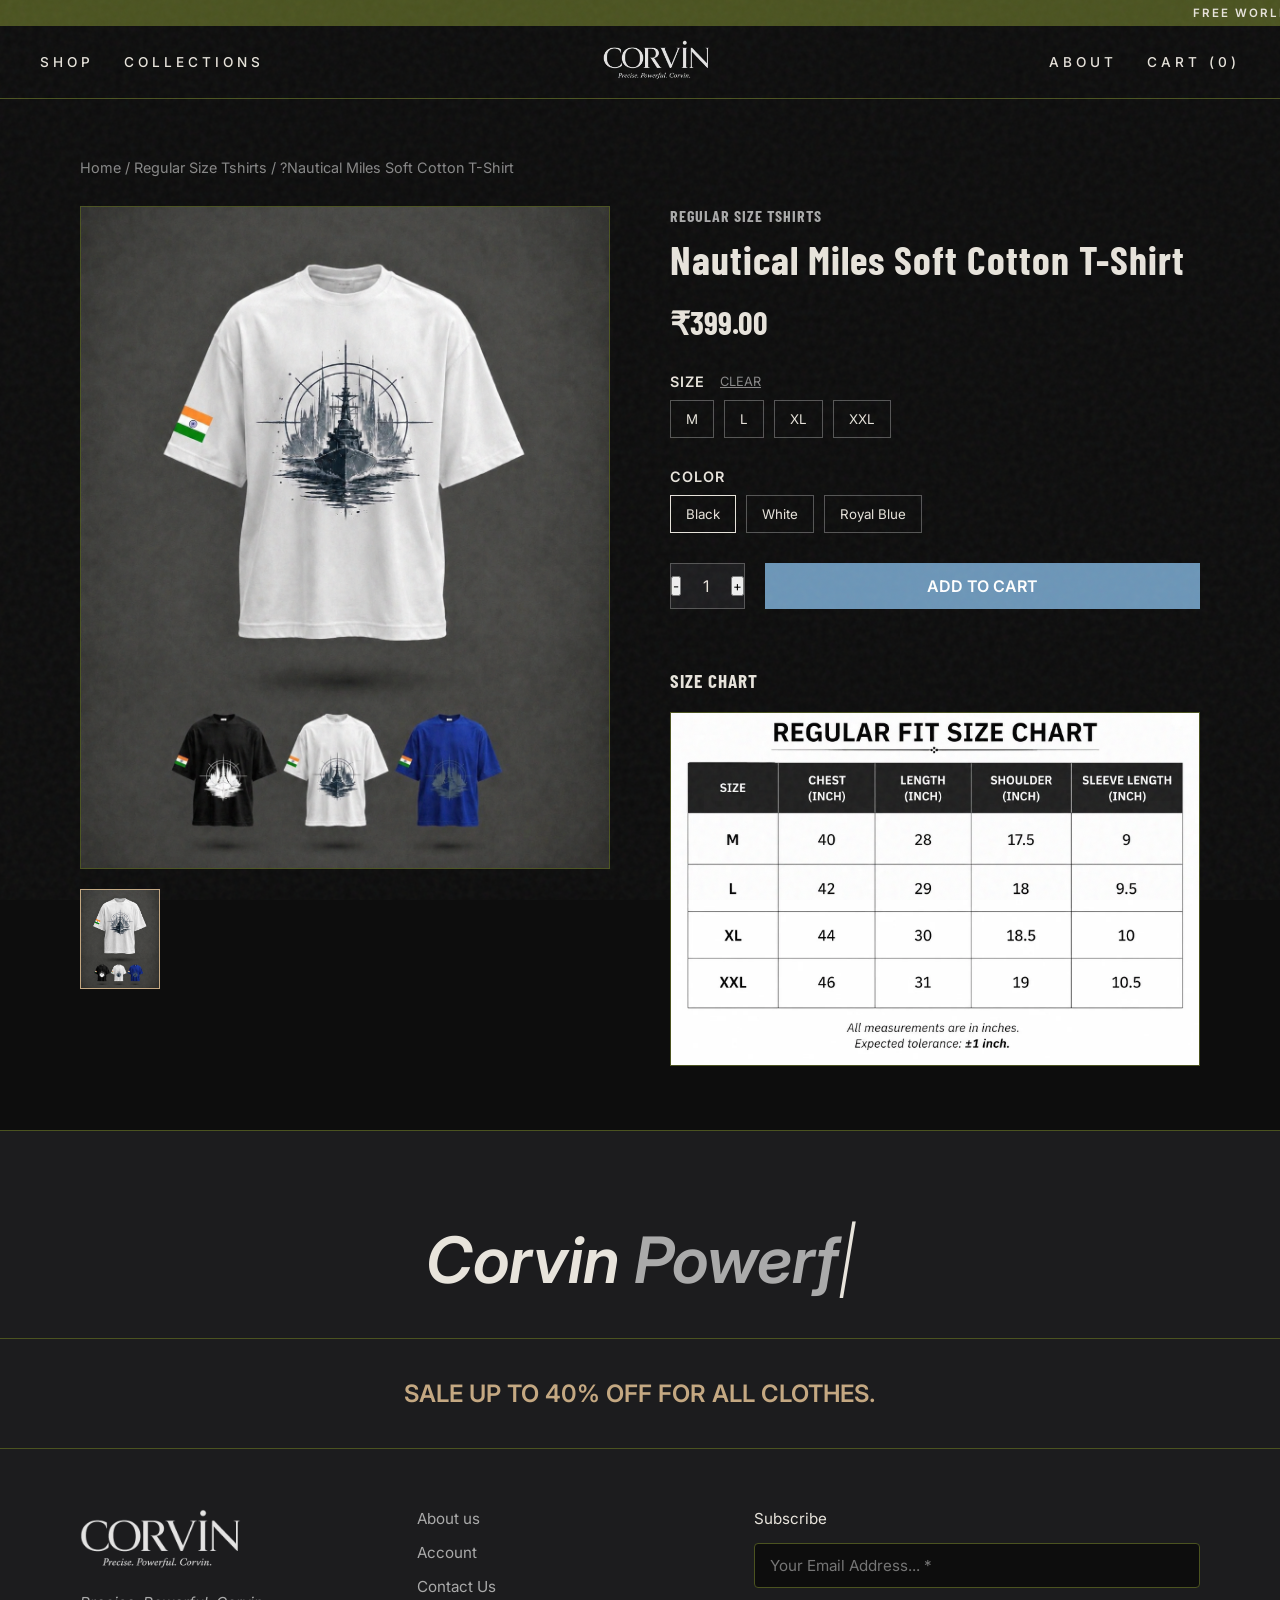
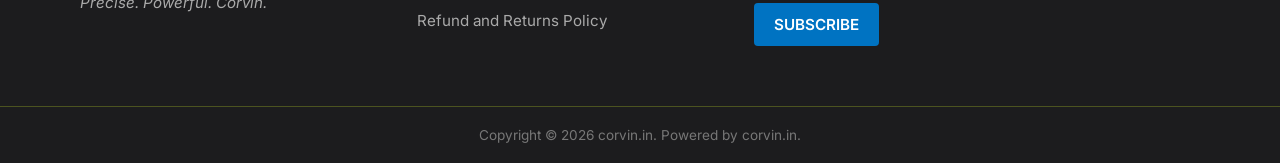
<file: product-nautical-miles.html>
<!DOCTYPE html>
<html lang="en">

<head>
    <meta charset="UTF-8">
    <meta name="viewport" content="width=device-width, initial-scale=1.0">
    <title>?Nautical Miles Soft Cotton T-Shirt - CORVIN</title>
    <link rel="preconnect" href="https://fonts.googleapis.com">
    <link rel="preconnect" href="https://fonts.gstatic.com" crossorigin>
    <link
        href="https://fonts.googleapis.com/css2?family=Barlow+Condensed:wght@600;700&family=Inter:wght@300;400;500;600;700&display=swap"
        rel="stylesheet">
    <link rel="stylesheet" href="style.css">
</head>

<body>
    <!-- Announcement Bar -->
    <div class="announcement-bar">
        <marquee behavior="scroll" direction="left">FREE WORLDWIDE SHIPPING ON ALL ORDERS OVER  // NEW MILITARY
            SURPLUS COLLECTION OUT NOW</marquee>
    </div>

    <!-- Navigation -->
    <nav class="navbar">
        <div class="nav-links">
            <a href="corvin.html">SHOP</a>
            <a href="corvin.html#latest-drops">COLLECTIONS</a>
        </div>
        <div class="logo">
            <a href="corvin.html"><img src="logo.png" alt="CORVIN"></a>
        </div>
        <div class="nav-links">
            <a href="about.html">ABOUT</a>
            <a href="cart.html">CART (0)</a>
        </div>
    </nav>

    <main class="product-detail-main">
        <div class="product-breadcrumbs">
            <a href="corvin.html">Home</a> / <a href="regular.html">Regular Size Tshirts</a> / <span>?Nautical Miles Soft Cotton T-Shirt</span>
        </div>

        <div class="product-detail-container">
            <!-- Left Side: Images -->
            <div class="product-gallery">
                <img src="ChatGPT Image Jun 28, 2026, 02_55_30 PM.png" alt="?Nautical Miles Soft Cotton T-Shirt" class="main-image">
                <div class="thumbnail-gallery">
                    <img src="ChatGPT Image Jun 28, 2026, 02_55_30 PM.png" alt="Thumbnail" class="thumbnail-image active">
                    <!-- Additional thumbnails can be added here -->
                </div>
            </div>

            <!-- Right Side: Details -->
            <div class="product-info-panel">
                <h2 class="product-category-title">Regular Size Tshirts</h2>
                <h1 class="product-title-large">Nautical Miles Soft Cotton T-Shirt</h1>
                <div class="product-price-large">₹399.00</div>

                <div class="product-options-group">
                    <div class="options-header">
                        <span class="options-label">Size</span>
                        <button class="btn-clear">Clear</button>
                    </div>
                    <div class="option-buttons">
                        <button class="option-btn">M</button>
                        <button class="option-btn">L</button>
                        <button class="option-btn">XL</button>
                        <button class="option-btn">XXL</button>
                    </div>
                </div>

                <div class="product-options-group">
                    <div class="options-header">
                        <span class="options-label">Color</span>
                    </div>
                    <div class="option-buttons">
                        <button class="option-btn selected">Black</button>
                        <button class="option-btn">White</button>
                        <button class="option-btn">Royal Blue</button>
                    </div>
                </div>

                <div class="cart-actions">
                    <div class="quantity-selector">
                        <button class="quantity-btn">-</button>
                        <input type="text" class="quantity-input" value="1">
                        <button class="quantity-btn">+</button>
                    </div>
                    <button class="btn-add-cart">Add to Cart</button>
                </div>

                <div class="size-chart-section">
                    <h3>Size Chart</h3>
                    <img src="sizechart.png" alt="Size Chart" class="size-chart-img">
                </div>
            </div>
        </div>
    </main>

    <!-- Footer -->
    <footer class="site-footer">
        <div class="footer-top">
            <h2 class="footer-marquee-text">Corvin <span id="typewriter"></span><span class="typewriter-cursor">|</span></h2>
        </div>
        <div class="footer-middle">
            <p class="sale-text">SALE UP TO 40% OFF FOR ALL CLOTHES.</p>
        </div>
        <div class="footer-bottom">
            <div class="footer-logo-col">
                <img src="logo.png" alt="CORVIN" class="footer-logo">
                <p class="tagline">Precise. Powerful. Corvin.</p>
            </div>
            <div class="footer-links-col">
                <a href="about.html">About us</a>
                <a href="#">Account</a>
                <a href="#">Contact Us</a>
                <a href="returns-policy.html">Refund and Returns Policy</a>
            </div>
            <div class="footer-subscribe-col">
                <p class="subscribe-label">Subscribe</p>
                <form class="subscribe-form">
                    <input type="email" placeholder="Your Email Address... *" required>
                    <button type="submit" class="btn-blue">SUBSCRIBE</button>
                </form>
            </div>
        </div>
        <div class="footer-copyright">
            <p>Copyright &copy; 2026 corvin.in. Powered by corvin.in.</p>
        </div>
    </footer>
    <script>
        const typewriterText = document.getElementById("typewriter");
        const words = ["Powerful.", "Precise."];
        let wordIndex = 0;
        let charIndex = 0;
        let isDeleting = false;

        function type() {
            if(!typewriterText) return;
            const currentWord = words[wordIndex];
            
            if (isDeleting) {
                typewriterText.textContent = currentWord.substring(0, charIndex - 1);
                charIndex--;
            } else {
                typewriterText.textContent = currentWord.substring(0, charIndex + 1);
                charIndex++;
            }

            let typeSpeed = isDeleting ? 40 : 80;

            if (!isDeleting && charIndex === currentWord.length) {
                typeSpeed = 1500; // Pause at end of word
                isDeleting = true;
            } else if (isDeleting && charIndex === 0) {
                isDeleting = false;
                wordIndex = (wordIndex + 1) % words.length;
                typeSpeed = 300; // Pause before typing new word
            }

            setTimeout(type, typeSpeed);
        }

        // Start typing animation on load
        document.addEventListener("DOMContentLoaded", () => {
            setTimeout(type, 1000);

            // Option selection logic
            document.querySelectorAll(".option-buttons").forEach(group => {
                const buttons = group.querySelectorAll(".option-btn");
                buttons.forEach(btn => {
                    btn.addEventListener("click", () => {
                        buttons.forEach(b => b.classList.remove("selected"));
                        btn.classList.add("selected");
                    });
                });
            });
            
            // Clear button
            const clearBtn = document.querySelector(".btn-clear");
            if(clearBtn) {
                clearBtn.addEventListener("click", () => {
                    document.querySelectorAll(".option-btn").forEach(b => b.classList.remove("selected"));
                });
            }
            
            // Quantity buttons
            const qBtns = document.querySelectorAll(".quantity-btn");
            const qInput = document.querySelector(".quantity-input");
            if(qBtns.length === 2 && qInput) {
                qBtns[0].addEventListener("click", () => {
                    let v = parseInt(qInput.value) || 1;
                    if(v > 1) qInput.value = v - 1;
                });
                qBtns[1].addEventListener("click", () => {
                    let v = parseInt(qInput.value) || 1;
                    qInput.value = v + 1;
                });
            }
        });
    </script>
</body>
</html>
</file>
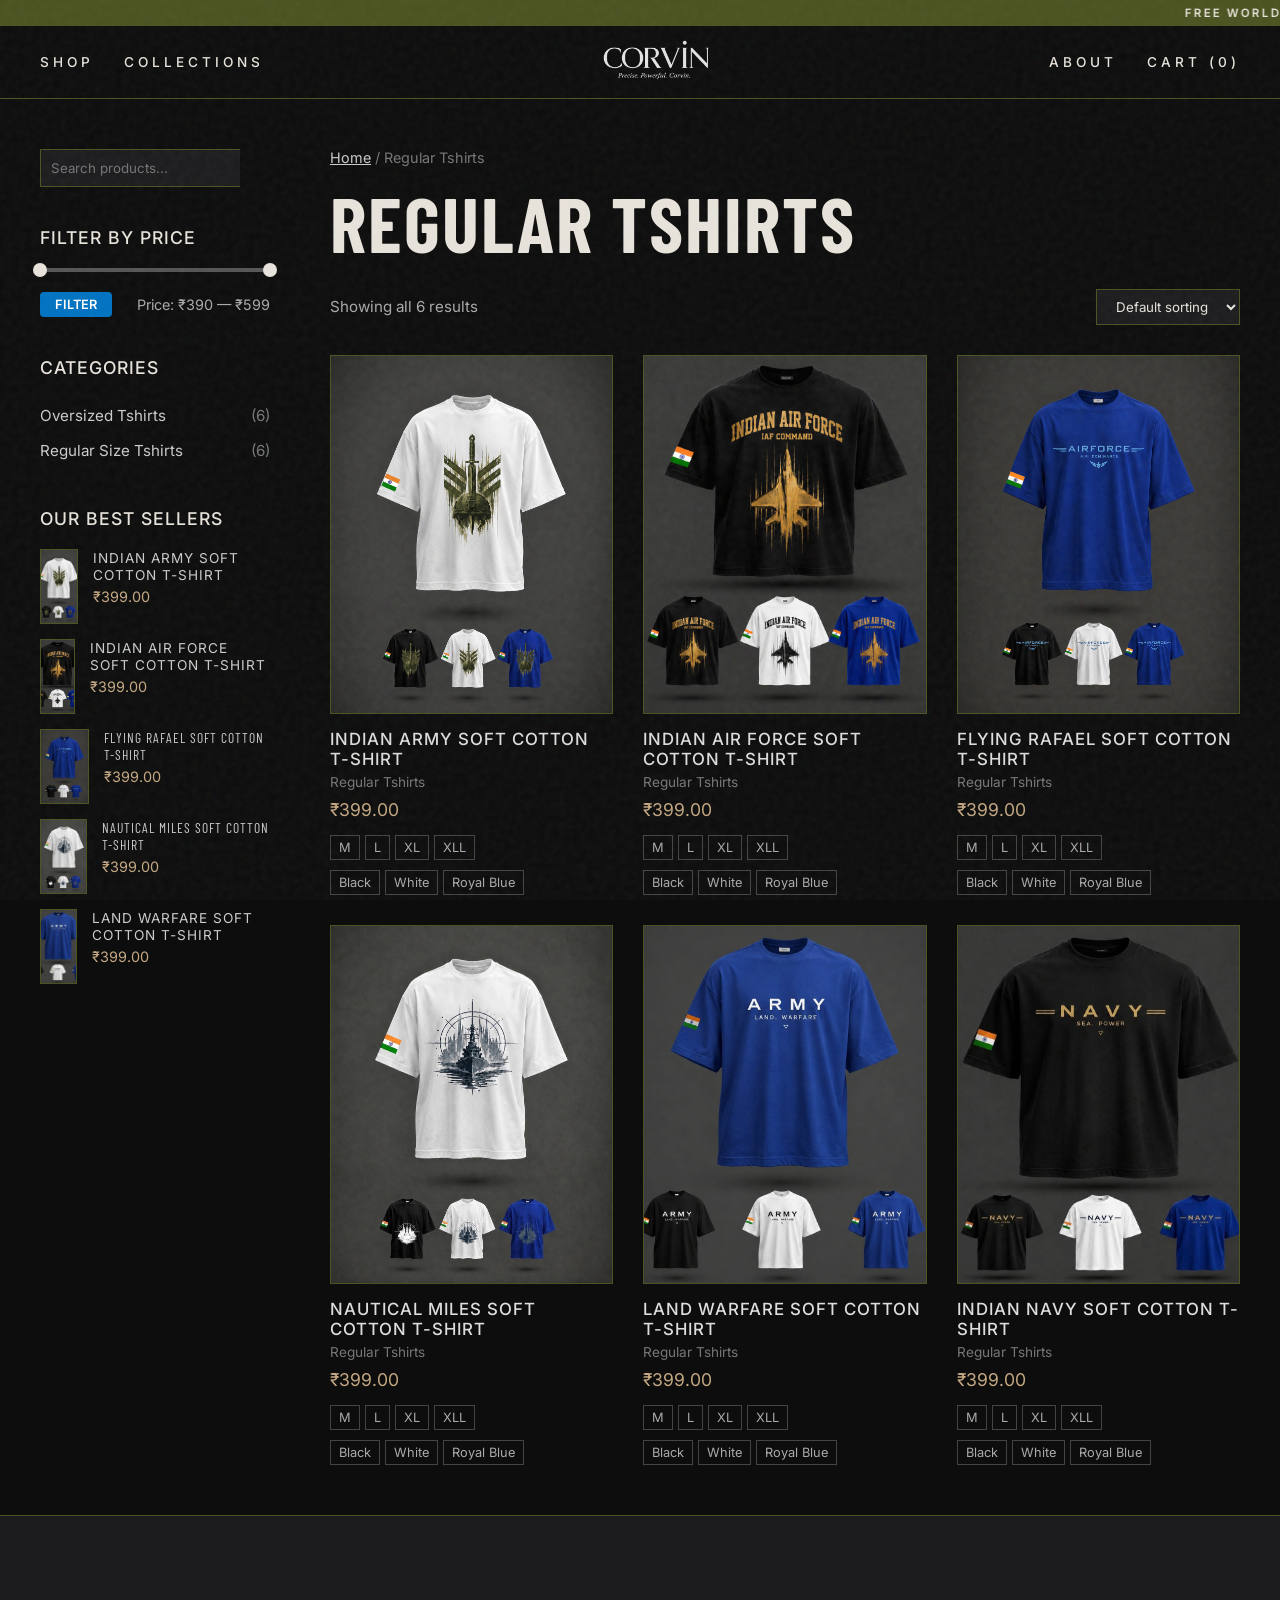
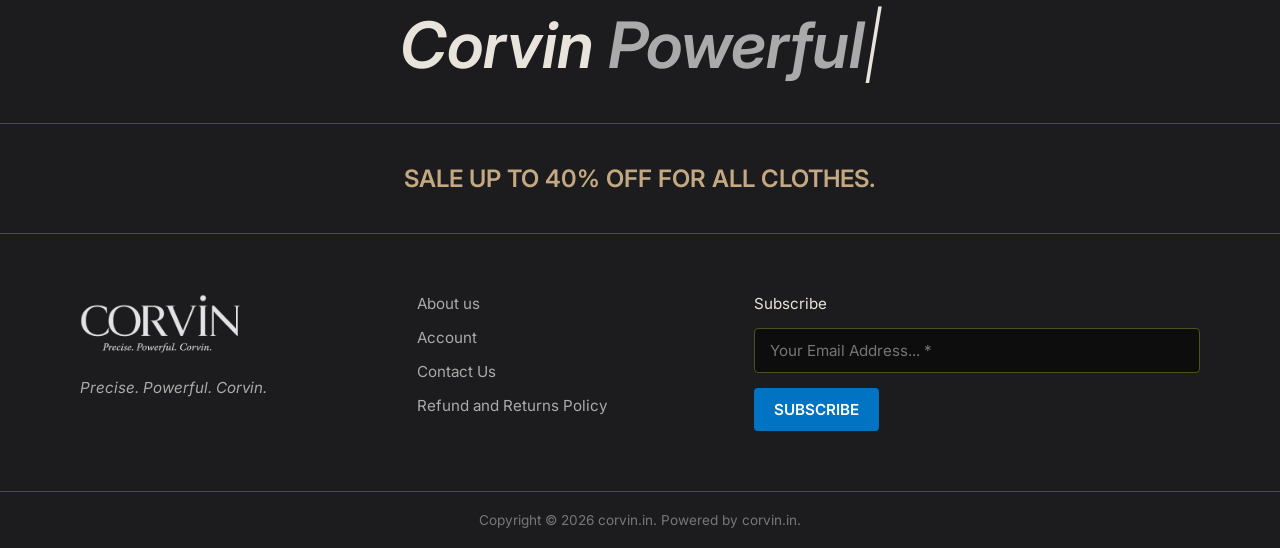
<file: regular.html>
<!DOCTYPE html>
<html lang="en">

<head>
    <meta charset="UTF-8">
    <meta name="viewport" content="width=device-width, initial-scale=1.0">
    <title>Regular Tshirts - CORVIN</title>
    <!-- Fonts: Barlow Condensed for Headings, Inter for Body -->
    <link rel="preconnect" href="https://fonts.googleapis.com">
    <link rel="preconnect" href="https://fonts.gstatic.com" crossorigin>
    <link
        href="https://fonts.googleapis.com/css2?family=Barlow+Condensed:wght@600;700&family=Inter:wght@300;400;500;600;700&display=swap"
        rel="stylesheet">
    <link rel="stylesheet" href="style.css">
</head>

<body>
    <!-- Announcement Bar -->
    <div class="announcement-bar">
        <marquee behavior="scroll" direction="left">FREE WORLDWIDE SHIPPING ON ALL ORDERS OVER $150 // NEW MILITARY
            SURPLUS COLLECTION OUT NOW</marquee>
    </div>

    <!-- Navigation -->
    <nav class="navbar">
        <div class="nav-links">
            <a href="corvin.html">SHOP</a>
            <a href="corvin.html#latest-drops">COLLECTIONS</a>
        </div>
        <div class="logo">
            <a href="corvin.html"><img src="logo.png" alt="CORVIN"></a>
        </div>
        <div class="nav-links">
            <a href="about.html">ABOUT</a>
            <a href="cart.html">CART (0)</a>
        </div>
        <button class="nav-hamburger" id="navHamburger" aria-label="Toggle menu">
            <span></span><span></span><span></span>
        </button>
    </nav>
    <nav class="mobile-nav" id="mobileNav">
        <a href="corvin.html">SHOP</a>
        <a href="corvin.html#latest-drops">COLLECTIONS</a>
        <a href="about.html">ABOUT</a>
        <a href="cart.html">CART (0)</a>
    </nav>

    <main class="shop-main">
        <div class="shop-container">
            <!-- Sidebar -->
            <aside class="shop-sidebar">
                <div class="sidebar-widget">
                    <form class="search-form">
                        <input type="text" placeholder="Search products...">
                        <button type="submit" class="btn-blue"></button>
                    </form>
                </div>
                
                <div class="sidebar-widget">
                    <h3 class="widget-title">Filter by price</h3>
                    <div class="price-slider">
                        <div class="slider-track"><div class="slider-fill"></div></div>
                        <div class="slider-handles">
                            <div class="handle" style="left: 0;"></div>
                            <div class="handle" style="left: 100%;"></div>
                        </div>
                    </div>
                    <div class="price-filter-actions">
                        <button class="btn-blue btn-small">FILTER</button>
                        <span>Price: ₹390 — ₹599</span>
                    </div>
                </div>

                <div class="sidebar-widget">
                    <h3 class="widget-title">Categories</h3>
                    <ul class="category-list">
                        <li><a href="oversized.html">Oversized Tshirts</a> <span>(6)</span></li>
                        <li><a href="regular.html">Regular Size Tshirts</a> <span>(6)</span></li>
                    </ul>
                </div>

                <div class="sidebar-widget">
                    <h3 class="widget-title">Our Best Sellers</h3>
                    <div class="bestseller-list">
                        <div class="bestseller-item">
                            <div class="bs-img"><img src="ChatGPT Image Jun 28, 2026, 02_55_22 PM.png" alt="Classic Crew Tee"></div>
                            <div class="bs-info">
                                <h4><a href="product-indian-army.html" style="color: inherit; text-decoration: none;">Indian Army Soft Cotton T-Shirt</a></h4>
                                <div class="price">
                                    <span class="new-price">₹399.00</span>
                                </div>
                            </div>
                        </div>
                        <div class="bestseller-item">
                            <div class="bs-img"><img src="ChatGPT Image Jun 28, 2026, 02_55_15 PM.png" alt="Minimal Logo Tee"></div>
                            <div class="bs-info">
                                <h4><a href="product-indian-air-force.html" style="color: inherit; text-decoration: none;">Indian Air Force Soft Cotton T-Shirt</a></h4>
                                <div class="price">
                                    
                                    <span class="new-price">₹399.00</span>
                                </div>
                            </div>
                        </div>
                        <div class="bestseller-item">
                            <div class="bs-img"><img src="ChatGPT Image Jun 28, 2026, 02_55_26 PM.png" alt="Solid Essential Tee"></div>
                            <div class="bs-info">
                                <h4>⁠Flying Rafael Soft Cotton T-Shirt</h4>
                                <div class="price">
                                    <span class="new-price">₹399.00</span>
                                </div>
                            </div>
                        </div>
                        <div class="bestseller-item">
                            <div class="bs-img"><img src="ChatGPT Image Jun 28, 2026, 02_55_30 PM.png" alt="Urban Basics Tee"></div>
                            <div class="bs-info">
                                <h4>⁠Nautical Miles Soft Cotton T-Shirt</h4>
                                <div class="price">
                                    <span class="new-price">₹399.00</span>
                                </div>
                            </div>
                        </div>
                        <div class="bestseller-item">
                            <div class="bs-img"><img src="90827efd-ab67-4926-b6e6-ee890d25b840.jpg" alt="Corvin Core Tee"></div>
                            <div class="bs-info">
                                <h4><a href="product-land-warfare.html" style="color: inherit; text-decoration: none;">Land Warfare Soft Cotton T-Shirt</a></h4>
                                <div class="price">
                                   <span class="new-price">₹399.00</span>
                                </div>
                            </div>
                        </div>
                    </div>
                </div>
            </aside>
            
            <!-- Main Content -->
            <section class="shop-content">
                <div class="shop-breadcrumbs">
                    <a href="corvin.html">Home</a> / <span>Regular Tshirts</span>
                </div>
                
                <h1 class="shop-title">Regular Tshirts</h1>
                
                <div class="shop-topbar">
                    <p>Showing all 6 results</p>
                    <select class="shop-sorting">
                        <option>Default sorting</option>
                    </select>
                </div>
                
                <div class="shop-grid">
                    <!-- Product 1 -->
                    <div class="shop-product-card">
                        <div class="product-image" onclick="(function(el){ const link = el.nextElementSibling.querySelector('a'); if(link) window.location.href=link.href; })(this);" style="cursor:pointer;">
                            <img src="ChatGPT Image Jun 28, 2026, 02_55_22 PM.png">
                        </div>
                        <div class="product-details">
                            <h3 class="product-title"><a href="product-indian-army.html" style="color: inherit; text-decoration: none;">Indian Army Soft Cotton T-Shirt</a></h3>
                            <p class="product-cat">Regular Tshirts</p>
                            <div class="product-price">
                                
                                <span class="new-price">₹399.00</span>
                            </div>
                            <div class="product-variations">
                                <div class="sizes">
                                    <button>M</button>
                                    <button>L</button>
                                    <button>XL</button>
                                    <button>XLL</button>
                                </div>
                                <div class="colors">
                                    <button>Black</button>
                                    <button>White</button>
                                    <button>Royal Blue</button>
                                </div>
                            </div>
                        </div>
                    </div>
                    
                    <!-- Product 2 -->
                    <div class="shop-product-card">
                        <div class="product-image" onclick="(function(el){ const link = el.nextElementSibling.querySelector('a'); if(link) window.location.href=link.href; })(this);" style="cursor:pointer;"><img src="ChatGPT Image Jun 28, 2026, 02_55_15 PM.png"></div>
                        <div class="product-details">
                            <h3 class="product-title"><a href="product-indian-air-force.html" style="color: inherit; text-decoration: none;">Indian Air Force Soft Cotton T-Shirt</a></h3>
                            <p class="product-cat">Regular Tshirts</p>
                            <div class="product-price">
                           
                               <span class="new-price">₹399.00</span>
                            </div>
                            <div class="product-variations">
                                <div class="sizes">
                                    <button>M</button>
                                    <button>L</button>
                                    <button>XL</button>
                                    <button>XLL</button>
                                </div>
                                <div class="colors">
                                    <button>Black</button>
                                    <button>White</button>
                                    <button>Royal Blue</button>
                                </div>
                            </div>
                        </div>
                    </div>

                    <!-- Product 3 -->
                    <div class="shop-product-card">
                        <div class="product-image" onclick="(function(el){ const link = el.nextElementSibling.querySelector('a'); if(link) window.location.href=link.href; })(this);" style="cursor:pointer;">
                            <img src="ChatGPT Image Jun 28, 2026, 02_55_26 PM.png">
                        </div>
                        <div class="product-details">
                            <h3 class="product-title">⁠<a href="product-flying-rafael.html" style="color: inherit; text-decoration: none;"></a>Flying Rafael Soft Cotton T-Shirt</h3>
                            <p class="product-cat">Regular Tshirts</p>
                            <div class="product-price">
                               <span class="new-price">₹399.00</span>
                            </div>
                            <div class="product-variations">
                                <div class="sizes">
                                    <button>M</button>
                                    <button>L</button>
                                    <button>XL</button>
                                    <button>XLL</button>
                                </div>
                                <div class="colors">
                                    <button>Black</button>
                                    <button>White</button>
                                    <button>Royal Blue</button>
                                </div>
                            </div>
                        </div>
                    </div>

                    <!-- Product 4 -->
                    <div class="shop-product-card">
                        <div class="product-image" onclick="(function(el){ const link = el.nextElementSibling.querySelector('a'); if(link) window.location.href=link.href; })(this);" style="cursor:pointer;">
                            <img src="ChatGPT Image Jun 28, 2026, 02_55_30 PM.png">
                        </div>
                        <div class="product-details">
                            <h3 class="product-title"><a href="product-nautical-miles.html" style="color: inherit; text-decoration: none;"></a>⁠Nautical Miles Soft Cotton T-Shirt</h3>
                            <p class="product-cat">Regular Tshirts</p>
                            <div class="product-price">
                                <span class="new-price">₹399.00</span>
                            </div>
                            <div class="product-variations">
                                <div class="sizes">
                                    <button>M</button>
                                    <button>L</button>
                                    <button>XL</button>
                                    <button>XLL</button>
                                </div>
                                <div class="colors">
                                    <button>Black</button>
                                    <button>White</button>
                                    <button>Royal Blue</button>
                                </div>
                            </div>
                        </div>
                    </div>

                    <!-- Product 5 -->
                    <div class="shop-product-card">
                        <div class="product-image" onclick="(function(el){ const link = el.nextElementSibling.querySelector('a'); if(link) window.location.href=link.href; })(this);" style="cursor:pointer;">
                            <img src="90827efd-ab67-4926-b6e6-ee890d25b840.jpg">
                        </div>
                        <div class="product-details">
                            <h3 class="product-title"><a href="product-land-warfare.html" style="color: inherit; text-decoration: none;">Land Warfare Soft Cotton T-Shirt</a></h3>
                            <p class="product-cat">Regular Tshirts</p>
                            <div class="product-price">
                                <span class="new-price">₹399.00</span>
                            </div>
                            <div class="product-variations">
                                <div class="sizes">
                                   <button>M</button>
                                    <button>L</button>
                                    <button>XL</button>
                                    <button>XLL</button>
                                </div>
                                <div class="colors">
                                    <button>Black</button>
                                    <button>White</button>
                                    <button>Royal Blue</button>
                                </div>
                            </div>
                        </div>
                    </div>

                    <!-- Product 6 -->
                    <div class="shop-product-card">
                        <div class="product-image" onclick="(function(el){ const link = el.nextElementSibling.querySelector('a'); if(link) window.location.href=link.href; })(this);" style="cursor:pointer;">
                            <img src="3e420b37-ccea-4527-bdc0-c1cc787f4041.jpg">
                        </div>
                        <div class="product-details">
                            <h3 class="product-title"><a href="product-indian-navy.html" style="color: inherit; text-decoration: none;">Indian Navy Soft Cotton T-Shirt</a></h3>
                            <p class="product-cat">Regular Tshirts</p>
                            <div class="product-price">
                                <span class="new-price">₹399.00</span>
                            </div>
                            <div class="product-variations">
                                <div class="sizes">
                                    <button>M</button>
                                    <button>L</button>
                                    <button>XL</button>
                                    <button>XLL</button>
                                </div>
                                <div class="colors">
                                    <button>Black</button>
                                    <button>White</button>
                                    <button>Royal Blue</button>
                                </div>
                            </div>
                        </div>
                    </div>

                </div>
            </section>
        </div>
    </main>

    <!-- Footer -->
    <footer class="site-footer">
        <div class="footer-top">
            <h2 class="footer-marquee-text">Corvin <span id="typewriter"></span><span class="typewriter-cursor">|</span></h2>
        </div>
        <div class="footer-middle">
            <p class="sale-text">SALE UP TO 40% OFF FOR ALL CLOTHES.</p>
        </div>
        <div class="footer-bottom">
            <div class="footer-logo-col">
                <img src="logo.png" alt="CORVIN" class="footer-logo">
                <p class="tagline">Precise. Powerful. Corvin.</p>
            </div>
            <div class="footer-links-col">
                <a href="about.html">About us</a>
                <a href="#">Account</a>
                <a href="#">Contact Us</a>
                <a href="returns-policy.html">Refund and Returns Policy</a>
            </div>
            <div class="footer-subscribe-col">
                <p class="subscribe-label">Subscribe</p>
                <form class="subscribe-form">
                    <input type="email" placeholder="Your Email Address... *" required>
                    <button type="submit" class="btn-blue">SUBSCRIBE</button>
                </form>
            </div>
        </div>
        <div class="footer-copyright">
            <p>Copyright &copy; 2026 corvin.in. Powered by corvin.in.</p>
        </div>
    </footer>
    <script>
        // Hamburger menu toggle
        const hamburger = document.getElementById('navHamburger');
        const mobileNav = document.getElementById('mobileNav');
        if (hamburger && mobileNav) {
            hamburger.addEventListener('click', () => {
                mobileNav.classList.toggle('open');
            });
        }
    </script>
    <script>
        const typewriterText = document.getElementById('typewriter');
        const words = ['Powerful.', 'Precise.'];
        let wordIndex = 0;
        let charIndex = 0;
        let isDeleting = false;

        function type() {
            const currentWord = words[wordIndex];
            
            if (isDeleting) {
                typewriterText.textContent = currentWord.substring(0, charIndex - 1);
                charIndex--;
            } else {
                typewriterText.textContent = currentWord.substring(0, charIndex + 1);
                charIndex++;
            }

            let typeSpeed = isDeleting ? 40 : 80;

            if (!isDeleting && charIndex === currentWord.length) {
                typeSpeed = 1500; // Pause at end of word
                isDeleting = true;
            } else if (isDeleting && charIndex === 0) {
                isDeleting = false;
                wordIndex = (wordIndex + 1) % words.length;
                typeSpeed = 300; // Pause before typing new word
            }

            setTimeout(type, typeSpeed);
        }

        // Start typing animation on load
        document.addEventListener('DOMContentLoaded', () => {
            setTimeout(type, 1000);
        });
    </script>
</body>
</html>
</file>
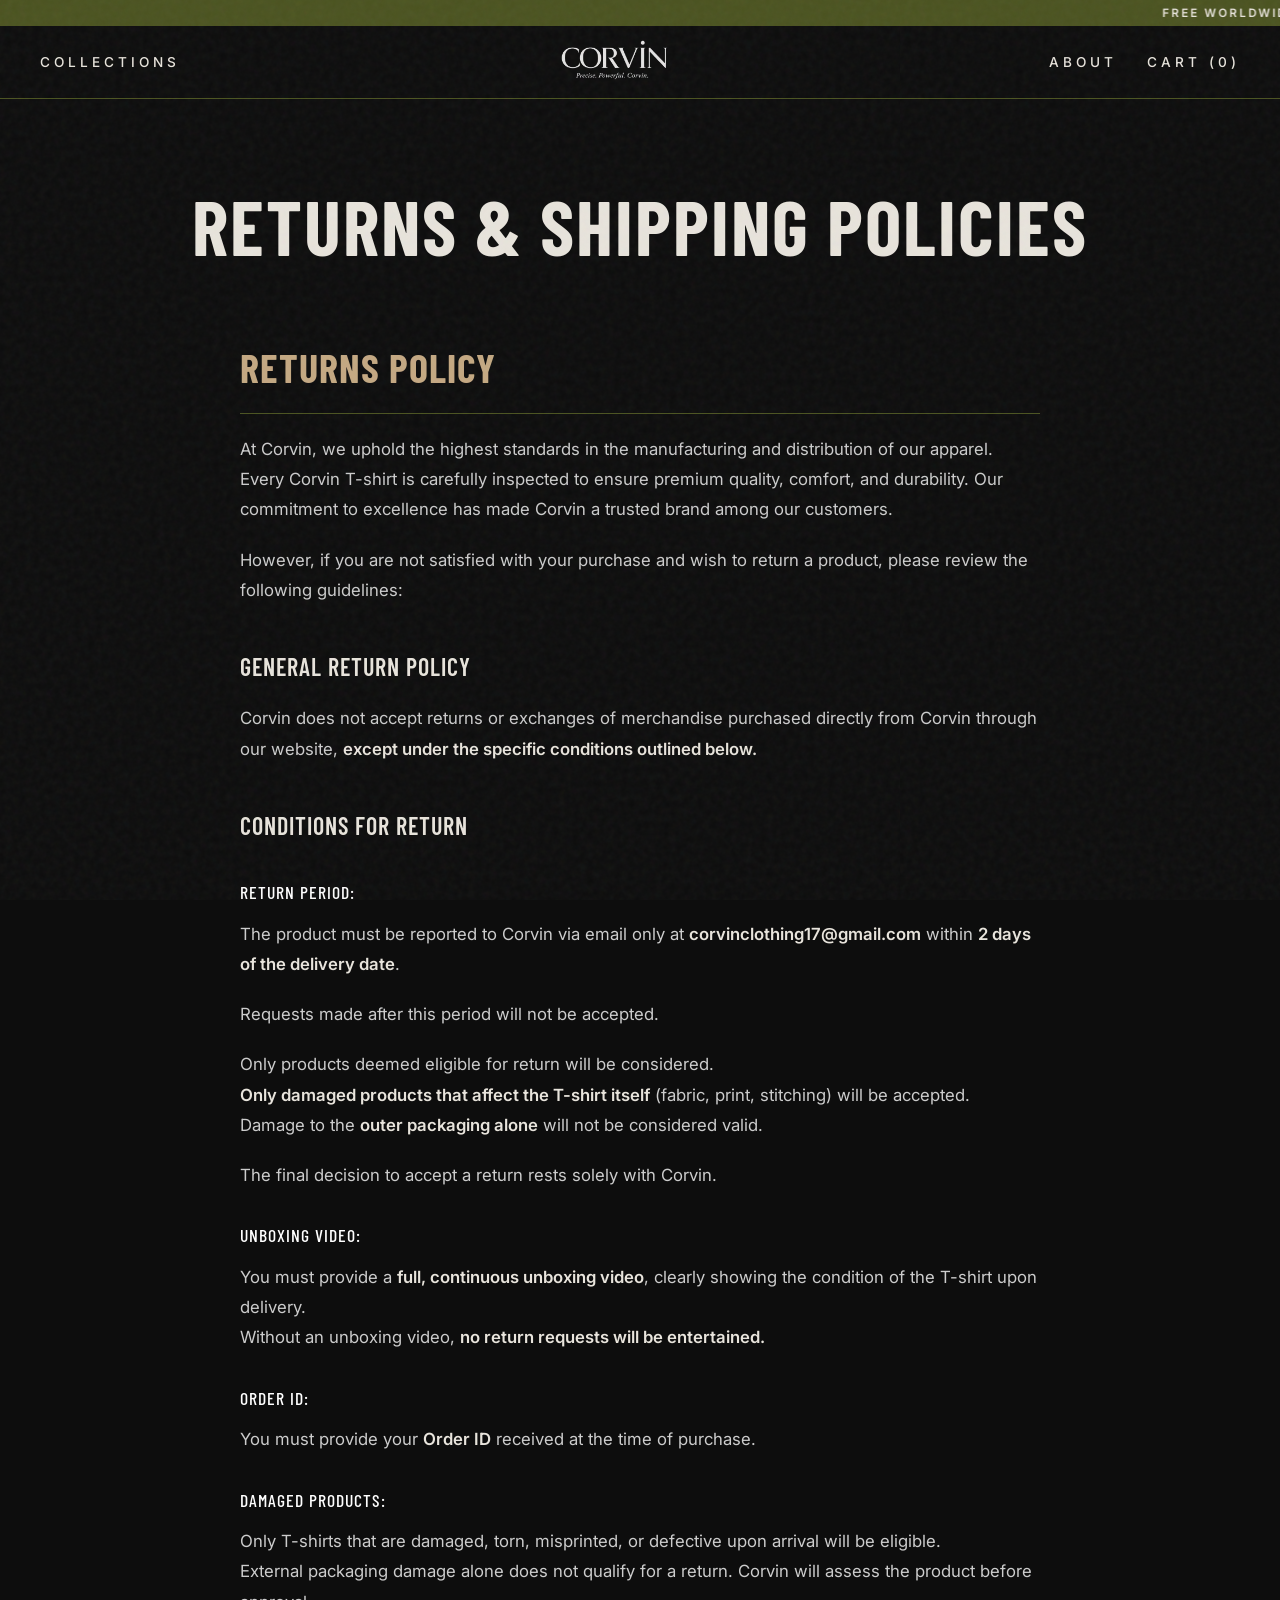
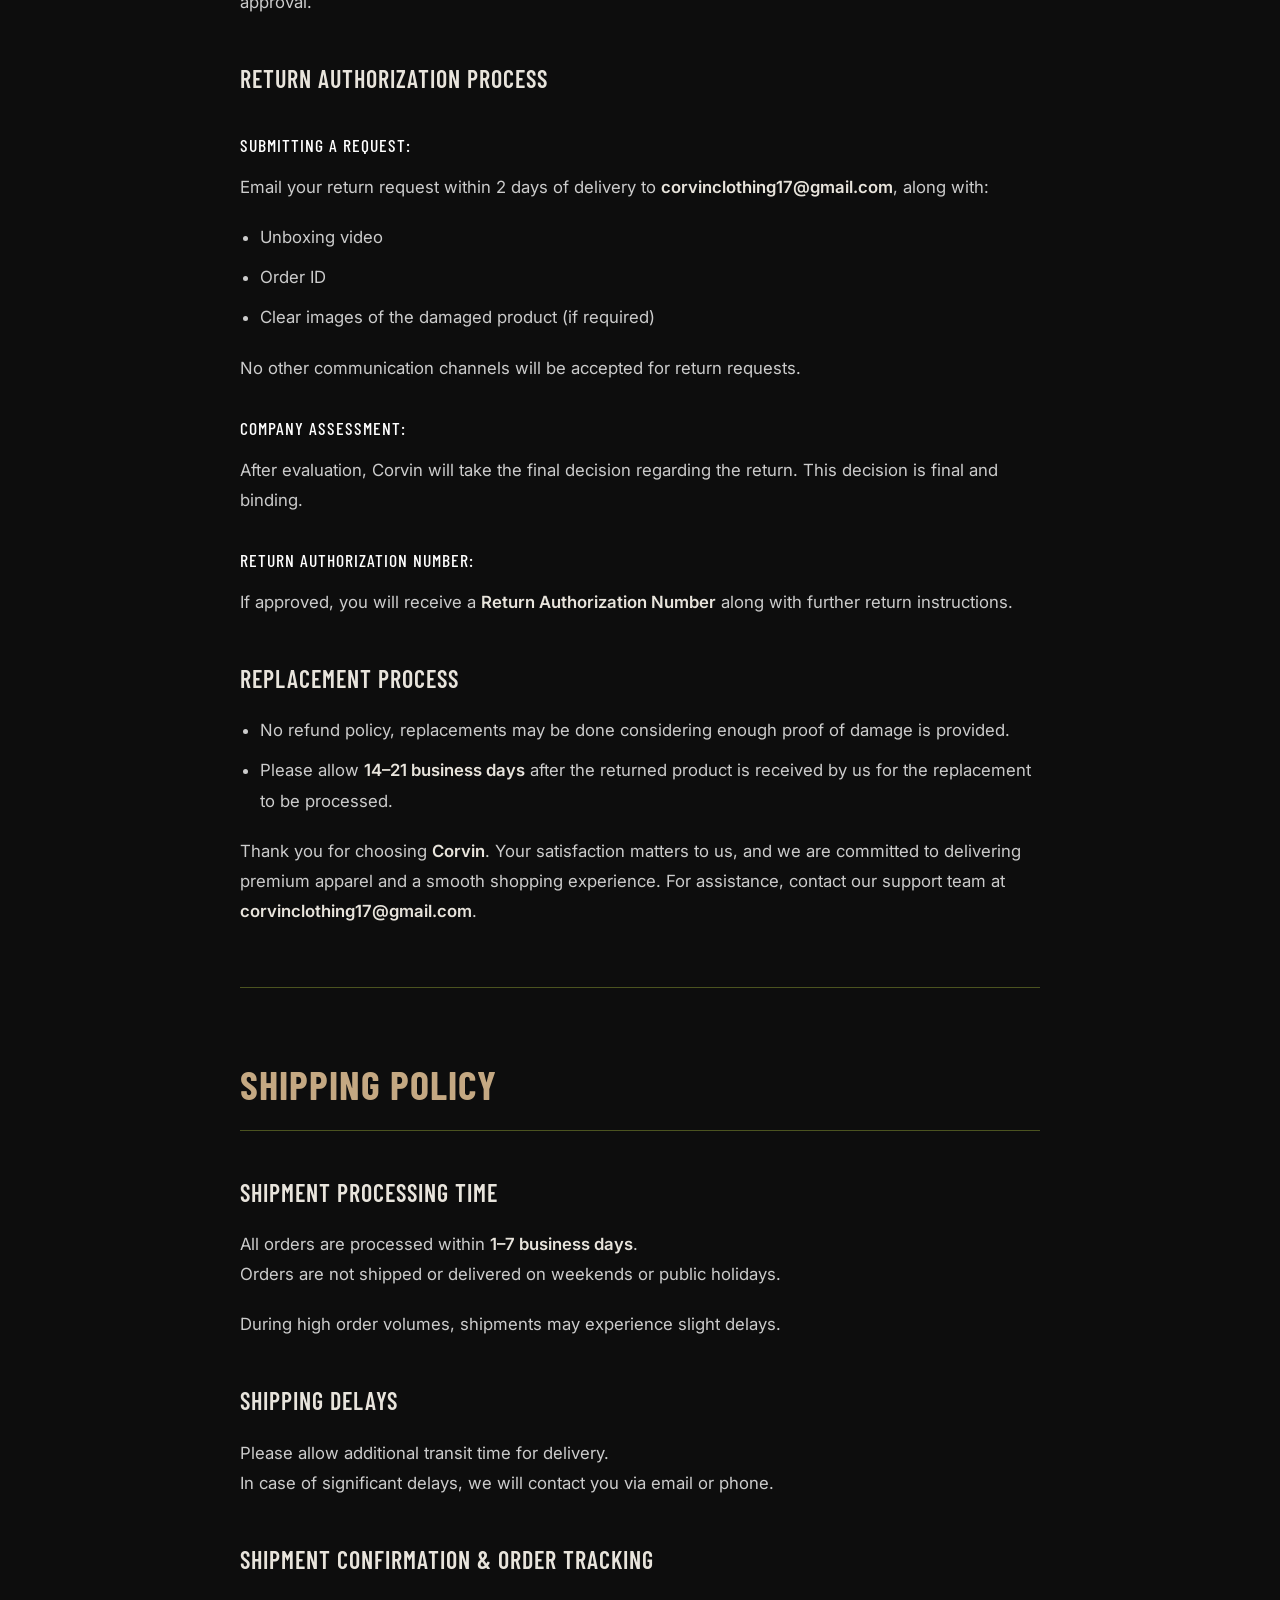
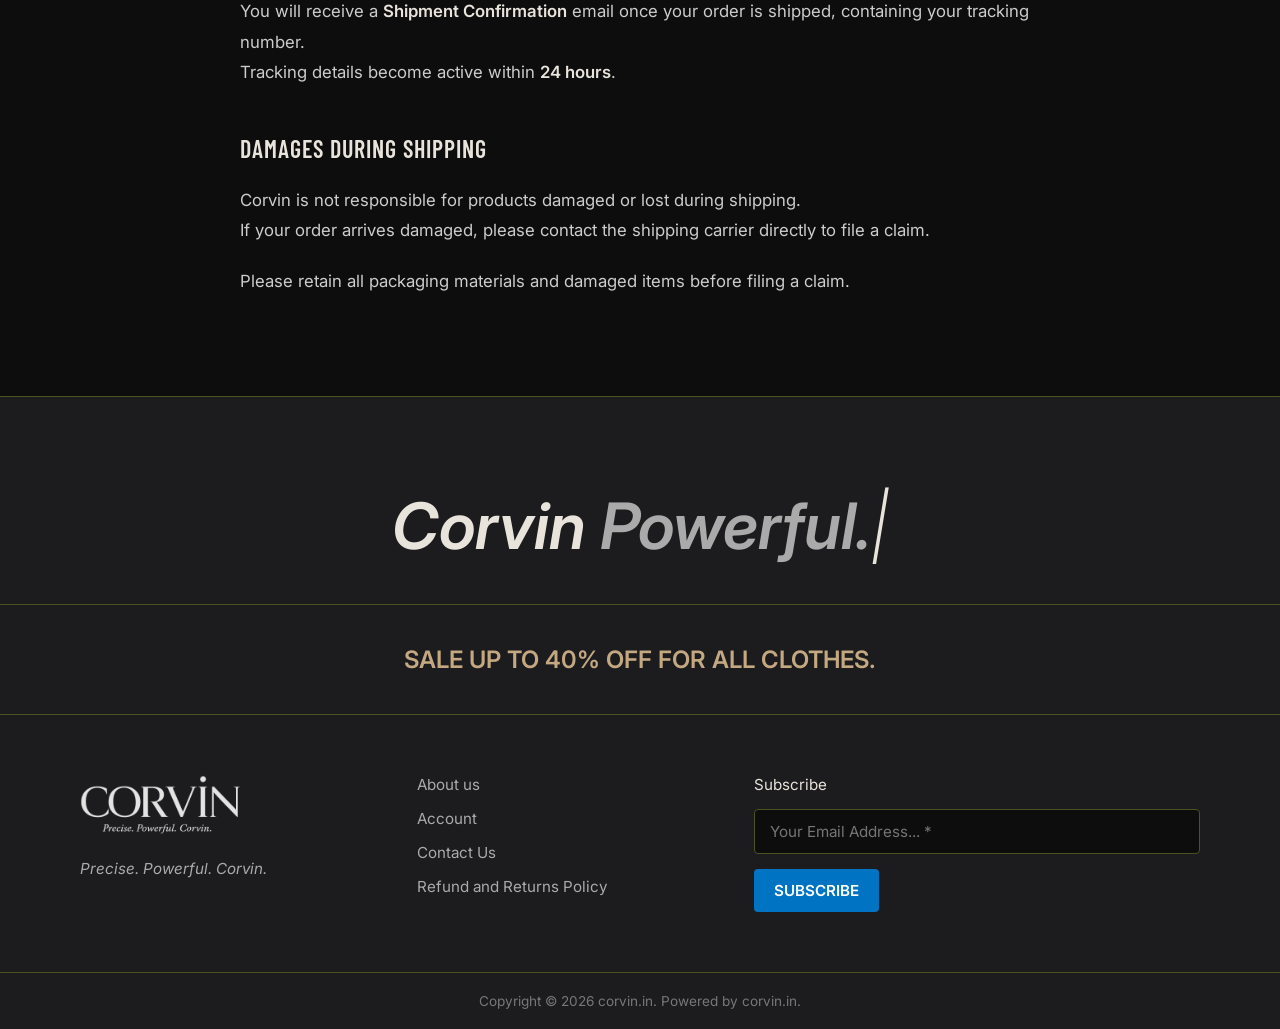
<file: returns-policy.html>
<!DOCTYPE html>
<html lang="en">

<head>
    <meta charset="UTF-8">
    <meta name="viewport" content="width=device-width, initial-scale=1.0">
    <title>Returns & Shipping Policies — CORVIN</title>
    <meta name="description" content="Returns and Shipping Policies for Corvin.">
    <link rel="preconnect" href="https://fonts.googleapis.com">
    <link rel="preconnect" href="https://fonts.gstatic.com" crossorigin>
    <link
        href="https://fonts.googleapis.com/css2?family=Barlow+Condensed:wght@600;700&family=Inter:wght@300;400;500;600;700&display=swap"
        rel="stylesheet">
    <link rel="stylesheet" href="style.css">
    <style>
        /* ─── Policy Page ─── */
        .policy-main {
            background-color: var(--bg-black);
            color: #ccc;
            padding: 80px 40px;
        }
        
        .policy-header {
            text-align: center;
            margin-bottom: 60px;
        }

        .policy-header h1 {
            font-family: 'Barlow Condensed', sans-serif;
            font-size: clamp(3rem, 6vw, 5rem);
            color: var(--text-offwhite);
            letter-spacing: 2px;
            text-transform: uppercase;
        }

        .policy-content {
            max-width: 800px;
            margin: 0 auto;
            font-family: 'Inter', sans-serif;
            line-height: 1.8;
            font-size: 1.05rem;
        }

        .policy-content h2 {
            font-family: 'Barlow Condensed', sans-serif;
            font-size: 2.5rem;
            color: var(--accent-khaki);
            margin-top: 60px;
            margin-bottom: 20px;
            letter-spacing: 1px;
            border-bottom: 1px solid var(--accent-green);
            padding-bottom: 10px;
        }

        .policy-content h3 {
            font-size: 1.5rem;
            color: var(--text-offwhite);
            margin-top: 40px;
            margin-bottom: 15px;
            font-weight: 600;
        }

        .policy-content h4 {
            font-size: 1.1rem;
            color: #fff;
            margin-top: 30px;
            margin-bottom: 10px;
            font-weight: 500;
        }

        .policy-content p {
            margin-bottom: 20px;
        }

        .policy-content ul {
            margin-bottom: 20px;
            padding-left: 20px;
        }

        .policy-content li {
            margin-bottom: 10px;
        }

        .policy-content strong {
            color: var(--text-offwhite);
            font-weight: 600;
        }

        .policy-content hr {
            border: 0;
            border-top: 1px solid var(--accent-green);
            margin: 60px 0;
        }
    </style>
</head>

<body>
    <!-- Announcement Bar -->
    <div class="announcement-bar">
        <marquee behavior="scroll" direction="left">FREE WORLDWIDE SHIPPING ON ALL ORDERS OVER $150 // NEW MILITARY
            SURPLUS COLLECTION OUT NOW</marquee>
    </div>

    <!-- Navigation -->
    <nav class="navbar">
        <div class="nav-links">
            <a href="corvin.html#latest-drops">COLLECTIONS</a>
        </div>
        <div class="logo">
            <a href="corvin.html"><img src="logo.png" alt="CORVIN"></a>
        </div>
        <div class="nav-links">
            <a href="about.html">ABOUT</a>
            <a href="cart.html">CART (0)</a>
        </div>
    </nav>

    <main class="policy-main">
        <section class="policy-header">
            <h1>Returns & Shipping Policies</h1>
        </section>

        <section class="policy-content">
            <h2>RETURNS POLICY</h2>
            <p>At Corvin, we uphold the highest standards in the manufacturing and distribution of our apparel. Every Corvin T-shirt is carefully inspected to ensure premium quality, comfort, and durability. Our commitment to excellence has made Corvin a trusted brand among our customers.</p>
            <p>However, if you are not satisfied with your purchase and wish to return a product, please review the following guidelines:</p>

            <h3>General Return Policy</h3>
            <p>Corvin does not accept returns or exchanges of merchandise purchased directly from Corvin through our website, <strong>except under the specific conditions outlined below.</strong></p>

            <h3>Conditions for Return</h3>
            <h4>Return Period:</h4>
            <p>The product must be reported to Corvin via email only at <strong>corvinclothing17@gmail.com</strong> within <strong>2 days of the delivery date</strong>.</p>
            <p>Requests made after this period will not be accepted.</p>
            <p>Only products deemed eligible for return will be considered.<br>
            <strong>Only damaged products that affect the T-shirt itself</strong> (fabric, print, stitching) will be accepted.<br>
            Damage to the <strong>outer packaging alone</strong> will not be considered valid.</p>
            <p>The final decision to accept a return rests solely with Corvin.</p>

            <h4>Unboxing Video:</h4>
            <p>You must provide a <strong>full, continuous unboxing video</strong>, clearly showing the condition of the T-shirt upon delivery.<br>
            Without an unboxing video, <strong>no return requests will be entertained.</strong></p>

            <h4>Order ID:</h4>
            <p>You must provide your <strong>Order ID</strong> received at the time of purchase.</p>

            <h4>Damaged Products:</h4>
            <p>Only T-shirts that are damaged, torn, misprinted, or defective upon arrival will be eligible.<br>
            External packaging damage alone does not qualify for a return. Corvin will assess the product before approval.</p>

            <h3>Return Authorization Process</h3>
            <h4>Submitting a Request:</h4>
            <p>Email your return request within 2 days of delivery to <strong>corvinclothing17@gmail.com</strong>, along with:</p>
            <ul>
                <li>Unboxing video</li>
                <li>Order ID</li>
                <li>Clear images of the damaged product (if required)</li>
            </ul>
            <p>No other communication channels will be accepted for return requests.</p>

            <h4>Company Assessment:</h4>
            <p>After evaluation, Corvin will take the final decision regarding the return. This decision is final and binding.</p>

            <h4>Return Authorization Number:</h4>
            <p>If approved, you will receive a <strong>Return Authorization Number</strong> along with further return instructions.</p>

            <h3>Replacement Process</h3>
            <ul>
                <li>No refund policy, replacements may be done considering enough proof of damage is provided.</li>
                <li>Please allow <strong>14–21 business days</strong> after the returned product is received by us for the replacement to be processed.</li>
            </ul>
            <p>Thank you for choosing <strong>Corvin</strong>. Your satisfaction matters to us, and we are committed to delivering premium apparel and a smooth shopping experience. For assistance, contact our support team at <strong>corvinclothing17@gmail.com</strong>.</p>

            <hr>

            <h2>SHIPPING POLICY</h2>
            
            <h3>Shipment Processing Time</h3>
            <p>All orders are processed within <strong>1–7 business days</strong>.<br>
            Orders are not shipped or delivered on weekends or public holidays.</p>
            <p>During high order volumes, shipments may experience slight delays.</p>

            <h3>Shipping Delays</h3>
            <p>Please allow additional transit time for delivery.<br>
            In case of significant delays, we will contact you via email or phone.</p>

            <h3>Shipment Confirmation & Order Tracking</h3>
            <p>You will receive a <strong>Shipment Confirmation</strong> email once your order is shipped, containing your tracking number.<br>
            Tracking details become active within <strong>24 hours</strong>.</p>

            <h3>Damages During Shipping</h3>
            <p>Corvin is not responsible for products damaged or lost during shipping.<br>
            If your order arrives damaged, please contact the shipping carrier directly to file a claim.</p>
            <p>Please retain all packaging materials and damaged items before filing a claim.</p>
        </section>
    </main>

    <!-- Footer -->
    <footer class="site-footer">
        <div class="footer-top">
            <h2 class="footer-marquee-text">Corvin <span id="typewriter"></span><span class="typewriter-cursor">|</span></h2>
        </div>
        <div class="footer-middle">
            <p class="sale-text">SALE UP TO 40% OFF FOR ALL CLOTHES.</p>
        </div>
        <div class="footer-bottom">
            <div class="footer-logo-col">
                <img src="logo.png" alt="CORVIN" class="footer-logo">
                <p class="tagline">Precise. Powerful. Corvin.</p>
            </div>
            <div class="footer-links-col">
                <a href="about.html">About us</a>
                <a href="#">Account</a>
                <a href="contact.html">Contact Us</a>
                <a href="returns-policy.html">Refund and Returns Policy</a>
            </div>
            <div class="footer-subscribe-col">
                <p class="subscribe-label">Subscribe</p>
                <form class="subscribe-form">
                    <input type="email" placeholder="Your Email Address... *" required>
                    <button type="submit" class="btn-blue">SUBSCRIBE</button>
                </form>
            </div>
        </div>
        <div class="footer-copyright">
            <p>Copyright &copy; 2026 corvin.in. Powered by corvin.in.</p>
        </div>
    </footer>
    <script>
        const typewriterText = document.getElementById('typewriter');
        const words = ['Powerful.', 'Precise.'];
        let wordIndex = 0;
        let charIndex = 0;
        let isDeleting = false;

        function type() {
            const currentWord = words[wordIndex];
            
            if (isDeleting) {
                typewriterText.textContent = currentWord.substring(0, charIndex - 1);
                charIndex--;
            } else {
                typewriterText.textContent = currentWord.substring(0, charIndex + 1);
                charIndex++;
            }

            let typeSpeed = isDeleting ? 40 : 80;

            if (!isDeleting && charIndex === currentWord.length) {
                typeSpeed = 1500; // Pause at end of word
                isDeleting = true;
            } else if (isDeleting && charIndex === 0) {
                isDeleting = false;
                wordIndex = (wordIndex + 1) % words.length;
                typeSpeed = 300; // Pause before typing new word
            }

            setTimeout(type, typeSpeed);
        }

        // Start typing animation on load
        document.addEventListener('DOMContentLoaded', () => {
            setTimeout(type, 1000);
        });
    </script>
</body>

</html>
</file>
<file: style.css>
/* Color Palette */
:root {
    --bg-black: #0D0D0D;
    --bg-olive: #1A1F14;
    --bg-grey: #1C1C1E;
    --accent-khaki: #C4A882;
    --accent-green: #4B5320;
    --text-offwhite: #E8E4DC;
    --accent-red: #8B1A1A;
    --card-bg: #161616;
}

* {
    margin: 0;
    padding: 0;
    box-sizing: border-box;
}

html {
    scroll-behavior: smooth;
    overflow-x: hidden;
    width: 100%;
}

body {
    background-color: var(--bg-black);
    color: var(--text-offwhite);
    font-family: 'Inter', sans-serif;
    position: relative;
    overflow-x: hidden;
    width: 100%;
}

/* Noise overlay across all backgrounds */
body::before {
    content: "";
    position: fixed;
    top: 0;
    left: 0;
    width: 100vw;
    height: 100vh;
    pointer-events: none;
    z-index: 9999;
    opacity: 0.05;
    background-image: url('data:image/svg+xml,%3Csvg viewBox="0 0 200 200" xmlns="http://www.w3.org/2000/svg"%3E%3Cfilter id="noiseFilter"%3E%3CfeTurbulence type="fractalNoise" baseFrequency="0.65" numOctaves="3" stitchTiles="stitch"/%3E%3C/filter%3E%3Crect width="100%25" height="100%25" filter="url(%23noiseFilter)"/%3E%3C/svg%3E');
}

h1,
h2,
h3,
h4,
h5,
h6 {
    font-family: 'Barlow Condensed', sans-serif;
    font-weight: 700;
    text-transform: uppercase;
    letter-spacing: 1px;
}

/* Body-level text elements — always Inter */
p,
a,
span,
li,
label,
input,
textarea,
select,
button,
td,
th,
blockquote,
cite {
    font-family: 'Inter', sans-serif;
}

/* Letter-spacing & uppercase for nav, labels, tags */
.nav-links a,
.category-label,
.announcement-bar,
.badge,
.btn,
.btn-primary,
.btn-blue,
.btn-grey,
.btn-outline-white,
.btn-select,
.btn-submit,
.about-cta-btn {
    font-family: inherit; /* let each element's own rule define the family */
}


/* Announcement Bar / Marquee */
.announcement-bar {
    background-color: var(--accent-green);
    color: var(--text-offwhite);
    text-transform: uppercase;
    padding: 6px 0;
    font-size: 0.72rem;
    font-weight: 600;
    letter-spacing: 2px;
    overflow: hidden;
}

.announcement-bar marquee {
    display: block;
}

/* Navigation */
.navbar {
    background-color: var(--bg-black);
    display: flex;
    justify-content: space-between;
    align-items: center;
    padding: 14px 40px;
    border-bottom: 1px solid var(--accent-green);
    position: relative;
    z-index: 1000;
}

.nav-links {
    display: flex;
    gap: 30px;
}

.nav-links a {
    color: var(--text-offwhite);
    text-decoration: none;
    text-transform: uppercase;
    letter-spacing: 4px;
    /* Wide letter-spacing for military stencil feel */
    font-size: 0.85rem;
    font-weight: 500;
    transition: color 0.3s;
}

.nav-links a:hover {
    color: var(--accent-khaki);
}

.logo {
    display: flex;
    align-items: center;
    justify-content: center;
}

.logo img {
    height: 40px;
    filter: invert(0.9);
    /* Inverts the provided black-on-white logo for dark mode */
}

/* Hamburger button — hidden on desktop */
.nav-hamburger {
    display: none;
    flex-direction: column;
    justify-content: center;
    gap: 5px;
    background: none;
    border: none;
    cursor: pointer;
    padding: 4px;
    z-index: 1100;
}

.nav-hamburger span {
    display: block;
    width: 22px;
    height: 2px;
    background-color: var(--text-offwhite);
    border-radius: 2px;
    transition: all 0.3s ease;
}

/* Mobile nav drawer */
.mobile-nav {
    display: none;
    flex-direction: column;
    gap: 0;
    background-color: var(--bg-black);
    border-bottom: 1px solid var(--accent-green);
    overflow: hidden;
    max-height: 0;
    transition: max-height 0.35s ease;
}

.mobile-nav.open {
    max-height: 300px;
}

.mobile-nav a {
    display: block;
    padding: 14px 24px;
    color: var(--text-offwhite);
    text-decoration: none;
    text-transform: uppercase;
    letter-spacing: 3px;
    font-size: 0.8rem;
    font-weight: 500;
    border-bottom: 1px solid rgba(75,83,32,0.3);
    transition: background 0.2s, color 0.2s;
}

.mobile-nav a:hover {
    background: rgba(75,83,32,0.15);
    color: var(--accent-khaki);
}

/* Hero Banner */
.hero-banner {
    width: 100%;
    text-align: center;
    padding: 20px 0;
    background-color: var(--bg-black);
    border-bottom: 1px solid var(--accent-green);
}

.hero-animated-title {
    font-family: 'Inter', sans-serif;
    font-size: clamp(2rem, 6vw, 3rem);
    font-style: italic;
    font-weight: 600;
    color: var(--text-offwhite);
    text-transform: none;
    letter-spacing: normal;
}

/* Hero Section */
.hero {
    display: flex;
    height: 75vh;
}

.slide {
    flex: 1;
    position: relative;
    background-color: var(--bg-grey);
    display: flex;
    align-items: center;
    padding: 60px;
    border-right: 1px solid var(--accent-green);
}

.slide:last-child {
    border-right: none;
}

/* Dark overlay for hero */
.hero-overlay {
    position: absolute;
    top: 0;
    left: 0;
    right: 0;
    bottom: 0;
    background-color: rgba(13, 13, 13, 0.55);
    z-index: 1;
}

.hero-content {
    position: relative;
    z-index: 2;
    display: flex;
    flex-direction: column;
    align-items: flex-start;
}

/* Thin khaki accent line */
.accent-line {
    width: 50px;
    height: 1px;
    background-color: var(--accent-khaki);
    margin-bottom: 15px;
}

.category-label {
    font-family: 'Inter', sans-serif;
    font-size: 0.85rem;
    letter-spacing: 3px;
    color: var(--accent-khaki);
    margin-bottom: 15px;
    font-weight: 600;
    text-transform: uppercase;
}

.hero h1 {
    font-size: 6rem;
    line-height: 0.9;
    margin-bottom: 40px;
    letter-spacing: 2px;
    color: var(--text-offwhite);
}

/* Buttons */
.btn {
    display: inline-block;
    padding: 16px 32px;
    text-decoration: none;
    text-transform: uppercase;
    font-family: 'Barlow Condensed', sans-serif;
    font-weight: 700;
    font-size: 1.2rem;
    letter-spacing: 2px;
    cursor: pointer;
    transition: all 0.3s ease;
    border-radius: 0;
    /* Sharp square corners */
}

/* Primary Button */
.btn-primary {
    background-color: var(--accent-khaki);
    color: var(--bg-black);
    border: none;
}

.btn-primary:hover {
    background-color: #d8c09d;
}

/* Secondary Button */
.btn-secondary {
    background-color: transparent;
    color: var(--text-offwhite);
    border: 1px solid var(--accent-green);
    /* Outlined in army green */
    width: 100%;
    text-align: center;
}

.btn-secondary:hover {
    background-color: rgba(75, 83, 32, 0.2);
    color: var(--text-offwhite);
}

/* Section Backgrounds */
.dark-olive-bg {
    background-color: var(--bg-olive);
}

/* Products Section */
.products-section {
    padding: 100px 50px;
    border-top: 1px solid var(--accent-khaki);
}

.section-header {
    margin-bottom: 60px;
    text-align: center;
}

.section-header h2 {
    font-size: clamp(2.5rem, 6vw, 3.5rem);
    letter-spacing: 4px;
    color: var(--text-offwhite);
}

.product-grid {
    display: grid;
    grid-template-columns: repeat(auto-fit, minmax(320px, 1fr));
    gap: 40px;
}

.product-card {
    background-color: var(--card-bg);
    border: 1px solid var(--accent-green);
    position: relative;
    display: flex;
    flex-direction: column;
}

/* Product Card Hover Overlay */
.product-card::after {
    content: "";
    position: absolute;
    top: 0;
    left: 0;
    right: 0;
    bottom: 0;
    background-color: rgba(75, 83, 32, 0);
    pointer-events: none;
    transition: background-color 0.3s ease;
    z-index: 10;
}

.product-card:hover::after {
    background-color: rgba(75, 83, 32, 0.15);
    /* Slight olive tint */
}

.product-image-placeholder {
    height: 400px;
    background-color: var(--bg-black);
    border-bottom: 1px solid var(--accent-green);
}

.product-info {
    padding: 30px;
    display: flex;
    flex-direction: column;
    flex-grow: 1;
}

.rating {
    color: var(--accent-green);
    font-size: 1.1rem;
    margin-bottom: 15px;
    letter-spacing: 2px;
}

.product-name {
    font-family: 'Inter', sans-serif;
    font-size: 1.05rem;
    font-weight: 500;
    margin-bottom: 15px;
    color: var(--text-offwhite);
    letter-spacing: 1px;
    text-transform: uppercase;
}

.price-container {
    margin-bottom: 25px;
    font-family: 'Barlow Condensed', sans-serif;
    font-size: 1.6rem;
    font-weight: 700;
    margin-top: auto;
}

.price {
    color: var(--accent-khaki);
}

.sale-price {
    color: var(--accent-red);
    margin-right: 10px;
}

.original-price {
    text-decoration: line-through;
    color: #555;
    font-size: 1.3rem;
}

/* Responsiveness */
@media (max-width: 1024px) {
    .hero h1 {
        font-size: 5rem;
    }

    .slide {
        padding: 50px 40px;
    }

    .products-section {
        padding: 70px 30px;
    }
}

@media (max-width: 900px) {
    .hero {
        flex-direction: column;
        height: auto;
    }

    .slide {
        border-right: none;
        border-bottom: 1px solid var(--accent-green);
        padding: 60px 30px;
    }

    .slide:last-child {
        border-bottom: none;
    }

    /* Hide desktop nav links, show hamburger */
    .navbar {
        padding: 12px 20px;
    }

    .navbar > .nav-links {
        display: none;
    }

    .nav-hamburger {
        display: flex;
    }

    .mobile-nav {
        display: flex;
    }

    .hero h1 {
        font-size: 4rem;
    }
}

@media (max-width: 600px) {
    .hero h1 {
        font-size: 3rem;
    }

    .slide {
        padding: 40px 20px;
    }

    .announcement-bar {
        font-size: 0.65rem;
        padding: 5px 0;
    }
}

/* --- NEW SECTIONS --- */

.features-section {
    display: grid;
    grid-template-columns: repeat(4, 1fr);
    gap: 30px;
    padding: 60px 40px;
    background-color: var(--bg-black);
    color: var(--text-offwhite);
    text-align: center;
}

.feature-item {
    display: flex;
    flex-direction: column;
    align-items: center;
}

.feature-icon {
    margin-bottom: 20px;
    color: var(--text-offwhite);
}

.feature-icon svg {
    width: 32px;
    height: 32px;
    stroke: currentColor;
}

.feature-item h3 {
    font-family: 'Inter', sans-serif;
    font-size: 1.1rem;
    font-weight: 600;
    color: var(--text-offwhite);
    margin-bottom: 15px;
    text-transform: none;
    letter-spacing: normal;
}

.feature-item p {
    font-size: 0.95rem;
    line-height: 1.6;
    color: #AAA;
    max-width: 250px;
}

/* Split Section */
.split-section {
    display: flex;
    background-color: var(--bg-olive);
    color: var(--text-offwhite);
    align-items: stretch;
}

.split-content {
    flex: 1;
    padding: 100px 80px;
    display: flex;
    flex-direction: column;
    justify-content: center;
    align-items: flex-start;
}

.split-content h2 {
    font-family: 'Barlow Condensed', sans-serif;
    font-size: clamp(2.2rem, 6vw, 3rem);
    font-weight: 700;
    font-style: normal;
    color: var(--text-offwhite);
    margin-bottom: 25px;
    text-transform: uppercase;
    letter-spacing: 2px;
}

.split-content p {
    font-family: 'Inter', sans-serif;
    font-size: 1.05rem;
    line-height: 1.7;
    color: #CCC;
    margin-bottom: 40px;
    max-width: 500px;
    text-transform: none;
}

.btn-grey {
    background-color: #7A7A7A;
    color: #FFF;
    border: none;
    font-family: 'Inter', sans-serif;
    text-transform: none;
    font-weight: 600;
    font-size: 1rem;
    padding: 12px 24px;
    border-radius: 4px;
    text-decoration: none;
    transition: background-color 0.3s;
}
.btn-grey:hover {
    background-color: #666;
}

.split-image {
    flex: 1;
    background-image: none;
    background-color: var(--bg-grey);
    background-size: cover;
    background-position: center;
    min-height: 500px;
}

/* Make In India Section */
.make-in-india-section {
    position: relative;
    background-image: none;
    background-color: var(--bg-black);
    background-size: cover;
    background-position: center;
    padding: 100px 50px;
    min-height: 600px;
    display: flex;
    align-items: center;
}

.mii-content-wrapper {
    max-width: 500px;
    margin-left: 5%;
    width: 100%;
}

.mii-card {
    background-color: transparent;
    padding: 0;
    display: inline-block;
    margin-bottom: 30px;
}

.mii-image {
    width: 100%;
    max-width: 300px;
    height: auto;
    border-radius: 8px;
}

.mii-content {
    color: #FFFFFF;
}

.mii-content h3 {
    font-family: 'Barlow Condensed', sans-serif;
    font-size: clamp(1.8rem, 5vw, 2.2rem);
    font-weight: 700;
    font-style: normal;
    margin-bottom: 15px;
    text-transform: uppercase;
    color: var(--text-offwhite);
    letter-spacing: 2px;
}

.mii-content p {
    font-family: 'Inter', sans-serif;
    font-size: 1rem;
    line-height: 1.6;
    margin-bottom: 30px;
    color: #CCC;
    text-transform: none;
}

.btn-outline-white {
    display: inline-block;
    background-color: transparent;
    color: var(--text-offwhite);
    border: 2px solid var(--text-offwhite);
    font-family: 'Inter', sans-serif;
    text-transform: none;
    font-weight: 600;
    font-size: 1rem;
    padding: 10px 30px;
    text-decoration: none;
    transition: background-color 0.3s;
}
.btn-outline-white:hover {
    background-color: rgba(255,255,255,0.05);
}

/* Footer Section */
.site-footer {
    background-color: var(--bg-grey);
    color: var(--text-offwhite);
    border-top: 1px solid var(--accent-green);
    padding-top: 50px;
    font-family: 'Inter', sans-serif;
}

.footer-top {
    text-align: center;
    padding: 40px 0;
    border-bottom: 1px solid var(--accent-green);
}

.footer-marquee-text {
    font-family: 'Inter', sans-serif;
    font-size: clamp(2rem, 5vw, 4rem);
    font-style: italic;
    font-weight: 600;
    color: var(--text-offwhite);
    text-transform: none;
    letter-spacing: normal;
}

.footer-middle {
    text-align: center;
    padding: 40px 0;
    border-bottom: 1px solid var(--accent-green);
}

.sale-text {
    font-size: 1.5rem;
    font-weight: 600;
    color: var(--accent-khaki);
    text-transform: uppercase;
    font-family: 'Inter', sans-serif;
}

.footer-bottom {
    display: flex;
    justify-content: space-between;
    padding: 60px 80px;
    flex-wrap: wrap;
    gap: 40px;
}

.footer-logo-col {
    flex: 1;
    min-width: 250px;
}

.footer-logo {
    height: 60px;
    margin-bottom: 10px;
    filter: invert(0.9);
}

.tagline {
    font-size: 0.95rem;
    color: #AAA;
    font-style: italic;
    font-family: 'Inter', sans-serif;
    margin-top: 10px;
    text-transform: none;
}

.footer-links-col {
    flex: 1;
    display: flex;
    flex-direction: column;
    gap: 15px;
    min-width: 200px;
}

.footer-links-col a {
    color: #AAA;
    text-decoration: none;
    font-size: 0.95rem;
    transition: color 0.3s;
    text-transform: none;
    letter-spacing: normal;
}
.footer-links-col a:hover {
    color: var(--accent-khaki);
}

.footer-subscribe-col {
    flex: 1.5;
    min-width: 100%;
}

@media (min-width: 600px) {
    .footer-subscribe-col {
        min-width: 300px;
    }
}

.subscribe-label {
    font-size: 0.95rem;
    color: var(--text-offwhite);
    margin-bottom: 15px;
    text-transform: none;
}

.subscribe-form {
    display: flex;
    flex-direction: column;
    gap: 15px;
}

.subscribe-form input {
    padding: 12px 15px;
    border: 1px solid var(--accent-green);
    border-radius: 4px;
    font-size: 0.95rem;
    font-family: 'Inter', sans-serif;
    background-color: var(--bg-black);
    color: var(--text-offwhite);
}

.btn-blue {
    background-color: #0073C2;
    color: #FFF;
    border: none;
    font-family: 'Inter', sans-serif;
    font-weight: 600;
    font-size: 0.95rem;
    padding: 12px 20px;
    border-radius: 4px;
    cursor: pointer;
    align-self: flex-start;
    text-transform: uppercase;
    transition: background-color 0.3s;
}
.btn-blue:hover {
    background-color: #005A9C;
}

/* Responsive updates for new sections */
@media (max-width: 1024px) {
    .features-section {
        padding: 50px 30px;
        gap: 20px;
    }

    .split-content {
        padding: 70px 50px;
    }

    .footer-bottom {
        padding: 50px 50px;
    }
}

@media (max-width: 900px) {
    .features-section {
        grid-template-columns: repeat(2, 1fr);
        padding: 50px 24px;
    }
    
    .split-section {
        flex-direction: column;
    }
    
    .split-content {
        padding: 50px 30px;
    }
    
    .split-image {
        min-height: 280px;
    }
    
    .footer-bottom {
        flex-direction: column;
        padding: 40px 30px;
    }

    .make-in-india-section {
        padding: 60px 30px;
    }
}

@media (max-width: 600px) {
    .features-section {
        grid-template-columns: 1fr 1fr;
        padding: 40px 16px;
        gap: 16px;
    }

    .split-content {
        padding: 40px 20px;
    }

    .make-in-india-section {
        padding: 50px 20px;
        min-height: auto;
    }
}

@media (max-width: 600px) {
    .features-section {
        grid-template-columns: 1fr;
    }
    
    .footer-marquee-text {
        font-size: 2.5rem;
    }
}

.footer-copyright {
    text-align: center;
    padding: 20px;
    font-size: 0.85rem;
    color: #777;
    border-top: 1px solid var(--accent-green);
}

/* --- ABOUT PAGE --- */
.about-main {
    background-color: #FAFAFA;
    color: #333;
    padding-bottom: 80px;
    position: relative;
    z-index: 10;
}

.about-main h1,
.about-main h2,
.about-main h3 {
    font-family: 'Inter', sans-serif;
    text-transform: none;
    letter-spacing: normal;
}

.about-header {
    text-align: center;
    padding: 60px 20px 40px;
}

.about-header h1 {
    font-size: 3.5rem;
    font-weight: 700;
    color: #222;
}

.about-intro {
    display: flex;
    max-width: 1200px;
    margin: 0 auto;
    padding: 0 40px;
    gap: 60px;
    align-items: flex-start;
}

.about-intro-image {
    flex: 1;
}

.about-intro-image img {
    width: 100%;
    height: auto;
    object-fit: cover;
}

.about-intro-content {
    flex: 1.2;
    padding-top: 10px;
}

.about-intro-content h2 {
    font-size: 2.2rem;
    color: #222;
    margin-bottom: 25px;
    font-weight: 700;
}

.about-intro-content p {
    font-size: 1.05rem;
    line-height: 1.8;
    color: #666;
    margin-bottom: 20px;
}

.about-philosophy {
    max-width: 1200px;
    margin: 80px auto 40px;
    padding: 0 40px;
}

.about-philosophy h2 {
    font-size: 2.2rem;
    color: #222;
    margin-bottom: 30px;
    font-weight: 700;
}

.about-philosophy p {
    font-size: 1.05rem;
    line-height: 1.8;
    color: #666;
    margin-bottom: 25px;
}

.about-marquee-section {
    text-align: center;
    padding: 60px 0;
}

.about-marquee-section h2 {
    font-size: 4.5rem;
    font-style: italic;
    color: #555;
    font-weight: 600;
}

.about-team {
    max-width: 1200px;
    margin: 40px auto 0;
    padding: 0 40px;
}

.team-heading {
    text-align: center;
    font-size: 2.5rem;
    color: #222;
    margin-bottom: 60px;
    font-weight: 700;
}

.team-member {
    margin-bottom: 50px;
}

.team-member h3 {
    font-size: 1.4rem;
    color: #222;
    margin-bottom: 15px;
    font-weight: 600;
}

.team-member p {
    font-size: 1.05rem;
    line-height: 1.8;
    color: #666;
}

@media (max-width: 900px) {
    .about-intro {
        flex-direction: column;
        padding: 0 24px;
        gap: 30px;
    }
    
    .about-philosophy, .about-team {
        padding: 0 24px;
    }

    .about-marquee-section h2 {
        font-size: clamp(2.5rem, 8vw, 4.5rem);
    }
}

@media (max-width: 600px) {
    .about-header {
        padding: 40px 16px 20px;
    }

    .about-header h1 {
        font-size: 2.5rem;
    }

    .about-intro, .about-philosophy, .about-team {
        padding: 0 16px;
    }
}

/* --- CART PAGE --- */
.cart-main {
    padding: 80px 40px;
    background-color: var(--bg-black);
    color: var(--text-offwhite);
    min-height: 60vh;
}

.cart-container {
    max-width: 1200px;
    margin: 0 auto;
}

.page-title {
    font-size: 3rem;
    margin-bottom: 50px;
    letter-spacing: 2px;
    border-bottom: 1px solid var(--accent-green);
    padding-bottom: 20px;
}

.cart-grid {
    display: flex;
    gap: 60px;
    align-items: flex-start;
}

.cart-items {
    flex: 2;
    display: flex;
    flex-direction: column;
    gap: 30px;
}

.cart-item {
    display: flex;
    align-items: center;
    gap: 20px;
    padding-bottom: 30px;
    border-bottom: 1px solid #333;
}

.item-image {
    width: 120px;
    height: 150px;
    background-color: var(--bg-grey);
    border: 1px solid var(--accent-green);
}

.item-details {
    flex: 2;
    display: flex;
    flex-direction: column;
    justify-content: center;
}

.item-name {
    font-size: 1.2rem;
    margin-bottom: 5px;
    letter-spacing: 1px;
}

.item-variant {
    font-size: 0.9rem;
    color: #AAA;
    margin-bottom: 10px;
}

.item-price {
    font-family: 'Barlow Condensed', sans-serif;
    font-size: 1.4rem;
    font-weight: 700;
    color: var(--accent-khaki);
}

.item-actions {
    flex: 1;
    display: flex;
    flex-direction: column;
    align-items: center;
    gap: 15px;
}

.quantity-selector {
    display: flex;
    border: 1px solid var(--accent-green);
    background-color: var(--bg-grey);
}

.qty-btn {
    background: none;
    border: none;
    color: var(--text-offwhite);
    width: 30px;
    height: 35px;
    cursor: pointer;
    font-size: 1.2rem;
}

.qty-btn:hover {
    background-color: rgba(255,255,255,0.05);
}

.qty-input {
    width: 40px;
    background: none;
    border: none;
    border-left: 1px solid var(--accent-green);
    border-right: 1px solid var(--accent-green);
    color: var(--text-offwhite);
    text-align: center;
    font-family: 'Inter', sans-serif;
    font-size: 1rem;
    -moz-appearance: textfield;
    appearance: textfield;
}

.qty-input::-webkit-outer-spin-button,
.qty-input::-webkit-inner-spin-button {
    -webkit-appearance: none;
    margin: 0;
}

.remove-link {
    color: #AAA;
    font-size: 0.85rem;
    text-decoration: underline;
    transition: color 0.3s;
}

.remove-link:hover {
    color: var(--accent-red);
}

.item-total {
    flex: 1;
    text-align: right;
    font-family: 'Barlow Condensed', sans-serif;
    font-size: 1.6rem;
    font-weight: 700;
    color: var(--text-offwhite);
}

.cart-summary {
    flex: 1;
    background-color: var(--bg-grey);
    padding: 40px;
    border: 1px solid var(--accent-green);
    width: 100%;
}

.summary-title {
    font-size: 2rem;
    margin-bottom: 30px;
    letter-spacing: 2px;
}

.summary-row {
    display: flex;
    justify-content: space-between;
    margin-bottom: 20px;
    font-size: 1rem;
    color: #CCC;
}

.summary-divider {
    border: none;
    border-top: 1px solid #444;
    margin: 20px 0;
}

.total-row {
    font-size: 1.4rem;
    color: var(--text-offwhite);
    font-weight: 600;
    font-family: 'Barlow Condensed', sans-serif;
    letter-spacing: 1px;
    margin-bottom: 30px;
}

.checkout-btn {
    width: 100%;
    margin-bottom: 20px;
}

.secure-checkout {
    text-align: center;
    font-size: 0.9rem;
    color: #AAA;
}

@media (max-width: 900px) {
    .cart-grid {
        flex-direction: column;
    }
    
    .cart-summary {
        width: 100%;
        padding: 30px 20px;
    }
    
    .cart-item {
        flex-wrap: wrap;
    }
    
    .item-image {
        width: 80px;
        height: 100px;
    }
    
    .item-total {
        width: 100%;
        text-align: left;
    }

    .cart-main {
        padding: 40px 20px;
    }
    
    .page-title {
        font-size: 2.2rem;
        margin-bottom: 30px;
    }
}

.empty-cart-message {
    text-align: center;
    padding: 60px 20px;
}

.empty-cart-message p {
    font-size: 1.2rem;
    color: #AAA;
    margin-bottom: 30px;
}

/* --- SHOP CATEGORY PAGE --- */
.shop-main {
    padding: 50px 40px;
    background-color: var(--bg-black);
    color: var(--text-offwhite);
}

.shop-container {
    max-width: 1300px;
    margin: 0 auto;
    display: grid;
    grid-template-columns: 250px 1fr;
    gap: 40px;
}

/* Sidebar */
.shop-sidebar {
    padding-right: 20px;
}

.sidebar-widget {
    margin-bottom: 40px;
}

.widget-title {
    font-size: 1.1rem;
    font-family: 'Inter', sans-serif;
    margin-bottom: 20px;
    color: var(--text-offwhite);
    font-weight: 500;
}

.search-form {
    display: flex;
}

.search-form input {
    width: 100%;
    padding: 10px;
    background-color: var(--bg-grey);
    border: 1px solid var(--accent-green);
    color: var(--text-offwhite);
    border-right: none;
}

.search-form button {
    padding: 0 15px;
    font-size: 1.2rem;
}

.price-slider {
    position: relative;
    height: 4px;
    background: #333;
    margin: 20px 0;
    border-radius: 2px;
}

.slider-fill {
    position: absolute;
    height: 100%;
    left: 0;
    right: 0;
    background: #555;
}

.slider-handles .handle {
    position: absolute;
    top: 50%;
    transform: translate(-50%, -50%);
    width: 14px;
    height: 14px;
    background: var(--text-offwhite);
    border-radius: 50%;
    cursor: pointer;
}

.price-filter-actions {
    display: flex;
    justify-content: space-between;
    align-items: center;
    font-size: 0.9rem;
    color: #AAA;
}

.btn-small {
    padding: 5px 15px;
    font-size: 0.8rem;
}

.category-list {
    list-style: none;
    padding: 0;
}

.category-list li {
    display: flex;
    justify-content: space-between;
    padding: 8px 0;
    font-size: 0.95rem;
}

.category-list a {
    color: #CCC;
    text-decoration: none;
    transition: color 0.3s;
}

.category-list a:hover {
    color: var(--text-offwhite);
}

.category-list span {
    color: #777;
}

.bestseller-list {
    display: flex;
    flex-direction: column;
    gap: 15px;
}

.bestseller-item {
    display: flex;
    gap: 15px;
}

.bs-img {
    width: 60px;
    height: 75px;
    background-color: var(--bg-grey);
    border: 1px solid var(--accent-green);
    overflow: hidden;
}

.bs-img img {
    width: 100%;
    height: 100%;
    object-fit: cover;
    display: block;
}

.bs-info h4 {
    font-size: 0.85rem;
    color: #CCC;
    margin-bottom: 5px;
    font-weight: 400;
}

.bs-info .price {
    font-size: 0.9rem;
    font-family: 'Barlow Condensed', sans-serif;
    color: var(--accent-khaki);
}

.bs-info .old-price {
    text-decoration: line-through;
    color: #777;
    margin-right: 5px;
}

/* Main Content */
.shop-breadcrumbs {
    font-size: 0.9rem;
    color: #777;
    margin-bottom: 20px;
}

.shop-breadcrumbs a {
    color: #CCC;
}

.shop-title {
    font-size: clamp(2.5rem, 6vw, 5rem);
    font-family: 'Barlow Condensed', sans-serif;
    font-weight: 700;
    text-transform: uppercase;
    letter-spacing: 2px;
    line-height: 0.95;
    margin-bottom: 30px;
    color: var(--text-offwhite);
}

.shop-topbar {
    display: flex;
    justify-content: space-between;
    align-items: center;
    margin-bottom: 30px;
    font-size: 0.95rem;
    color: #AAA;
}

.shop-sorting {
    background-color: var(--bg-grey);
    color: var(--text-offwhite);
    border: 1px solid var(--accent-green);
    padding: 8px 15px;
}

.shop-grid {
    display: grid;
    grid-template-columns: repeat(3, 1fr);
    gap: 30px;
}

.shop-product-card {
    display: flex;
    flex-direction: column;
}

.shop-product-card .product-image {
    width: 100%;
    aspect-ratio: 1114/1411;
    background-color: var(--bg-grey);
    border: 1px solid var(--accent-green);
    margin-bottom: 15px;
    position: relative;
    overflow: hidden;
}

.shop-product-card .product-image img {
    width: 100%;
    height: 100%;
    object-fit: cover;
    display: block;
}

.badge.sale {
    position: absolute;
    top: 10px;
    left: 10px;
    background: #FFF;
    color: #000;
    font-size: 0.75rem;
    padding: 3px 8px;
    border-radius: 12px;
    font-weight: 600;
}

.shop-product-card .product-title {
    font-size: 1.05rem;
    font-family: 'Inter', sans-serif;
    font-weight: 500;
    margin-bottom: 5px;
    color: #DDD;
}

.shop-product-card .product-cat {
    font-size: 0.85rem;
    color: #777;
    margin-bottom: 8px;
}

.shop-product-card .product-price {
    font-family: 'Barlow Condensed', sans-serif;
    font-size: 1.1rem;
    color: var(--accent-khaki);
    margin-bottom: 15px;
}

.shop-product-card .product-price .old-price {
    text-decoration: line-through;
    color: #777;
    margin-right: 8px;
}

.product-variations {
    display: flex;
    flex-direction: column;
    gap: 10px;
}

.product-variations .sizes,
.product-variations .colors {
    display: flex;
    gap: 5px;
}

.product-variations button {
    background: none;
    border: 1px solid #444;
    color: #AAA;
    padding: 4px 8px;
    font-size: 0.8rem;
    cursor: pointer;
    transition: all 0.2s;
}

.product-variations button:hover {
    border-color: var(--text-offwhite);
    color: var(--text-offwhite);
}

@media (max-width: 1024px) {
    .shop-main {
        padding: 40px 24px;
    }

    .shop-container {
        grid-template-columns: 220px 1fr;
        gap: 30px;
    }

    .shop-grid {
        grid-template-columns: repeat(2, 1fr);
        gap: 20px;
    }
}

@media (max-width: 900px) {
    .shop-main {
        padding: 30px 16px;
    }

    .shop-container {
        grid-template-columns: 1fr;
    }
    
    .shop-sidebar {
        display: none; /* Hide sidebar on mobile; can be exposed via toggle */
    }
    
    .shop-grid {
        grid-template-columns: repeat(2, 1fr);
        gap: 16px;
    }
}

@media (max-width: 480px) {
    .shop-grid {
        grid-template-columns: 1fr;
    }

    .shop-main {
        padding: 20px 12px;
    }
}

/* ============================================
   COLLECTIONS PRODUCT GRID
   ============================================ */
.products-section {
    padding: 60px 40px;
}

.products-section .section-header {
    text-align: center;
    margin-bottom: 40px;
}

.products-section .section-header h2 {
    font-family: 'Barlow Condensed', sans-serif;
    font-size: 2.5rem;
    letter-spacing: 0.15em;
    color: var(--text-offwhite);
}

.product-grid {
    display: grid;
    grid-template-columns: repeat(4, 1fr);
    gap: 20px;
    max-width: 1100px;
    margin: 0 auto;
}

.product-card {
    background: #2a2a2a;
    border-radius: 6px;
    overflow: hidden;
    display: flex;
    flex-direction: column;
    transition: transform 0.25s ease, box-shadow 0.25s ease;
}

.product-card:hover {
    transform: translateY(-4px);
    box-shadow: 0 12px 32px rgba(0,0,0,0.5);
}

.product-image-placeholder {
    background: #3a3a3a;
    aspect-ratio: 1 / 1;
    position: relative;
    display: flex;
    flex-direction: column;
    align-items: flex-end;
    justify-content: flex-end;
    padding: 10px;
}

.product-thumbnails {
    display: flex;
    gap: 6px;
    flex-wrap: wrap;
}

.thumb {
    width: 32px;
    height: 32px;
    border-radius: 4px;
    background: #1a1a1a;
    border: 1px solid rgba(255,255,255,0.1);
}

.thumb-white  { background: #e8e4dc; }
.thumb-blue   { background: #1e3a8a; }
.thumb-orange { background: #c2550c; }
.thumb-yellow { background: #c9a227; }
.thumb-grey   { background: #555; }
.thumb-pink   { background: #b85c8c; }

.product-info {
    padding: 14px 14px 16px;
    display: flex;
    flex-direction: column;
    gap: 8px;
    flex: 1;
}

.product-name {
    font-family: 'Inter', sans-serif;
    font-size: 0.82rem;
    font-weight: 500;
    color: var(--text-offwhite);
    line-height: 1.4;
    min-height: 2.4em;
}

.price-container {
    display: flex;
    align-items: center;
    gap: 8px;
    flex-wrap: wrap;
}

.original-price {
    font-family: 'Inter', sans-serif;
    font-size: 0.78rem;
    color: #888;
    text-decoration: line-through;
}

.sale-price {
    font-family: 'Inter', sans-serif;
    font-size: 0.9rem;
    font-weight: 600;
    color: var(--text-offwhite);
}

.btn-select {
    display: inline-block;
    margin-top: auto;
    padding: 8px 12px;
    background: #1e3a6e;
    color: #fff;
    font-family: 'Inter', sans-serif;
    font-size: 0.7rem;
    font-weight: 600;
    letter-spacing: 0.08em;
    text-decoration: none;
    text-align: center;
    border-radius: 4px;
    transition: background 0.2s ease;
}

.btn-select:hover {
    background: #2a52a0;
}

@media (max-width: 900px) {
    .product-grid {
        grid-template-columns: repeat(2, 1fr);
    }
}

@media (max-width: 500px) {
    .product-grid {
        grid-template-columns: repeat(2, 1fr);
        gap: 12px;
    }
    .products-section {
        padding: 40px 16px;
    }
}

.typewriter-cursor {
    animation: blink 0.75s step-end infinite;
    font-weight: 300;
}

#typewriter,
#hero-typewriter {
    color: #aaa;
}

@keyframes blink {
    50% { opacity: 0; }
}

/* =============================================
   PROMO SLIDESHOW  (between nav & hero-banner)
   ============================================= */

.promo-slideshow {
    position: relative;
    width: 100%;
    height: auto;           /* grows to fit the portrait product images */
    overflow: hidden;
    background: #F0EDEA;
}

/* All slides stacked on top of each other, always in the DOM flow */
.promo-slide {
    position: absolute;
    inset: 0;               /* top/right/bottom/left: 0 */
    width: 100%;
    height: 100%;
    display: flex;
    flex-direction: row;
    align-items: stretch;
    opacity: 0;
    pointer-events: none;   /* invisible slides can't be clicked */
    transition: opacity 0.7s ease;
}

/* One invisible slide sits in normal flow just to set the height */
.promo-slide:first-child {
    position: relative;
}

/* The active slide fades in */
.promo-slide-active {
    opacity: 1;
    pointer-events: auto;
    position: absolute;     /* keep stacking in place */
}

/* ---- Text side (left ~45%) ---- */
.promo-text-side {
    flex: 0 0 45%;
    display: flex;
    flex-direction: column;
    justify-content: center;
    padding: 60px 50px 60px 70px;
    background: #F0EDEA;
}

.promo-sub-label {
    font-family: 'Inter', sans-serif;
    font-size: 0.75rem;
    font-weight: 600;
    letter-spacing: 0.18em;
    text-transform: uppercase;
    color: #888;
    margin-bottom: 8px;
}

.promo-deal {
    font-family: 'Barlow Condensed', sans-serif;
    font-weight: 700;
    font-size: clamp(3.5rem, 8vw, 7rem);
    line-height: 0.95;
    color: #111;
    text-transform: uppercase;
    letter-spacing: -1px;
    border-bottom: 3px solid #111;
    padding-bottom: 12px;
    margin-bottom: 28px;
}

.promo-deal span {
    color: #111;
}

.promo-category {
    font-family: 'Inter', sans-serif;
    font-size: 0.85rem;
    font-weight: 500;
    letter-spacing: 0.1em;
    text-transform: uppercase;
    color: #555;
    line-height: 1.7;
    margin-bottom: 32px;
}

.promo-cta {
    display: inline-block;
    padding: 12px 32px;
    background: #111;
    color: #F0EDEA;
    font-family: 'Inter', sans-serif;
    font-size: 0.75rem;
    font-weight: 600;
    letter-spacing: 0.15em;
    text-transform: uppercase;
    text-decoration: none;
    transition: background 0.25s, color 0.25s;
    align-self: flex-start;
}

.promo-cta:hover {
    background: #333;
    color: #fff;
}

/* ---- Image side (right ~55%) ---- */
.promo-image-side {
    flex: 0 0 55%;
    background: #E4E1DC;
    display: flex;
    align-items: center;
    justify-content: center;
    overflow: hidden;
    /* Lock the aspect ratio to match the portrait product images */
    aspect-ratio: 1084 / 1451;
}

/* Actual product image — fills the panel fully, no cropping */
.promo-img {
    width: 100%;
    height: 100%;
    object-fit: cover;
    object-position: top center;
    display: block;
}

.promo-img-placeholder {
    display: flex;
    flex-direction: column;
    align-items: center;
    justify-content: center;
    gap: 14px;
    width: calc(100% - 48px);
    height: calc(100% - 48px);
    border: 2px dashed #bbb;
    border-radius: 4px;
    color: #aaa;
}

.promo-img-icon svg {
    width: 56px;
    height: 56px;
    stroke: #bbb;
}

.promo-img-placeholder p {
    font-size: 0.8rem;
    letter-spacing: 0.1em;
    text-transform: uppercase;
    color: #bbb;
}

/* ---- Navigation dots ---- */
.promo-nav-dots {
    position: absolute;
    bottom: 20px;
    left: 50%;
    transform: translateX(-50%);
    display: flex;
    gap: 8px;
    z-index: 10;
}

.promo-dot {
    width: 8px;
    height: 8px;
    border-radius: 50%;
    border: 1.5px solid #555;
    background: transparent;
    cursor: pointer;
    padding: 0;
    transition: background 0.3s, border-color 0.3s;
}

.promo-dot-active {
    background: #111;
    border-color: #111;
}

/* ---- Arrow buttons ---- */
.promo-arrow {
    position: absolute;
    top: 50%;
    transform: translateY(-50%);
    background: rgba(255,255,255,0.75);
    border: 1.5px solid #ccc;
    color: #111;
    font-size: 1.2rem;
    width: 42px;
    height: 42px;
    display: flex;
    align-items: center;
    justify-content: center;
    cursor: pointer;
    z-index: 10;
    transition: background 0.2s;
    border-radius: 2px;
}

.promo-arrow:hover {
    background: rgba(255,255,255,0.95);
}

.promo-arrow-prev { left: 18px; }
.promo-arrow-next { right: 18px; }

/* ---- Responsive ---- */
@media (max-width: 768px) {
    .promo-slideshow {
        height: auto;       /* stays auto; stacked layout is taller naturally */
    }

    .promo-slide {
        flex-direction: column;
    }

    .promo-text-side {
        flex: 0 0 auto;
        padding: 36px 24px 20px;
    }

    .promo-deal {
        font-size: clamp(2.8rem, 14vw, 4rem);
    }

    .promo-image-side {
        flex: 1;
        aspect-ratio: 1084 / 1451; /* keep portrait ratio on mobile too */
        width: 100%;
    }
}

/* --- PRODUCT DETAIL PAGE --- */
.product-detail-main {
    padding: 60px 40px;
    max-width: 1200px;
    margin: 0 auto;
    background-color: var(--bg-black);
}

.product-detail-container {
    display: flex;
    gap: 60px;
    margin-top: 30px;
}

.product-gallery {
    flex: 1;
    display: flex;
    flex-direction: column;
    gap: 20px;
}

.main-image {
    width: 100%;
    background-color: var(--card-bg);
    border: 1px solid var(--accent-green);
    aspect-ratio: 4/5;
    object-fit: cover;
}

.thumbnail-gallery {
    display: flex;
    gap: 15px;
}

.thumbnail-image {
    width: 80px;
    height: 100px;
    object-fit: cover;
    background-color: var(--card-bg);
    border: 1px solid var(--accent-green);
    cursor: pointer;
    transition: border-color 0.3s;
}

.thumbnail-image:hover, .thumbnail-image.active {
    border-color: var(--accent-khaki);
}

.product-info-panel {
    flex: 1;
    display: flex;
    flex-direction: column;
}

.product-breadcrumbs {
    color: #888;
    font-size: 0.9rem;
    margin-bottom: 20px;
}

.product-breadcrumbs a {
    color: #888;
    text-decoration: none;
    transition: color 0.3s;
}

.product-breadcrumbs a:hover {
    color: var(--text-offwhite);
}

.product-category-title {
    font-size: 1rem;
    color: #aaa;
    margin-bottom: 10px;
    text-transform: uppercase;
}

.product-title-large {
    font-size: 2.5rem;
    color: var(--text-offwhite);
    margin-bottom: 20px;
    text-transform: none;
}

.product-price-large {
    font-size: 2rem;
    font-family: 'Barlow Condensed', sans-serif;
    font-weight: 700;
    margin-bottom: 30px;
    color: var(--text-offwhite);
}

.product-price-large .old-price {
    text-decoration: line-through;
    color: #555;
    font-size: 1.5rem;
    margin-right: 15px;
}

.product-options-group {
    margin-bottom: 30px;
}

.options-header {
    display: flex;
    align-items: center;
    gap: 15px;
    margin-bottom: 10px;
}

.options-label {
    font-weight: 600;
    color: var(--text-offwhite);
    text-transform: uppercase;
    font-size: 0.9rem;
    letter-spacing: 1px;
}

.btn-clear {
    background: transparent;
    border: none;
    color: #888;
    font-size: 0.8rem;
    text-transform: uppercase;
    cursor: pointer;
    text-decoration: underline;
}

.btn-clear:hover {
    color: var(--text-offwhite);
}

.option-buttons {
    display: flex;
    gap: 10px;
    flex-wrap: wrap;
}

.option-btn {
    background-color: transparent;
    border: 1px solid #555;
    color: var(--text-offwhite);
    padding: 10px 15px;
    cursor: pointer;
    font-family: 'Inter', sans-serif;
    transition: all 0.3s;
}

.option-btn:hover, .option-btn.selected {
    border-color: var(--text-offwhite);
    color: var(--text-offwhite);
}

.cart-actions {
    display: flex;
    gap: 20px;
    margin-bottom: 40px;
    align-items: stretch;
}

.quantity-selector {
    display: flex;
    border: 1px solid #555;
    align-items: center;
}

.quantity-input {
    width: 50px;
    background: transparent;
    border: none;
    color: var(--text-offwhite);
    text-align: center;
    font-family: 'Inter', sans-serif;
    font-size: 1rem;
    height: 100%;
    padding: 12px 0;
}

.btn-add-cart {
    background-color: #6C96B8; /* Blue from the screenshot */
    color: #FFF;
    border: none;
    font-family: 'Inter', sans-serif;
    font-weight: 600;
    font-size: 1rem;
    padding: 0 40px;
    cursor: pointer;
    text-transform: uppercase;
    transition: background-color 0.3s;
    display: flex;
    align-items: center;
    justify-content: center;
    flex: 1;
}

.btn-add-cart:hover {
    background-color: #5A7F9C;
}

.size-chart-section {
    margin-top: 20px;
}

.size-chart-section h3 {
    margin-bottom: 20px;
    font-size: 1.2rem;
    color: var(--text-offwhite);
}

.size-chart-img {
    max-width: 100%;
    height: auto;
    border: 1px solid var(--accent-green);
}

@media (max-width: 900px) {
    .product-detail-container {
        flex-direction: column;
    }
    .cart-actions {
        flex-direction: column;
    }
    .btn-add-cart {
        padding: 15px 40px;
    }
}
</file>
